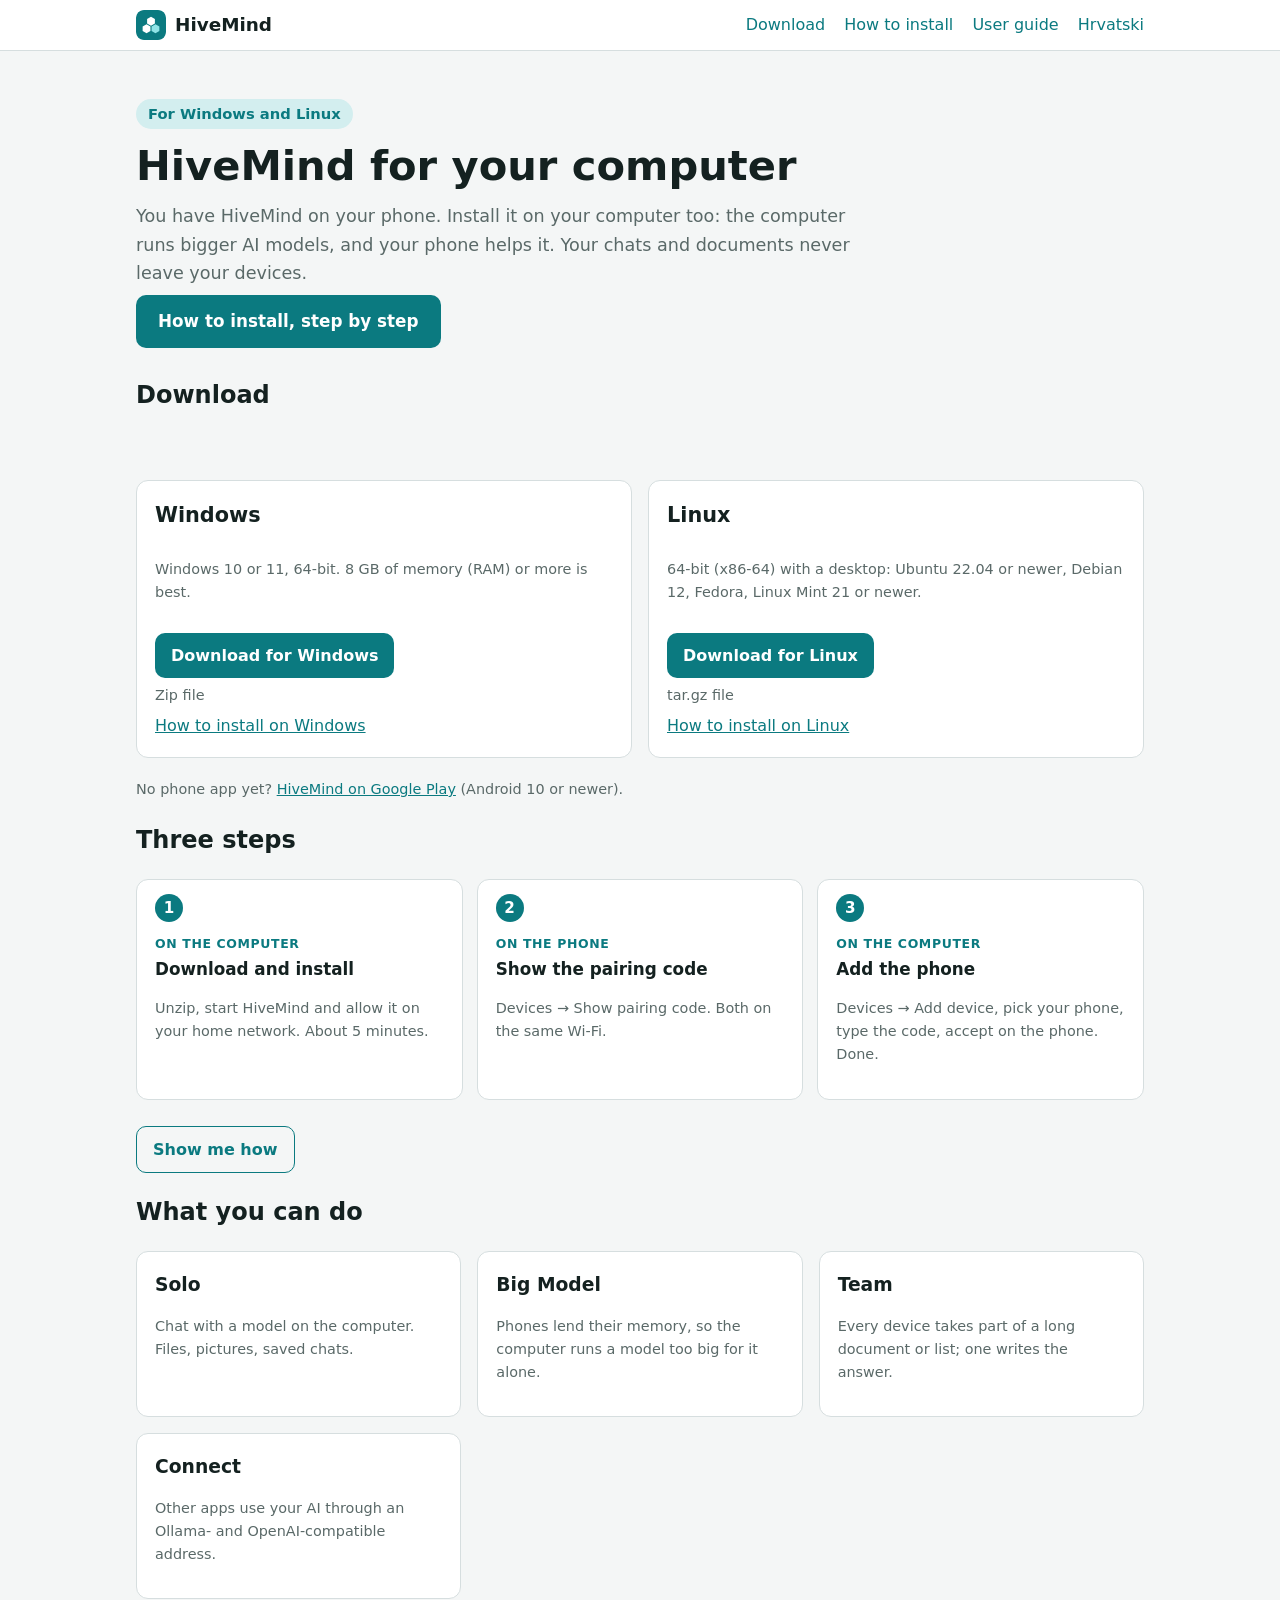
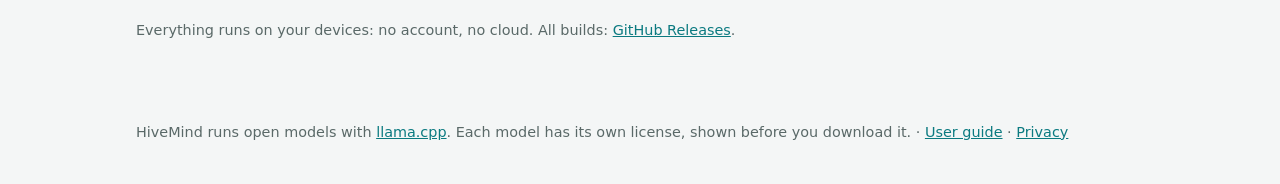
<file: index.html>
<!doctype html>
<html lang="en" data-repo="kreso19052026/hivemind-apps">
<head>
  <meta charset="utf-8">
  <meta name="viewport" content="width=device-width, initial-scale=1">
  <title>HiveMind for your computer</title>
  <meta name="description" content="Download HiveMind for Windows or Linux and use it together with your phone. Step-by-step install guide.">
  <link rel="icon" href="img/icon.svg" type="image/svg+xml">
  <link rel="icon" href="img/icon.png" type="image/png">
  <link rel="stylesheet" href="style.css">
</head>
<body>
<header class="top"><div class="in">
  <a class="brand" href="./"><img src="img/icon.svg" alt="">HiveMind</a>
  <nav>
    <a href="#download">Download</a>
    <a href="install.html">How to install</a>
    <a href="guide.html">User guide</a>
    <a href="hr/" lang="hr">Hrvatski</a>
  </nav>
</div></header>

<main>
  <div class="hero">
    <span class="tag">For Windows and Linux</span>
    <h1>HiveMind for your computer</h1>
    <p>You have HiveMind on your phone. Install it on your computer too: the computer runs bigger AI models, and your phone helps it. Your chats and documents never leave your devices.</p>
    <p><a class="btn big" href="install.html">How to install, step by step</a></p>
  </div>

  <h2 id="download">Download</h2>
  <p id="release" class="muted"></p>
  <div class="grid">
    <div class="card os-card">
      <h3>Windows</h3>
      <p class="muted small">Windows 10 or 11, 64-bit. 8 GB of memory (RAM) or more is best.</p>
      <a class="btn" href="https://github.com/kreso19052026/hivemind-apps/releases/latest/download/HiveMind-windows-x64.zip">Download for Windows</a>
      <span class="muted small">Zip file <span data-size="HiveMind-windows-x64.zip"></span></span>
      <a href="install.html#windows">How to install on Windows</a>
    </div>
    <div class="card os-card">
      <h3>Linux</h3>
      <p class="muted small">64-bit (x86-64) with a desktop: Ubuntu 22.04 or newer, Debian 12, Fedora, Linux Mint 21 or newer.</p>
      <a class="btn" href="https://github.com/kreso19052026/hivemind-apps/releases/latest/download/HiveMind-linux-x64.tar.gz">Download for Linux</a>
      <span class="muted small">tar.gz file <span data-size="HiveMind-linux-x64.tar.gz"></span></span>
      <a href="install.html#linux">How to install on Linux</a>
    </div>
  </div>
  <p class="small muted">No phone app yet? <a href="https://play.google.com/store/apps/details?id=com.kozotechnology.hivemind">HiveMind on Google Play</a> (Android 10 or newer).</p>

  <h2>Three steps</h2>
  <div class="flow">
    <div class="card"><span class="where">On the computer</span><h3>Download and install</h3><p class="muted small">Unzip, start HiveMind and allow it on your home network. About 5 minutes.</p></div>
    <div class="card"><span class="where">On the phone</span><h3>Show the pairing code</h3><p class="muted small">Devices → Show pairing code. Both on the same Wi‑Fi.</p></div>
    <div class="card"><span class="where">On the computer</span><h3>Add the phone</h3><p class="muted small">Devices → Add device, pick your phone, type the code, accept on the phone. Done.</p></div>
  </div>
  <p><a class="btn secondary" href="install.html">Show me how</a></p>

  <h2>What you can do</h2>
  <div class="grid">
    <div class="card"><h3>Solo</h3><p class="muted small">Chat with a model on the computer. Files, pictures, saved chats.</p></div>
    <div class="card"><h3>Big Model</h3><p class="muted small">Phones lend their memory, so the computer runs a model too big for it alone.</p></div>
    <div class="card"><h3>Team</h3><p class="muted small">Every device takes part of a long document or list; one writes the answer.</p></div>
    <div class="card"><h3>Connect</h3><p class="muted small">Other apps use your AI through an Ollama- and OpenAI-compatible address.</p></div>
  </div>
  <p class="small muted">Everything runs on your devices: no account, no cloud. All builds: <a href="https://github.com/kreso19052026/hivemind-apps/releases">GitHub Releases</a>.</p>
</main>
<footer>HiveMind runs open models with <a href="https://github.com/ggml-org/llama.cpp">llama.cpp</a>. Each model has its own license, shown before you download it. · <a href="guide.html">User guide</a> · <a href="privacy.html">Privacy</a></footer>
<script src="app.js"></script>
</body>
</html>
</file>
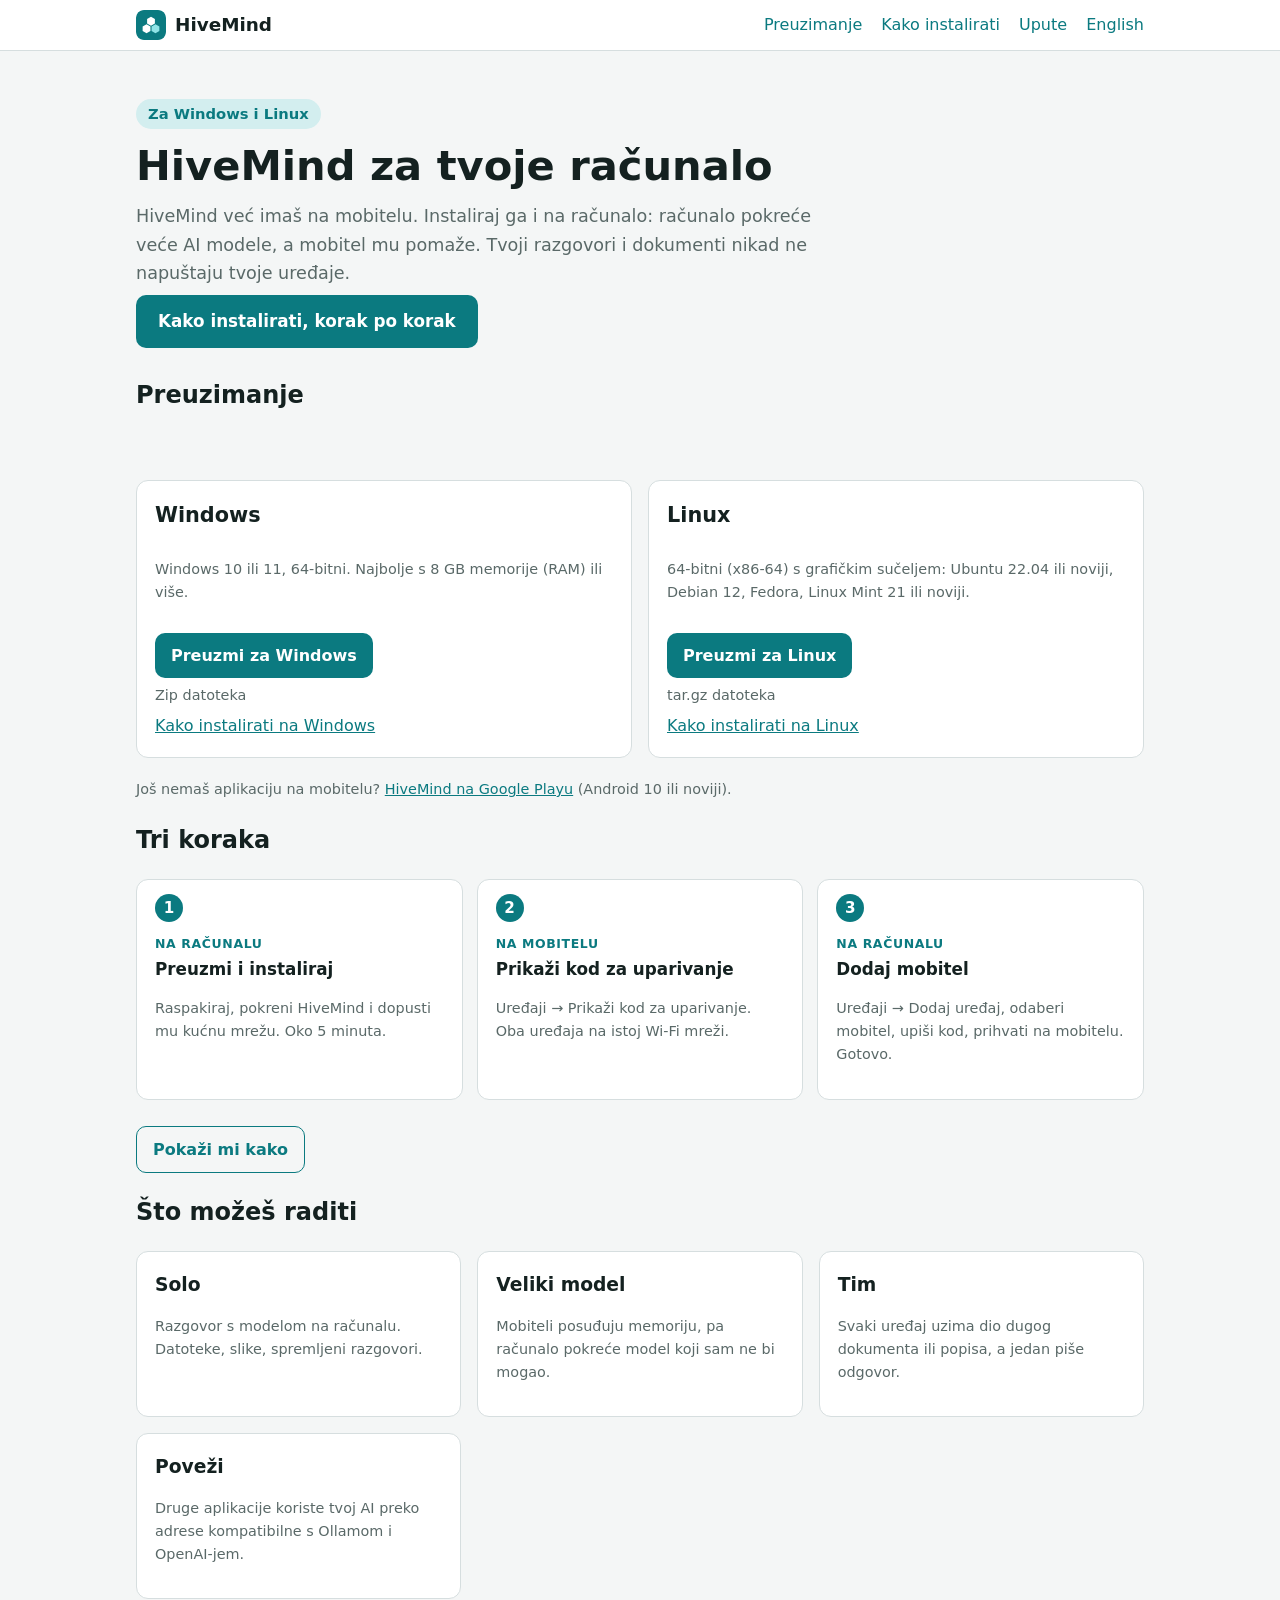
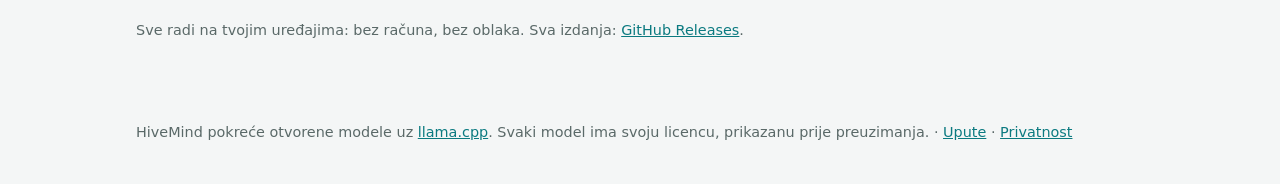
<file: hr/index.html>
<!doctype html>
<html lang="hr" data-repo="kreso19052026/hivemind-apps">
<head>
  <meta charset="utf-8">
  <meta name="viewport" content="width=device-width, initial-scale=1">
  <title>HiveMind za tvoje računalo</title>
  <meta name="description" content="Preuzmi HiveMind za Windows ili Linux i koristi ga zajedno s mobitelom. Upute za instalaciju korak po korak.">
  <link rel="icon" href="../img/icon.svg" type="image/svg+xml">
  <link rel="icon" href="../img/icon.png" type="image/png">
  <link rel="stylesheet" href="../style.css">
</head>
<body>
<header class="top"><div class="in">
  <a class="brand" href="./"><img src="../img/icon.svg" alt="">HiveMind</a>
  <nav>
    <a href="#download">Preuzimanje</a>
    <a href="install.html">Kako instalirati</a>
    <a href="guide.html">Upute</a>
    <a href="../" lang="en">English</a>
  </nav>
</div></header>

<main>
  <div class="hero">
    <span class="tag">Za Windows i Linux</span>
    <h1>HiveMind za tvoje računalo</h1>
    <p>HiveMind već imaš na mobitelu. Instaliraj ga i na računalo: računalo pokreće veće AI modele, a mobitel mu pomaže. Tvoji razgovori i dokumenti nikad ne napuštaju tvoje uređaje.</p>
    <p><a class="btn big" href="install.html">Kako instalirati, korak po korak</a></p>
  </div>

  <h2 id="download">Preuzimanje</h2>
  <p id="release" class="muted"></p>
  <div class="grid">
    <div class="card os-card">
      <h3>Windows</h3>
      <p class="muted small">Windows 10 ili 11, 64-bitni. Najbolje s 8 GB memorije (RAM) ili više.</p>
      <a class="btn" href="https://github.com/kreso19052026/hivemind-apps/releases/latest/download/HiveMind-windows-x64.zip">Preuzmi za Windows</a>
      <span class="muted small">Zip datoteka <span data-size="HiveMind-windows-x64.zip"></span></span>
      <a href="install.html#windows">Kako instalirati na Windows</a>
    </div>
    <div class="card os-card">
      <h3>Linux</h3>
      <p class="muted small">64-bitni (x86-64) s grafičkim sučeljem: Ubuntu 22.04 ili noviji, Debian 12, Fedora, Linux Mint 21 ili noviji.</p>
      <a class="btn" href="https://github.com/kreso19052026/hivemind-apps/releases/latest/download/HiveMind-linux-x64.tar.gz">Preuzmi za Linux</a>
      <span class="muted small">tar.gz datoteka <span data-size="HiveMind-linux-x64.tar.gz"></span></span>
      <a href="install.html#linux">Kako instalirati na Linux</a>
    </div>
  </div>
  <p class="small muted">Još nemaš aplikaciju na mobitelu? <a href="https://play.google.com/store/apps/details?id=com.kozotechnology.hivemind">HiveMind na Google Playu</a> (Android 10 ili noviji).</p>

  <h2>Tri koraka</h2>
  <div class="flow">
    <div class="card"><span class="where">Na računalu</span><h3>Preuzmi i instaliraj</h3><p class="muted small">Raspakiraj, pokreni HiveMind i dopusti mu kućnu mrežu. Oko 5 minuta.</p></div>
    <div class="card"><span class="where">Na mobitelu</span><h3>Prikaži kod za uparivanje</h3><p class="muted small">Uređaji → Prikaži kod za uparivanje. Oba uređaja na istoj Wi‑Fi mreži.</p></div>
    <div class="card"><span class="where">Na računalu</span><h3>Dodaj mobitel</h3><p class="muted small">Uređaji → Dodaj uređaj, odaberi mobitel, upiši kod, prihvati na mobitelu. Gotovo.</p></div>
  </div>
  <p><a class="btn secondary" href="install.html">Pokaži mi kako</a></p>

  <h2>Što možeš raditi</h2>
  <div class="grid">
    <div class="card"><h3>Solo</h3><p class="muted small">Razgovor s modelom na računalu. Datoteke, slike, spremljeni razgovori.</p></div>
    <div class="card"><h3>Veliki model</h3><p class="muted small">Mobiteli posuđuju memoriju, pa računalo pokreće model koji sam ne bi mogao.</p></div>
    <div class="card"><h3>Tim</h3><p class="muted small">Svaki uređaj uzima dio dugog dokumenta ili popisa, a jedan piše odgovor.</p></div>
    <div class="card"><h3>Poveži</h3><p class="muted small">Druge aplikacije koriste tvoj AI preko adrese kompatibilne s Ollamom i OpenAI-jem.</p></div>
  </div>
  <p class="small muted">Sve radi na tvojim uređajima: bez računa, bez oblaka. Sva izdanja: <a href="https://github.com/kreso19052026/hivemind-apps/releases">GitHub Releases</a>.</p>
</main>
<footer>HiveMind pokreće otvorene modele uz <a href="https://github.com/ggml-org/llama.cpp">llama.cpp</a>. Svaki model ima svoju licencu, prikazanu prije preuzimanja. · <a href="guide.html">Upute</a> · <a href="../privacy.html">Privatnost</a></footer>
<script src="../app.js"></script>
</body>
</html>
</file>
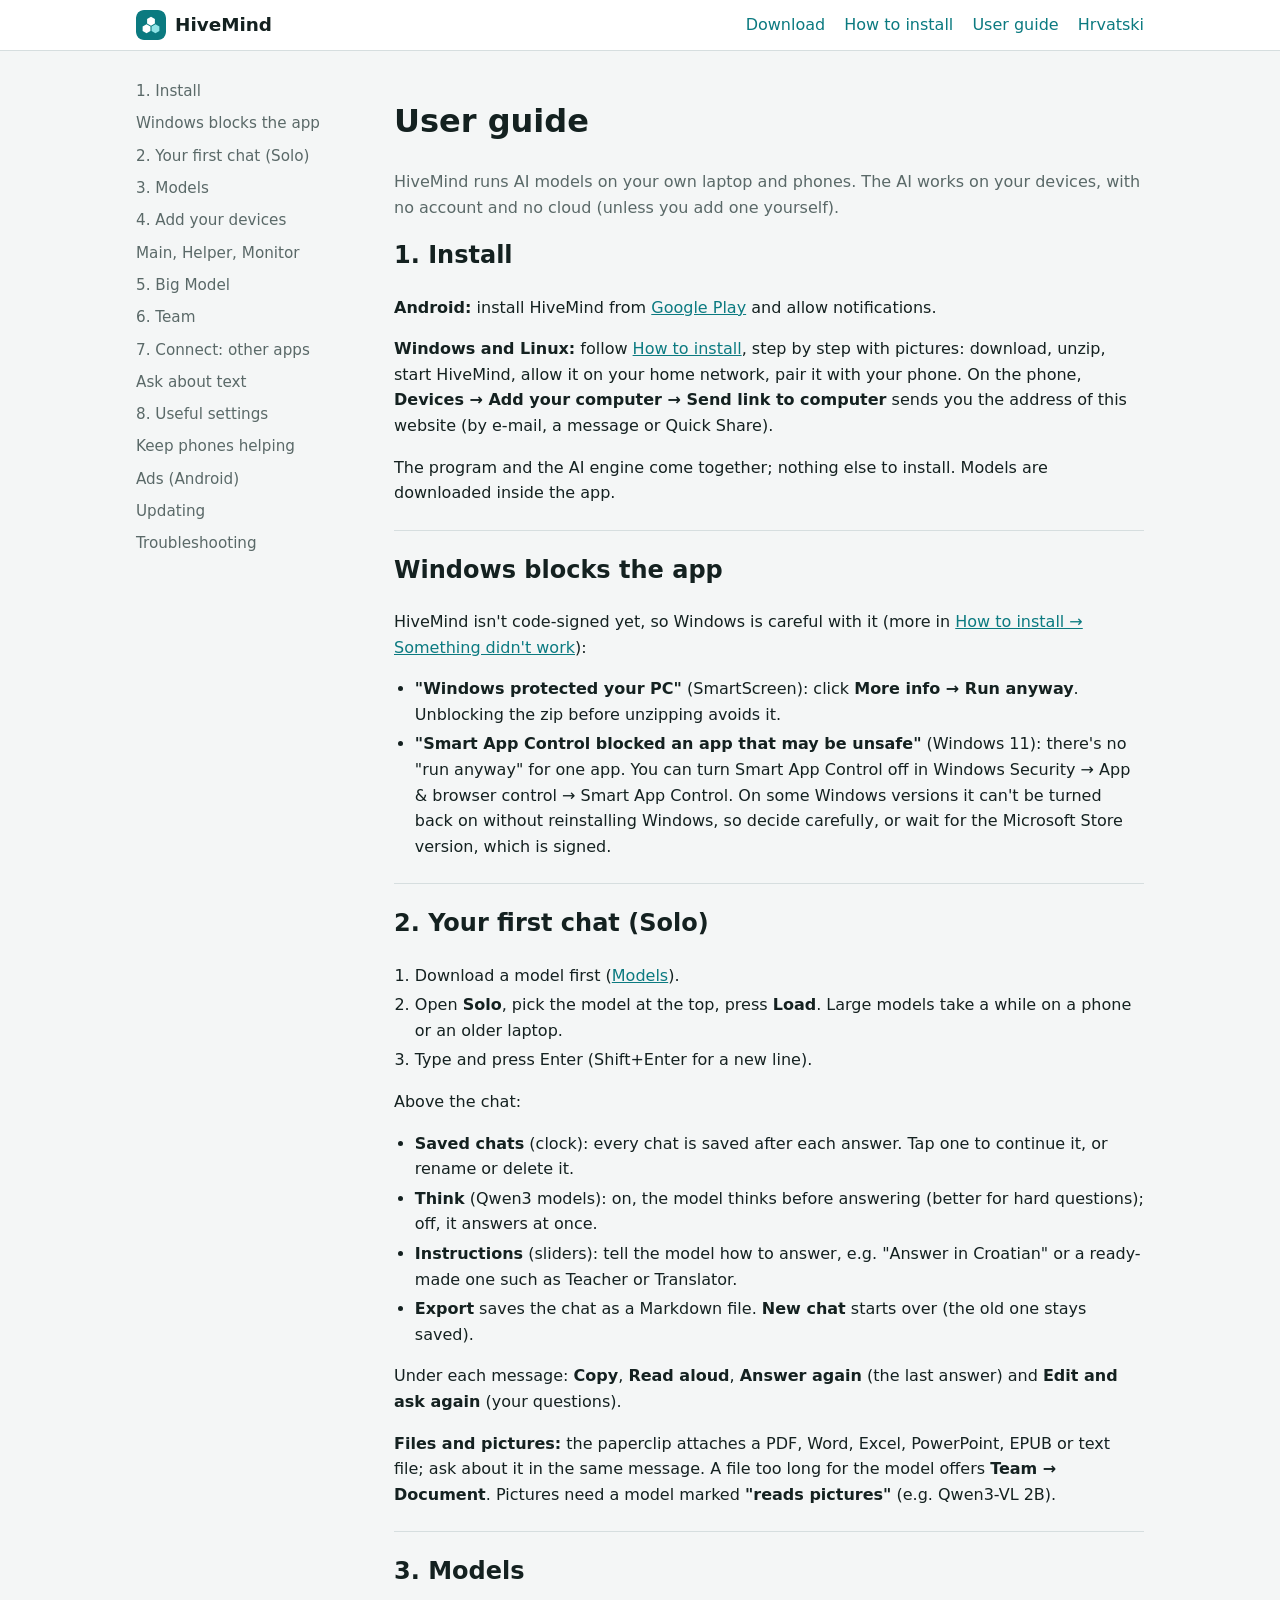
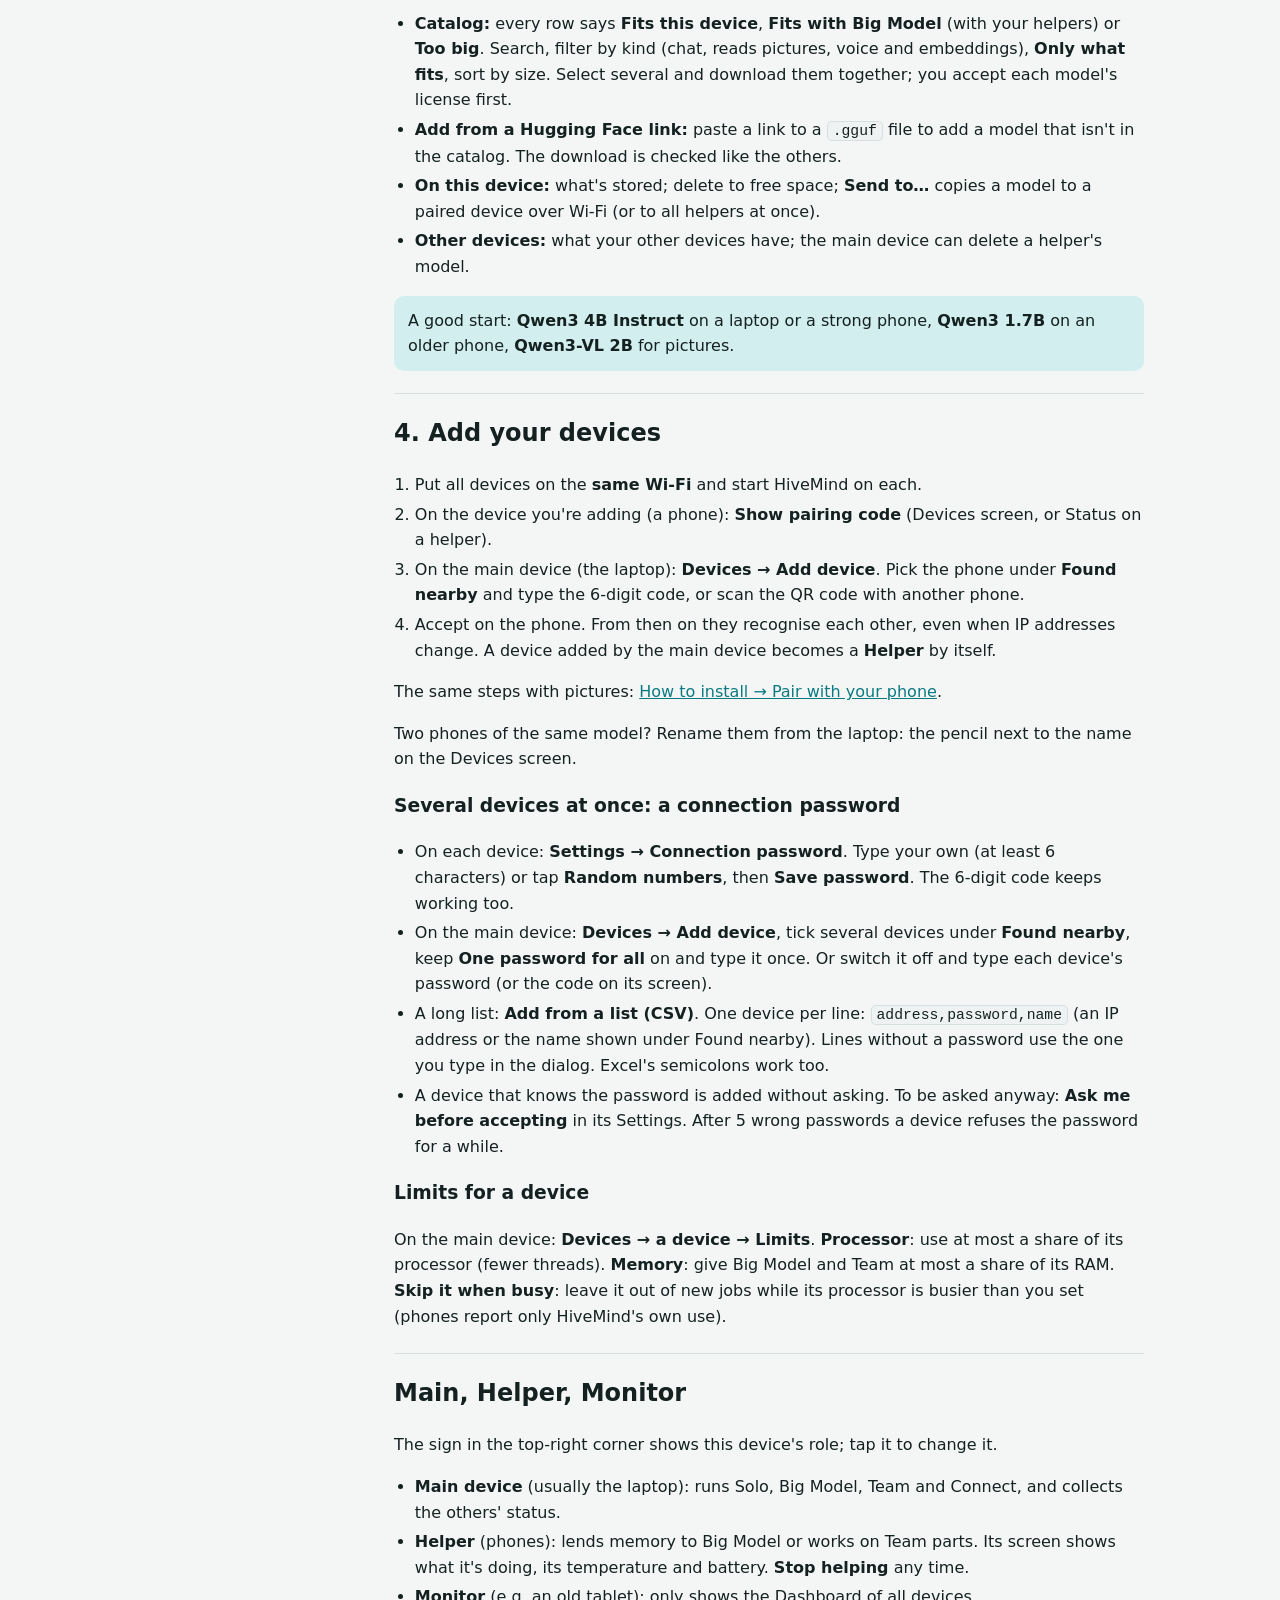
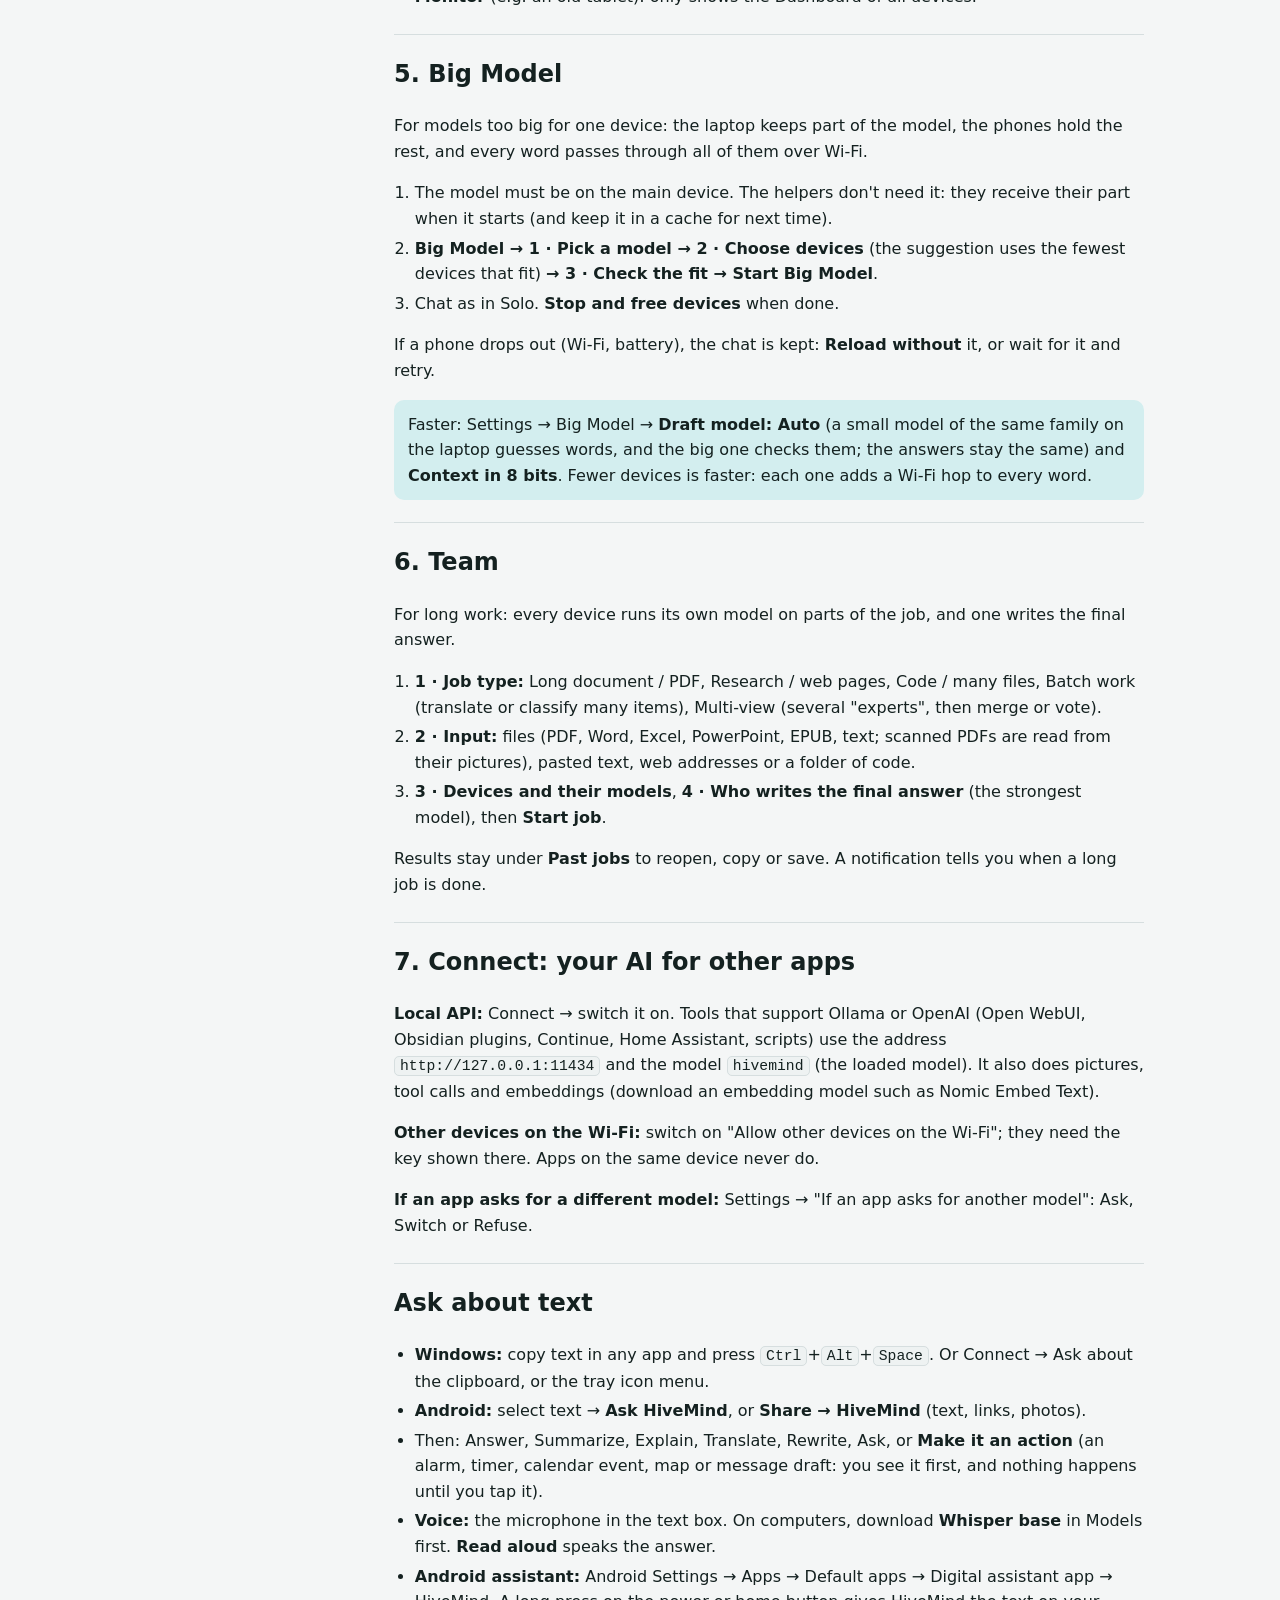
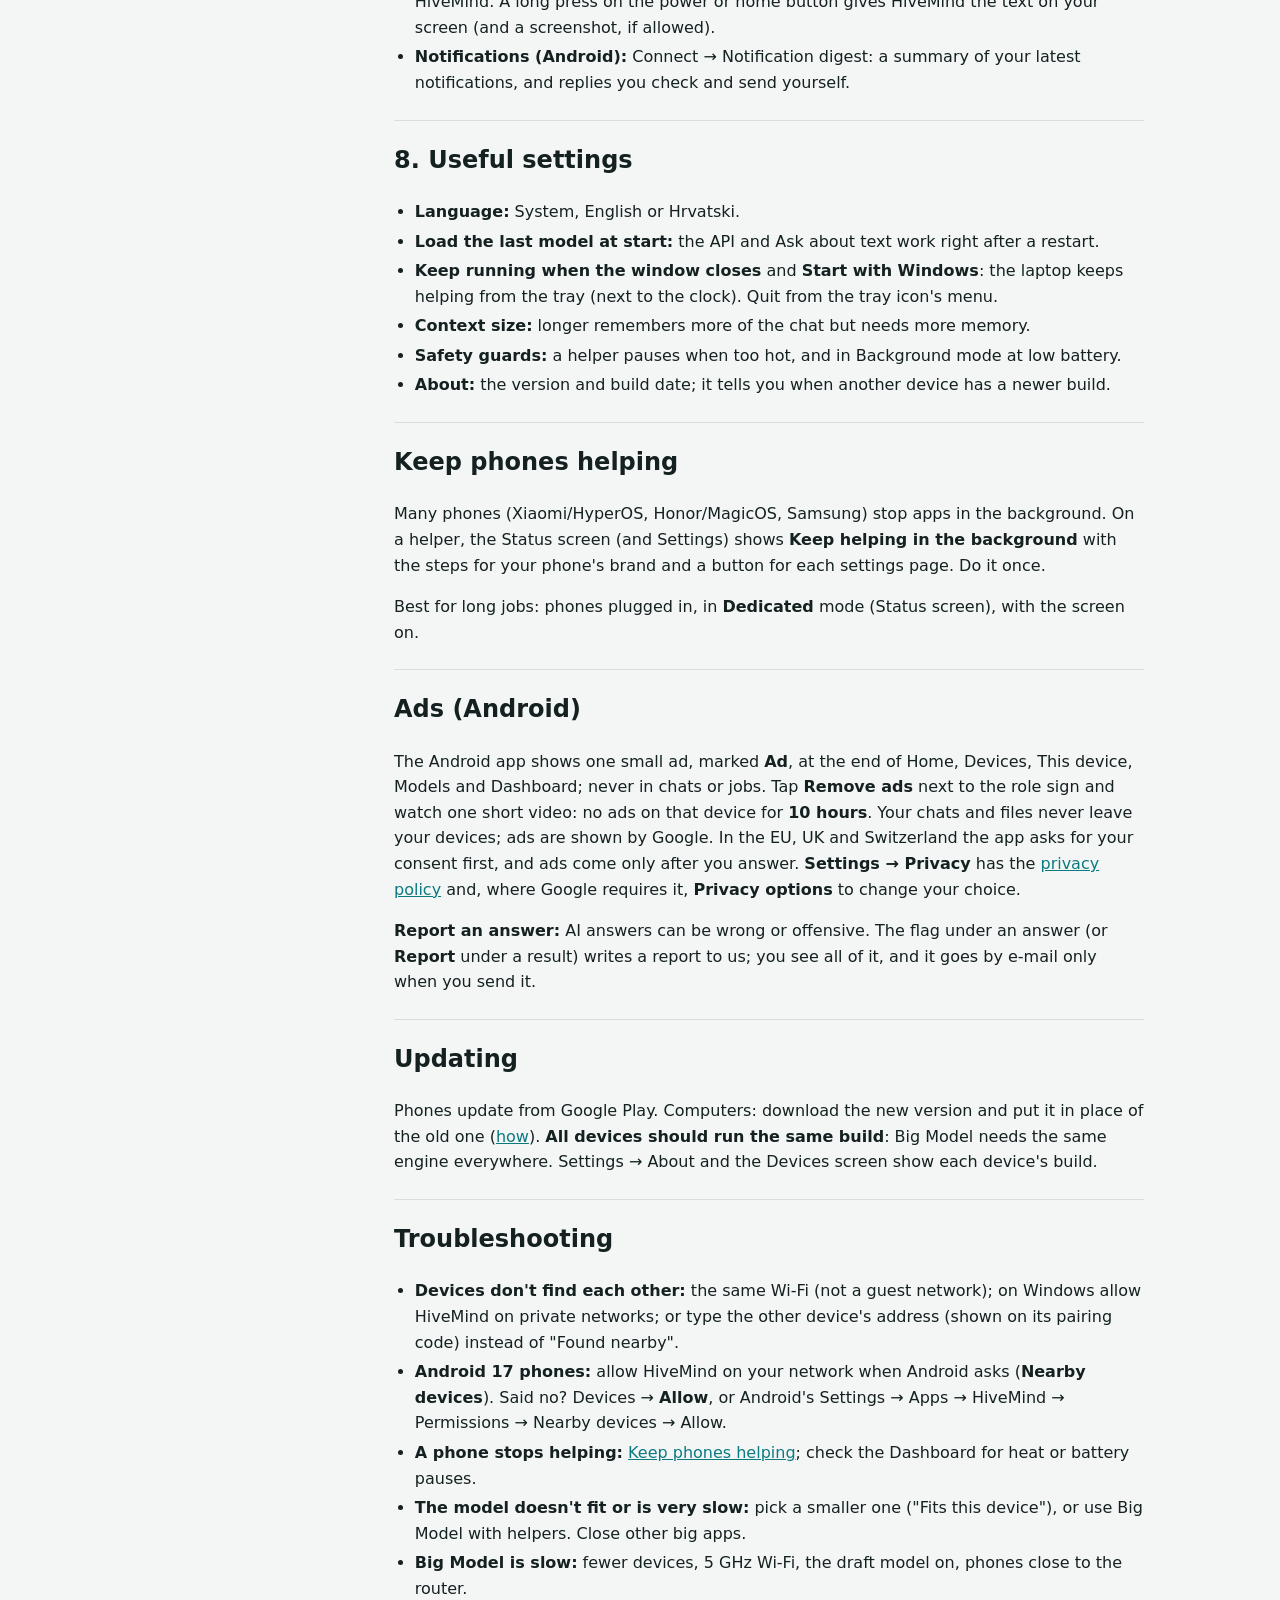
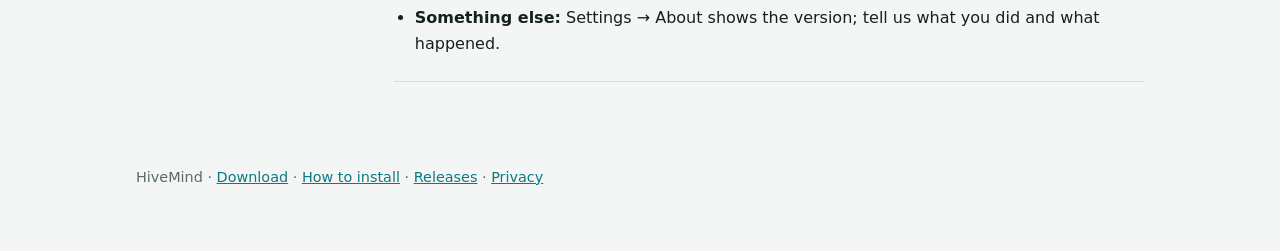
<file: guide.html>
<!doctype html>
<html lang="en" data-repo="kreso19052026/hivemind-apps">
<head>
  <meta charset="utf-8">
  <meta name="viewport" content="width=device-width, initial-scale=1">
  <title>HiveMind user guide</title>
  <meta name="description" content="How to install and use HiveMind: Solo, Big Model, Team, Connect, pairing devices and troubleshooting.">
  <link rel="icon" href="img/icon.svg" type="image/svg+xml">
  <link rel="icon" href="img/icon.png" type="image/png">
  <link rel="stylesheet" href="style.css">
</head>
<body>
<header class="top"><div class="in">
  <a class="brand" href="./"><img src="img/icon.svg" alt="">HiveMind</a>
  <nav>
    <a href="./#download">Download</a>
    <a href="install.html">How to install</a>
    <a href="guide.html">User guide</a>
    <a href="hr/guide.html" lang="hr">Hrvatski</a>
  </nav>
</div></header>

<main class="guide">
  <aside>
    <a href="#install">1. Install</a>
    <a href="#windows-blocked">Windows blocks the app</a>
    <a href="#solo">2. Your first chat (Solo)</a>
    <a href="#models">3. Models</a>
    <a href="#devices">4. Add your devices</a>
    <a href="#roles">Main, Helper, Monitor</a>
    <a href="#big-model">5. Big Model</a>
    <a href="#team">6. Team</a>
    <a href="#connect">7. Connect: other apps</a>
    <a href="#ask">Ask about text</a>
    <a href="#settings">8. Useful settings</a>
    <a href="#phones">Keep phones helping</a>
    <a href="#ads">Ads (Android)</a>
    <a href="#update">Updating</a>
    <a href="#trouble">Troubleshooting</a>
  </aside>

  <div>
    <h1>User guide</h1>
    <p class="muted">HiveMind runs AI models on your own laptop and phones. The AI works on your devices, with no account and no cloud (unless you add one yourself).</p>

    <section id="install">
      <h2>1. Install</h2>
      <p><b>Android:</b> install HiveMind from <a href="https://play.google.com/store/apps/details?id=com.kozotechnology.hivemind">Google Play</a> and allow notifications.</p>
      <p><b>Windows and Linux:</b> follow <a href="install.html">How to install</a>, step by step with pictures: download, unzip, start HiveMind, allow it on your home network, pair it with your phone. On the phone, <b>Devices → Add your computer → Send link to computer</b> sends you the address of this website (by e-mail, a message or Quick Share).</p>
      <p>The program and the AI engine come together; nothing else to install. Models are downloaded inside the app.</p>
    </section>

    <section id="windows-blocked">
      <h2>Windows blocks the app</h2>
      <p>HiveMind isn't code-signed yet, so Windows is careful with it (more in <a href="install.html#trouble">How to install → Something didn't work</a>):</p>
      <ul>
        <li><b>"Windows protected your PC"</b> (SmartScreen): click <b>More info → Run anyway</b>. Unblocking the zip before unzipping avoids it.</li>
        <li><b>"Smart App Control blocked an app that may be unsafe"</b> (Windows 11): there's no "run anyway" for one app. You can turn Smart App Control off in Windows Security → App &amp; browser control → Smart App Control. On some Windows versions it can't be turned back on without reinstalling Windows, so decide carefully, or wait for the Microsoft Store version, which is signed.</li>
      </ul>
    </section>

    <section id="solo">
      <h2>2. Your first chat (Solo)</h2>
      <ol>
        <li>Download a model first (<a href="#models">Models</a>).</li>
        <li>Open <b>Solo</b>, pick the model at the top, press <b>Load</b>. Large models take a while on a phone or an older laptop.</li>
        <li>Type and press Enter (Shift+Enter for a new line).</li>
      </ol>
      <p>Above the chat:</p>
      <ul>
        <li><b>Saved chats</b> (clock): every chat is saved after each answer. Tap one to continue it, or rename or delete it.</li>
        <li><b>Think</b> (Qwen3 models): on, the model thinks before answering (better for hard questions); off, it answers at once.</li>
        <li><b>Instructions</b> (sliders): tell the model how to answer, e.g. "Answer in Croatian" or a ready-made one such as Teacher or Translator.</li>
        <li><b>Export</b> saves the chat as a Markdown file. <b>New chat</b> starts over (the old one stays saved).</li>
      </ul>
      <p>Under each message: <b>Copy</b>, <b>Read aloud</b>, <b>Answer again</b> (the last answer) and <b>Edit and ask again</b> (your questions).</p>
      <p><b>Files and pictures:</b> the paperclip attaches a PDF, Word, Excel, PowerPoint, EPUB or text file; ask about it in the same message. A file too long for the model offers <b>Team → Document</b>. Pictures need a model marked <b>"reads pictures"</b> (e.g. Qwen3-VL 2B).</p>
    </section>

    <section id="models">
      <h2>3. Models</h2>
      <ul>
        <li><b>Catalog:</b> every row says <b>Fits this device</b>, <b>Fits with Big Model</b> (with your helpers) or <b>Too big</b>. Search, filter by kind (chat, reads pictures, voice and embeddings), <b>Only what fits</b>, sort by size. Select several and download them together; you accept each model's license first.</li>
        <li><b>Add from a Hugging Face link:</b> paste a link to a <code>.gguf</code> file to add a model that isn't in the catalog. The download is checked like the others.</li>
        <li><b>On this device:</b> what's stored; delete to free space; <b>Send to…</b> copies a model to a paired device over Wi‑Fi (or to all helpers at once).</li>
        <li><b>Other devices:</b> what your other devices have; the main device can delete a helper's model.</li>
      </ul>
      <p class="note">A good start: <b>Qwen3 4B Instruct</b> on a laptop or a strong phone, <b>Qwen3 1.7B</b> on an older phone, <b>Qwen3-VL 2B</b> for pictures.</p>
    </section>

    <section id="devices">
      <h2>4. Add your devices</h2>
      <ol>
        <li>Put all devices on the <b>same Wi‑Fi</b> and start HiveMind on each.</li>
        <li>On the device you're adding (a phone): <b>Show pairing code</b> (Devices screen, or Status on a helper).</li>
        <li>On the main device (the laptop): <b>Devices → Add device</b>. Pick the phone under <b>Found nearby</b> and type the 6-digit code, or scan the QR code with another phone.</li>
        <li>Accept on the phone. From then on they recognise each other, even when IP addresses change. A device added by the main device becomes a <b>Helper</b> by itself.</li>
      </ol>
      <p>The same steps with pictures: <a href="install.html#pair">How to install → Pair with your phone</a>.</p>
      <p>Two phones of the same model? Rename them from the laptop: the pencil next to the name on the Devices screen.</p>
      <h3>Several devices at once: a connection password</h3>
      <ul>
        <li>On each device: <b>Settings → Connection password</b>. Type your own (at least 6 characters) or tap <b>Random numbers</b>, then <b>Save password</b>. The 6-digit code keeps working too.</li>
        <li>On the main device: <b>Devices → Add device</b>, tick several devices under <b>Found nearby</b>, keep <b>One password for all</b> on and type it once. Or switch it off and type each device's password (or the code on its screen).</li>
        <li>A long list: <b>Add from a list (CSV)</b>. One device per line: <code>address,password,name</code> (an IP address or the name shown under Found nearby). Lines without a password use the one you type in the dialog. Excel's semicolons work too.</li>
        <li>A device that knows the password is added without asking. To be asked anyway: <b>Ask me before accepting</b> in its Settings. After 5 wrong passwords a device refuses the password for a while.</li>
      </ul>
      <h3>Limits for a device</h3>
      <p>On the main device: <b>Devices → a device → Limits</b>. <b>Processor</b>: use at most a share of its processor (fewer threads). <b>Memory</b>: give Big Model and Team at most a share of its RAM. <b>Skip it when busy</b>: leave it out of new jobs while its processor is busier than you set (phones report only HiveMind's own use).</p>
    </section>

    <section id="roles">
      <h2>Main, Helper, Monitor</h2>
      <p>The sign in the top-right corner shows this device's role; tap it to change it.</p>
      <ul>
        <li><b>Main device</b> (usually the laptop): runs Solo, Big Model, Team and Connect, and collects the others' status.</li>
        <li><b>Helper</b> (phones): lends memory to Big Model or works on Team parts. Its screen shows what it's doing, its temperature and battery. <b>Stop helping</b> any time.</li>
        <li><b>Monitor</b> (e.g. an old tablet): only shows the Dashboard of all devices.</li>
      </ul>
    </section>

    <section id="big-model">
      <h2>5. Big Model</h2>
      <p>For models too big for one device: the laptop keeps part of the model, the phones hold the rest, and every word passes through all of them over Wi‑Fi.</p>
      <ol>
        <li>The model must be on the main device. The helpers don't need it: they receive their part when it starts (and keep it in a cache for next time).</li>
        <li><b>Big Model → 1 · Pick a model → 2 · Choose devices</b> (the suggestion uses the fewest devices that fit) <b>→ 3 · Check the fit → Start Big Model</b>.</li>
        <li>Chat as in Solo. <b>Stop and free devices</b> when done.</li>
      </ol>
      <p>If a phone drops out (Wi‑Fi, battery), the chat is kept: <b>Reload without</b> it, or wait for it and retry.</p>
      <p class="note">Faster: Settings → Big Model → <b>Draft model: Auto</b> (a small model of the same family on the laptop guesses words, and the big one checks them; the answers stay the same) and <b>Context in 8 bits</b>. Fewer devices is faster: each one adds a Wi‑Fi hop to every word.</p>
    </section>

    <section id="team">
      <h2>6. Team</h2>
      <p>For long work: every device runs its own model on parts of the job, and one writes the final answer.</p>
      <ol>
        <li><b>1 · Job type:</b> Long document / PDF, Research / web pages, Code / many files, Batch work (translate or classify many items), Multi-view (several "experts", then merge or vote).</li>
        <li><b>2 · Input:</b> files (PDF, Word, Excel, PowerPoint, EPUB, text; scanned PDFs are read from their pictures), pasted text, web addresses or a folder of code.</li>
        <li><b>3 · Devices and their models</b>, <b>4 · Who writes the final answer</b> (the strongest model), then <b>Start job</b>.</li>
      </ol>
      <p>Results stay under <b>Past jobs</b> to reopen, copy or save. A notification tells you when a long job is done.</p>
    </section>

    <section id="connect">
      <h2>7. Connect: your AI for other apps</h2>
      <p><b>Local API:</b> Connect → switch it on. Tools that support Ollama or OpenAI (Open WebUI, Obsidian plugins, Continue, Home Assistant, scripts) use the address <code>http://127.0.0.1:11434</code> and the model <code>hivemind</code> (the loaded model). It also does pictures, tool calls and embeddings (download an embedding model such as Nomic Embed Text).</p>
      <p><b>Other devices on the Wi‑Fi:</b> switch on "Allow other devices on the Wi‑Fi"; they need the key shown there. Apps on the same device never do.</p>
      <p><b>If an app asks for a different model:</b> Settings → "If an app asks for another model": Ask, Switch or Refuse.</p>
    </section>

    <section id="ask">
      <h2>Ask about text</h2>
      <ul>
        <li><b>Windows:</b> copy text in any app and press <kbd>Ctrl</kbd>+<kbd>Alt</kbd>+<kbd>Space</kbd>. Or Connect → Ask about the clipboard, or the tray icon menu.</li>
        <li><b>Android:</b> select text → <b>Ask HiveMind</b>, or <b>Share → HiveMind</b> (text, links, photos).</li>
        <li>Then: Answer, Summarize, Explain, Translate, Rewrite, Ask, or <b>Make it an action</b> (an alarm, timer, calendar event, map or message draft: you see it first, and nothing happens until you tap it).</li>
        <li><b>Voice:</b> the microphone in the text box. On computers, download <b>Whisper base</b> in Models first. <b>Read aloud</b> speaks the answer.</li>
        <li><b>Android assistant:</b> Android Settings → Apps → Default apps → Digital assistant app → HiveMind. A long press on the power or home button gives HiveMind the text on your screen (and a screenshot, if allowed).</li>
        <li><b>Notifications (Android):</b> Connect → Notification digest: a summary of your latest notifications, and replies you check and send yourself.</li>
      </ul>
    </section>

    <section id="settings">
      <h2>8. Useful settings</h2>
      <ul>
        <li><b>Language:</b> System, English or Hrvatski.</li>
        <li><b>Load the last model at start:</b> the API and Ask about text work right after a restart.</li>
        <li><b>Keep running when the window closes</b> and <b>Start with Windows</b>: the laptop keeps helping from the tray (next to the clock). Quit from the tray icon's menu.</li>
        <li><b>Context size:</b> longer remembers more of the chat but needs more memory.</li>
        <li><b>Safety guards:</b> a helper pauses when too hot, and in Background mode at low battery.</li>
        <li><b>About:</b> the version and build date; it tells you when another device has a newer build.</li>
      </ul>
    </section>

    <section id="phones">
      <h2>Keep phones helping</h2>
      <p>Many phones (Xiaomi/HyperOS, Honor/MagicOS, Samsung) stop apps in the background. On a helper, the Status screen (and Settings) shows <b>Keep helping in the background</b> with the steps for your phone's brand and a button for each settings page. Do it once.</p>
      <p>Best for long jobs: phones plugged in, in <b>Dedicated</b> mode (Status screen), with the screen on.</p>
    </section>

    <section id="ads">
      <h2>Ads (Android)</h2>
      <p>The Android app shows one small ad, marked <b>Ad</b>, at the end of Home, Devices, This device, Models and Dashboard; never in chats or jobs. Tap <b>Remove ads</b> next to the role sign and watch one short video: no ads on that device for <b>10 hours</b>. Your chats and files never leave your devices; ads are shown by Google. In the EU, UK and Switzerland the app asks for your consent first, and ads come only after you answer. <b>Settings → Privacy</b> has the <a href="privacy.html">privacy policy</a> and, where Google requires it, <b>Privacy options</b> to change your choice.</p>
      <p><b>Report an answer:</b> AI answers can be wrong or offensive. The flag under an answer (or <b>Report</b> under a result) writes a report to us; you see all of it, and it goes by e-mail only when you send it.</p>
    </section>

    <section id="update">
      <h2>Updating</h2>
      <p>Phones update from Google Play. Computers: download the new version and put it in place of the old one (<a href="install.html#update">how</a>). <b>All devices should run the same build</b>: Big Model needs the same engine everywhere. Settings → About and the Devices screen show each device's build.</p>
    </section>

    <section id="trouble">
      <h2>Troubleshooting</h2>
      <ul>
        <li><b>Devices don't find each other:</b> the same Wi‑Fi (not a guest network); on Windows allow HiveMind on private networks; or type the other device's address (shown on its pairing code) instead of "Found nearby".</li>
        <li><b>Android 17 phones:</b> allow HiveMind on your network when Android asks (<b>Nearby devices</b>). Said no? Devices → <b>Allow</b>, or Android's Settings → Apps → HiveMind → Permissions → Nearby devices → Allow.</li>
        <li><b>A phone stops helping:</b> <a href="#phones">Keep phones helping</a>; check the Dashboard for heat or battery pauses.</li>
        <li><b>The model doesn't fit or is very slow:</b> pick a smaller one ("Fits this device"), or use Big Model with helpers. Close other big apps.</li>
        <li><b>Big Model is slow:</b> fewer devices, 5 GHz Wi‑Fi, the draft model on, phones close to the router.</li>
        <li><b>Something else:</b> Settings → About shows the version; tell us what you did and what happened.</li>
      </ul>
    </section>
  </div>
</main>
<footer>HiveMind · <a href="./">Download</a> · <a href="install.html">How to install</a> · <a href="https://github.com/kreso19052026/hivemind-apps/releases">Releases</a> · <a href="privacy.html">Privacy</a></footer>
</body>
</html>
</file>
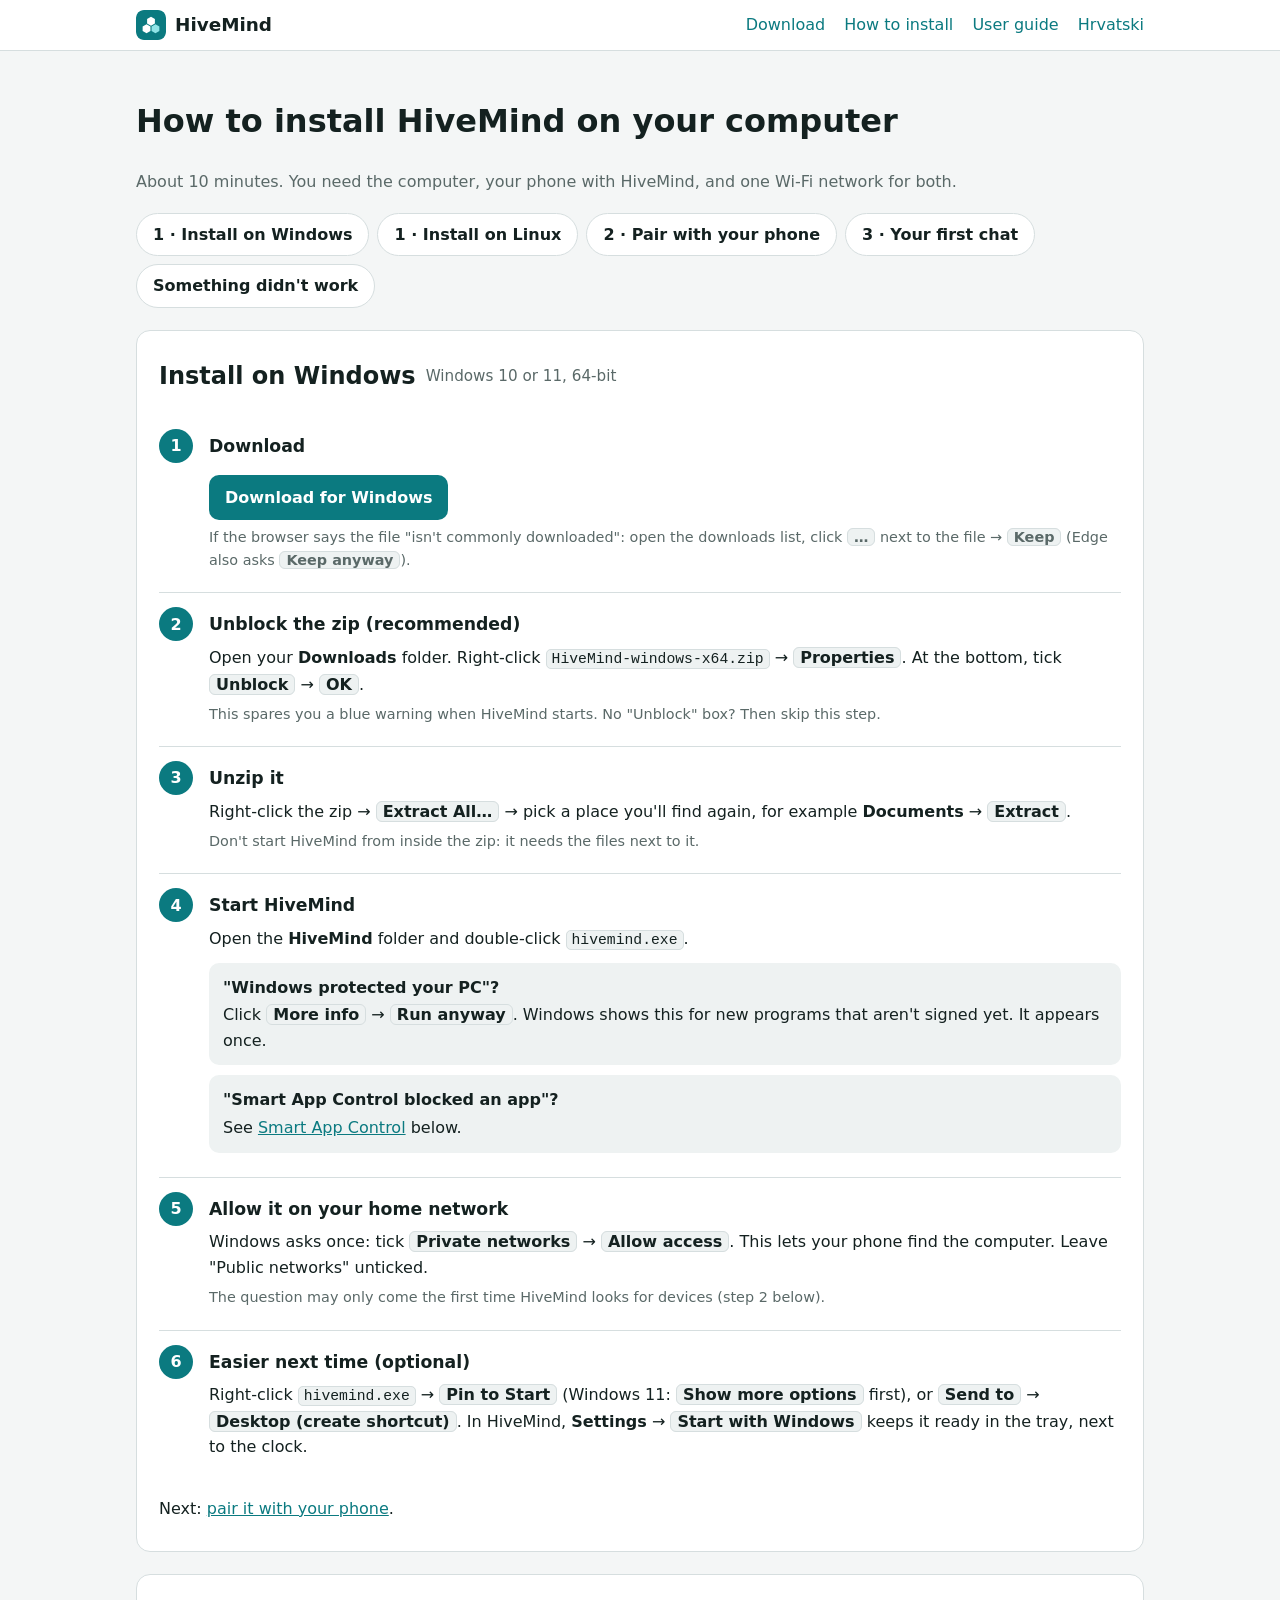
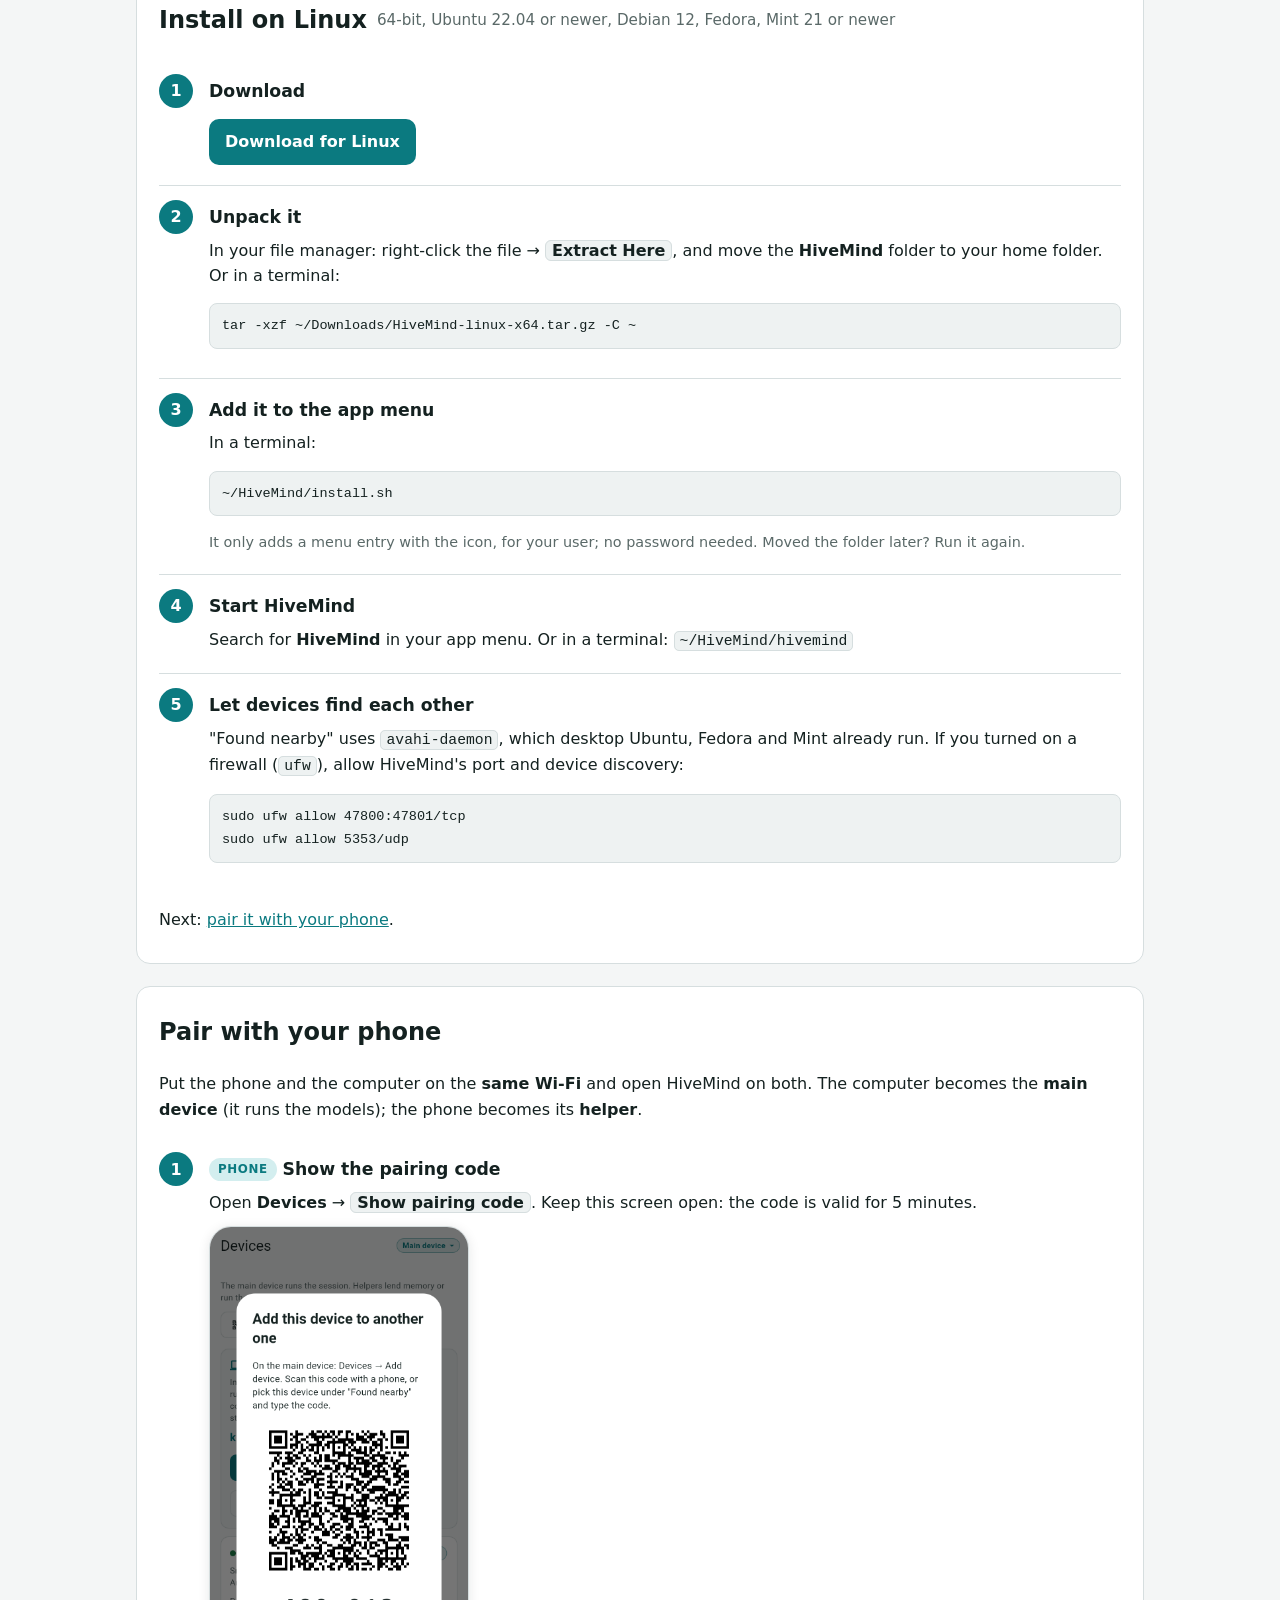
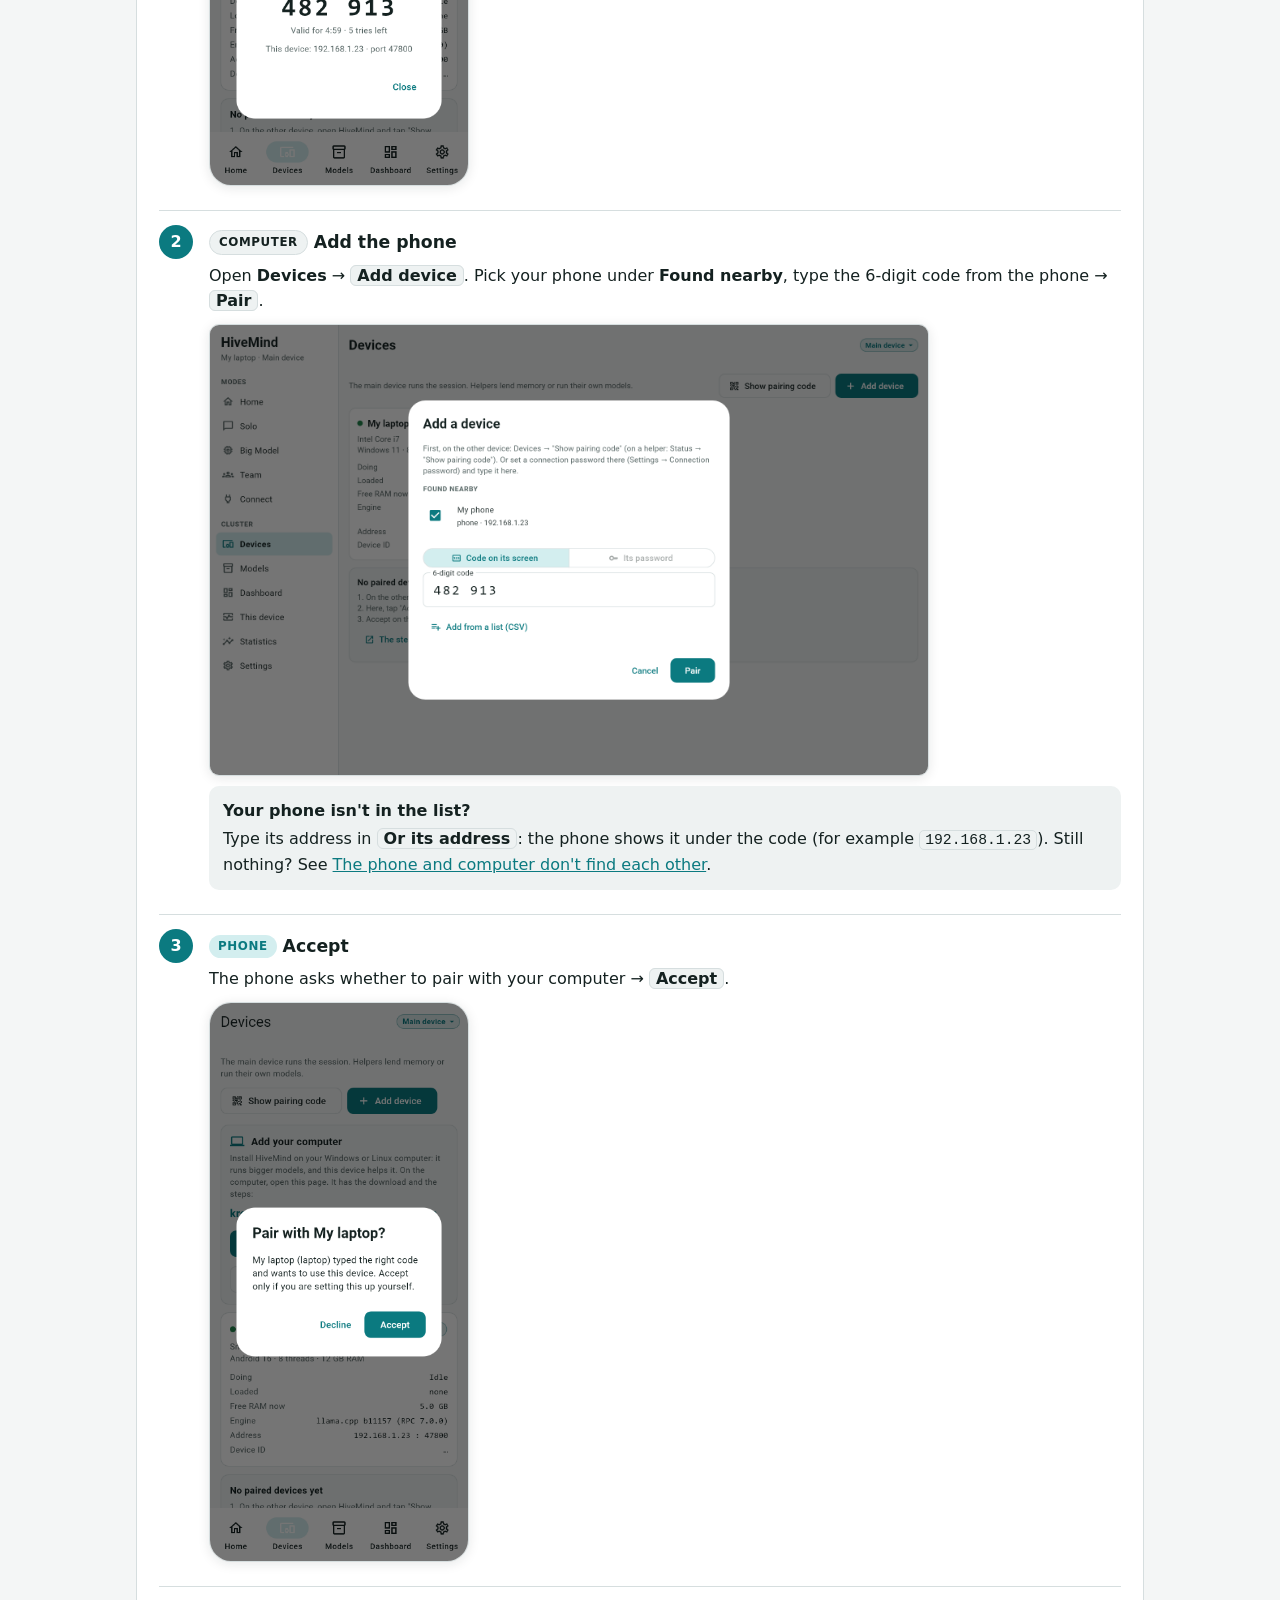
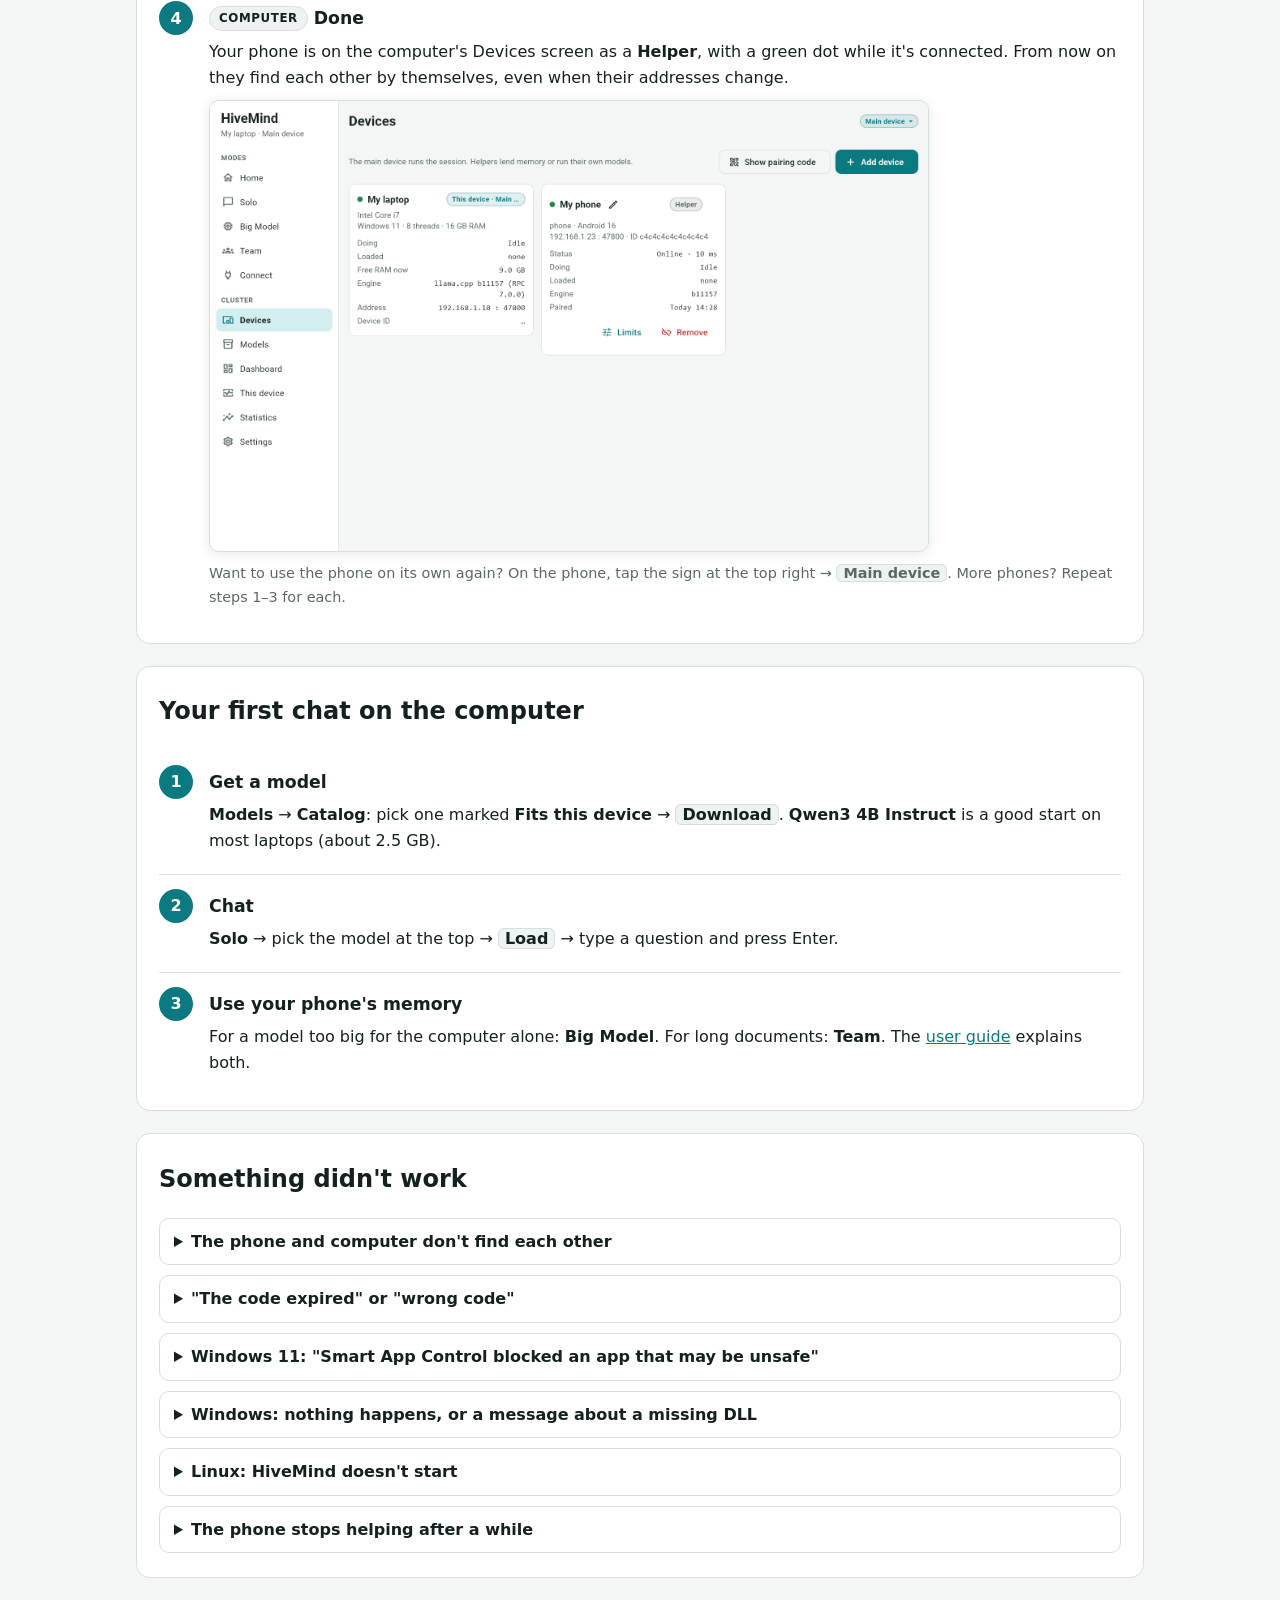
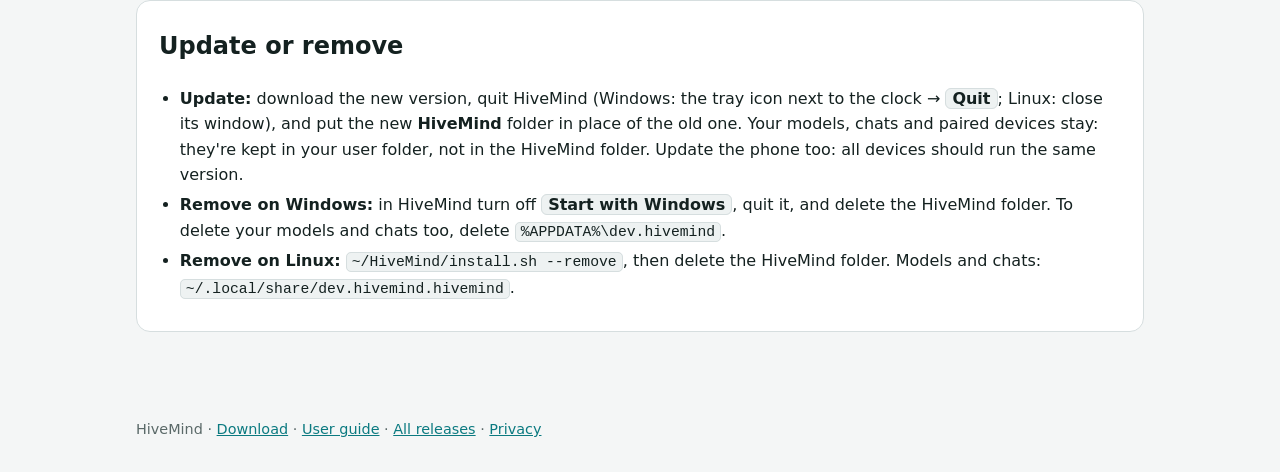
<file: install.html>
<!doctype html>
<html lang="en" data-repo="kreso19052026/hivemind-apps">
<head>
  <meta charset="utf-8">
  <meta name="viewport" content="width=device-width, initial-scale=1">
  <title>How to install HiveMind</title>
  <meta name="description" content="Install HiveMind on Windows or Linux and pair it with your phone, step by step with pictures.">
  <link rel="icon" href="img/icon.svg" type="image/svg+xml">
  <link rel="icon" href="img/icon.png" type="image/png">
  <link rel="stylesheet" href="style.css">
</head>
<body>
<header class="top"><div class="in">
  <a class="brand" href="./"><img src="img/icon.svg" alt="">HiveMind</a>
  <nav>
    <a href="./#download">Download</a>
    <a href="install.html">How to install</a>
    <a href="guide.html">User guide</a>
    <a href="hr/install.html" lang="hr">Hrvatski</a>
  </nav>
</div></header>

<main>
  <h1>How to install HiveMind on your computer</h1>
  <p class="muted">About 10 minutes. You need the computer, your phone with HiveMind, and one Wi‑Fi network for both.</p>
  <div class="tabs">
    <a href="#windows">1 · Install on Windows</a>
    <a href="#linux">1 · Install on Linux</a>
    <a href="#pair">2 · Pair with your phone</a>
    <a href="#first-chat">3 · Your first chat</a>
    <a href="#trouble">Something didn't work</a>
  </div>

  <!-- ============================================================ Windows -->
  <section class="part" id="windows">
    <h2>Install on Windows <span class="muted">Windows 10 or 11, 64-bit</span></h2>
    <ol class="steps">
      <li>
        <h3>Download</h3>
        <p><a class="btn" href="https://github.com/kreso19052026/hivemind-apps/releases/latest/download/HiveMind-windows-x64.zip">Download for Windows</a> <span class="muted small" data-size="HiveMind-windows-x64.zip"></span></p>
        <p class="small muted">If the browser says the file "isn't commonly downloaded": open the downloads list, click <span class="ui">…</span> next to the file → <span class="ui">Keep</span> (Edge also asks <span class="ui">Keep anyway</span>).</p>
      </li>
      <li>
        <h3>Unblock the zip (recommended)</h3>
        <p>Open your <b>Downloads</b> folder. Right-click <code>HiveMind-windows-x64.zip</code> → <span class="ui">Properties</span>. At the bottom, tick <span class="ui">Unblock</span> → <span class="ui">OK</span>.</p>
        <p class="small muted">This spares you a blue warning when HiveMind starts. No "Unblock" box? Then skip this step.</p>
      </li>
      <li>
        <h3>Unzip it</h3>
        <p>Right-click the zip → <span class="ui">Extract All…</span> → pick a place you'll find again, for example <b>Documents</b> → <span class="ui">Extract</span>.</p>
        <p class="small muted">Don't start HiveMind from inside the zip: it needs the files next to it.</p>
      </li>
      <li>
        <h3>Start HiveMind</h3>
        <p>Open the <b>HiveMind</b> folder and double-click <code>hivemind.exe</code>.</p>
        <div class="box"><b>"Windows protected your PC"?</b>Click <span class="ui">More info</span> → <span class="ui">Run anyway</span>. Windows shows this for new programs that aren't signed yet. It appears once.</div>
        <div class="box"><b>"Smart App Control blocked an app"?</b>See <a href="#smart-app-control">Smart App Control</a> below.</div>
      </li>
      <li>
        <h3>Allow it on your home network</h3>
        <p>Windows asks once: tick <span class="ui">Private networks</span> → <span class="ui">Allow access</span>. This lets your phone find the computer. Leave "Public networks" unticked.</p>
        <p class="small muted">The question may only come the first time HiveMind looks for devices (step 2 below).</p>
      </li>
      <li>
        <h3>Easier next time (optional)</h3>
        <p>Right-click <code>hivemind.exe</code> → <span class="ui">Pin to Start</span> (Windows 11: <span class="ui">Show more options</span> first), or <span class="ui">Send to</span> → <span class="ui">Desktop (create shortcut)</span>. In HiveMind, <b>Settings</b> → <span class="ui">Start with Windows</span> keeps it ready in the tray, next to the clock.</p>
      </li>
    </ol>
    <p>Next: <a href="#pair">pair it with your phone</a>.</p>
  </section>

  <!-- ============================================================ Linux -->
  <section class="part" id="linux">
    <h2>Install on Linux <span class="muted">64-bit, Ubuntu 22.04 or newer, Debian 12, Fedora, Mint 21 or newer</span></h2>
    <ol class="steps">
      <li>
        <h3>Download</h3>
        <p><a class="btn" href="https://github.com/kreso19052026/hivemind-apps/releases/latest/download/HiveMind-linux-x64.tar.gz">Download for Linux</a> <span class="muted small" data-size="HiveMind-linux-x64.tar.gz"></span></p>
      </li>
      <li>
        <h3>Unpack it</h3>
        <p>In your file manager: right-click the file → <span class="ui">Extract Here</span>, and move the <b>HiveMind</b> folder to your home folder. Or in a terminal:</p>
        <pre><code>tar -xzf ~/Downloads/HiveMind-linux-x64.tar.gz -C ~</code></pre>
      </li>
      <li>
        <h3>Add it to the app menu</h3>
        <p>In a terminal:</p>
        <pre><code>~/HiveMind/install.sh</code></pre>
        <p class="small muted">It only adds a menu entry with the icon, for your user; no password needed. Moved the folder later? Run it again.</p>
      </li>
      <li>
        <h3>Start HiveMind</h3>
        <p>Search for <b>HiveMind</b> in your app menu. Or in a terminal: <code>~/HiveMind/hivemind</code></p>
      </li>
      <li>
        <h3>Let devices find each other</h3>
        <p>"Found nearby" uses <code>avahi-daemon</code>, which desktop Ubuntu, Fedora and Mint already run. If you turned on a firewall (<code>ufw</code>), allow HiveMind's port and device discovery:</p>
        <pre><code>sudo ufw allow 47800:47801/tcp
sudo ufw allow 5353/udp</code></pre>
      </li>
    </ol>
    <p>Next: <a href="#pair">pair it with your phone</a>.</p>
  </section>

  <!-- ============================================================ Pairing -->
  <section class="part" id="pair">
    <h2>Pair with your phone</h2>
    <p>Put the phone and the computer on the <b>same Wi‑Fi</b> and open HiveMind on both. The computer becomes the <b>main device</b> (it runs the models); the phone becomes its <b>helper</b>.</p>
    <ol class="steps">
      <li>
        <h3><span class="who phone">Phone</span>Show the pairing code</h3>
        <p>Open <b>Devices</b> → <span class="ui">Show pairing code</span>. Keep this screen open: the code is valid for 5 minutes.</p>
        <figure><a href="img/en/phone-pairing-code.png" title="Open full size"><img class="shot phone" src="img/en/phone-pairing-code.png" alt="The phone shows a QR code and the six-digit code 482 913." loading="lazy" width="780" height="1688"></a></figure>
      </li>
      <li>
        <h3><span class="who pc">Computer</span>Add the phone</h3>
        <p>Open <b>Devices</b> → <span class="ui">Add device</span>. Pick your phone under <b>Found nearby</b>, type the 6-digit code from the phone → <span class="ui">Pair</span>.</p>
        <figure><a href="img/en/computer-add-device.png" title="Open full size"><img class="shot pc" src="img/en/computer-add-device.png" alt="On the computer: Add a device, the phone selected under Found nearby, the code typed in." loading="lazy" width="1770" height="1110"></a></figure>
        <div class="box"><b>Your phone isn't in the list?</b>Type its address in <span class="ui">Or its address</span>: the phone shows it under the code (for example <code>192.168.1.23</code>). Still nothing? See <a href="#not-found">The phone and computer don't find each other</a>.</div>
      </li>
      <li>
        <h3><span class="who phone">Phone</span>Accept</h3>
        <p>The phone asks whether to pair with your computer → <span class="ui">Accept</span>.</p>
        <figure><a href="img/en/phone-accept.png" title="Open full size"><img class="shot phone" src="img/en/phone-accept.png" alt="The phone asks: Pair with My laptop? Accept or Decline." loading="lazy" width="780" height="1688"></a></figure>
      </li>
      <li>
        <h3><span class="who pc">Computer</span>Done</h3>
        <p>Your phone is on the computer's Devices screen as a <b>Helper</b>, with a green dot while it's connected. From now on they find each other by themselves, even when their addresses change.</p>
        <figure><a href="img/en/computer-paired.png" title="Open full size"><img class="shot pc" src="img/en/computer-paired.png" alt="The computer's Devices screen: My laptop (this device, main) and My phone (helper, online)." loading="lazy" width="1770" height="1110"></a></figure>
        <p class="small muted">Want to use the phone on its own again? On the phone, tap the sign at the top right → <span class="ui">Main device</span>. More phones? Repeat steps 1–3 for each.</p>
      </li>
    </ol>
  </section>

  <!-- ============================================================ First chat -->
  <section class="part" id="first-chat">
    <h2>Your first chat on the computer</h2>
    <ol class="steps">
      <li><h3>Get a model</h3><p><b>Models</b> → <b>Catalog</b>: pick one marked <b>Fits this device</b> → <span class="ui">Download</span>. <b>Qwen3 4B Instruct</b> is a good start on most laptops (about 2.5 GB).</p></li>
      <li><h3>Chat</h3><p><b>Solo</b> → pick the model at the top → <span class="ui">Load</span> → type a question and press Enter.</p></li>
      <li><h3>Use your phone's memory</h3><p>For a model too big for the computer alone: <b>Big Model</b>. For long documents: <b>Team</b>. The <a href="guide.html">user guide</a> explains both.</p></li>
    </ol>
  </section>

  <!-- ============================================================ Troubleshooting -->
  <section class="part" id="trouble">
    <h2>Something didn't work</h2>

    <details id="not-found">
      <summary>The phone and computer don't find each other</summary>
      <ul>
        <li>Both on the <b>same Wi‑Fi</b>, not a guest network, and HiveMind open on both.</li>
        <li><b>Windows:</b> your Wi‑Fi must be a <b>private</b> network: Settings → Network &amp; internet → Wi‑Fi → your network → <span class="ui">Private network</span>.</li>
        <li><b>Windows:</b> if you clicked "Cancel" when Windows asked about the network: Windows Security → Firewall &amp; network protection → <span class="ui">Allow an app through firewall</span> → <span class="ui">Change settings</span> → tick <b>Private</b> next to every <b>hivemind</b> entry → OK.</li>
        <li><b>Linux:</b> the <code>ufw</code> lines in <a href="#linux">step 5</a>.</li>
        <li>Instead of "Found nearby", type the phone's address (shown under its pairing code).</li>
        <li>Some routers keep devices apart ("AP isolation" or "client isolation"); turn that off in the router, or use another network.</li>
      </ul>
    </details>

    <details>
      <summary>"The code expired" or "wrong code"</summary>
      <p>A code works for 5 minutes and 5 tries. On the phone tap <span class="ui">Show a new code</span> and type the new one.</p>
    </details>

    <details id="smart-app-control">
      <summary>Windows 11: "Smart App Control blocked an app that may be unsafe"</summary>
      <p>Smart App Control blocks every program that isn't signed, and has no "run anyway" for a single program. HiveMind isn't signed yet. You can:</p>
      <ul>
        <li>wait for the signed version of HiveMind (Microsoft Store), or</li>
        <li>turn Smart App Control off: Windows Security → App &amp; browser control → Smart App Control settings → <span class="ui">Off</span>. On some versions of Windows it can't be turned back on without reinstalling Windows, so decide carefully.</li>
      </ul>
    </details>

    <details>
      <summary>Windows: nothing happens, or a message about a missing DLL</summary>
      <p>Make sure you unzipped the whole zip (step 3) and start <code>hivemind.exe</code> from the unzipped <b>HiveMind</b> folder. If your antivirus moved a file to quarantine (for example <code>llama-server.exe</code>, the AI engine), restore it and allow it.</p>
    </details>

    <details>
      <summary>Linux: HiveMind doesn't start</summary>
      <p>Start it in a terminal to see why: <code>~/HiveMind/hivemind</code></p>
      <ul>
        <li><code>libgtk-3.so.0</code> missing: <code>sudo apt install libgtk-3-0</code> (Fedora: <code>sudo dnf install gtk3</code>).</li>
        <li><code>libgomp.so.1</code> missing (the model doesn't load): <code>sudo apt install libgomp1</code> (Fedora: <code>sudo dnf install libgomp</code>).</li>
        <li><code>GLIBC_2.34 not found</code>: your Linux is too old (for example Ubuntu 20.04). Ubuntu 22.04 or newer is needed.</li>
      </ul>
    </details>

    <details>
      <summary>The phone stops helping after a while</summary>
      <p>Many phones stop apps in the background. On the phone, HiveMind shows <b>Keep helping in the background</b> with the steps for your phone's brand; do them once. See <a href="guide.html#phones">Keep phones helping</a>.</p>
    </details>
  </section>

  <!-- ============================================================ Update / remove -->
  <section class="part" id="update">
    <h2>Update or remove</h2>
    <ul>
      <li><b>Update:</b> download the new version, quit HiveMind (Windows: the tray icon next to the clock → <span class="ui">Quit</span>; Linux: close its window), and put the new <b>HiveMind</b> folder in place of the old one. Your models, chats and paired devices stay: they're kept in your user folder, not in the HiveMind folder. Update the phone too: all devices should run the same version.</li>
      <li><b>Remove on Windows:</b> in HiveMind turn off <span class="ui">Start with Windows</span>, quit it, and delete the HiveMind folder. To delete your models and chats too, delete <code>%APPDATA%\dev.hivemind</code>.</li>
      <li><b>Remove on Linux:</b> <code>~/HiveMind/install.sh --remove</code>, then delete the HiveMind folder. Models and chats: <code>~/.local/share/dev.hivemind.hivemind</code>.</li>
    </ul>
  </section>
</main>
<footer>HiveMind · <a href="./">Download</a> · <a href="guide.html">User guide</a> · <a href="https://github.com/kreso19052026/hivemind-apps/releases">All releases</a> · <a href="privacy.html">Privacy</a></footer>
<script src="app.js"></script>
</body>
</html>
</file>
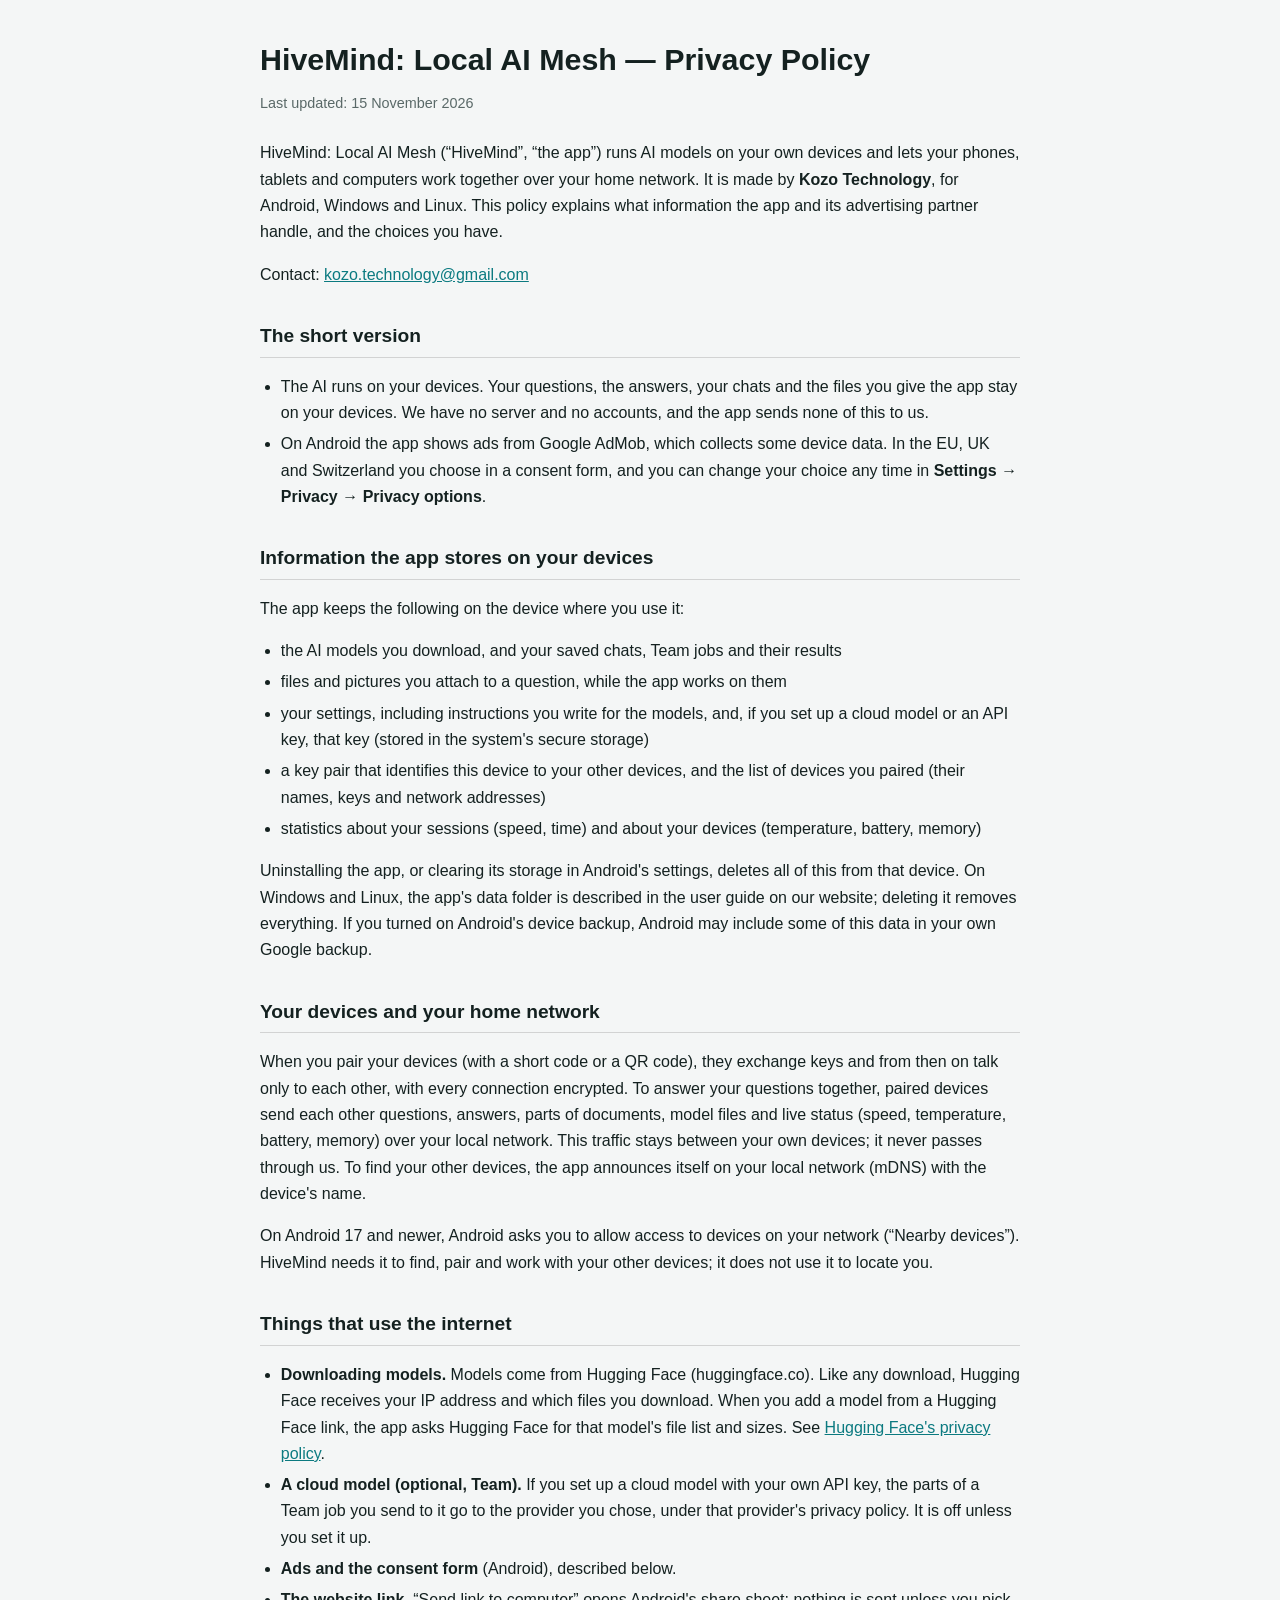
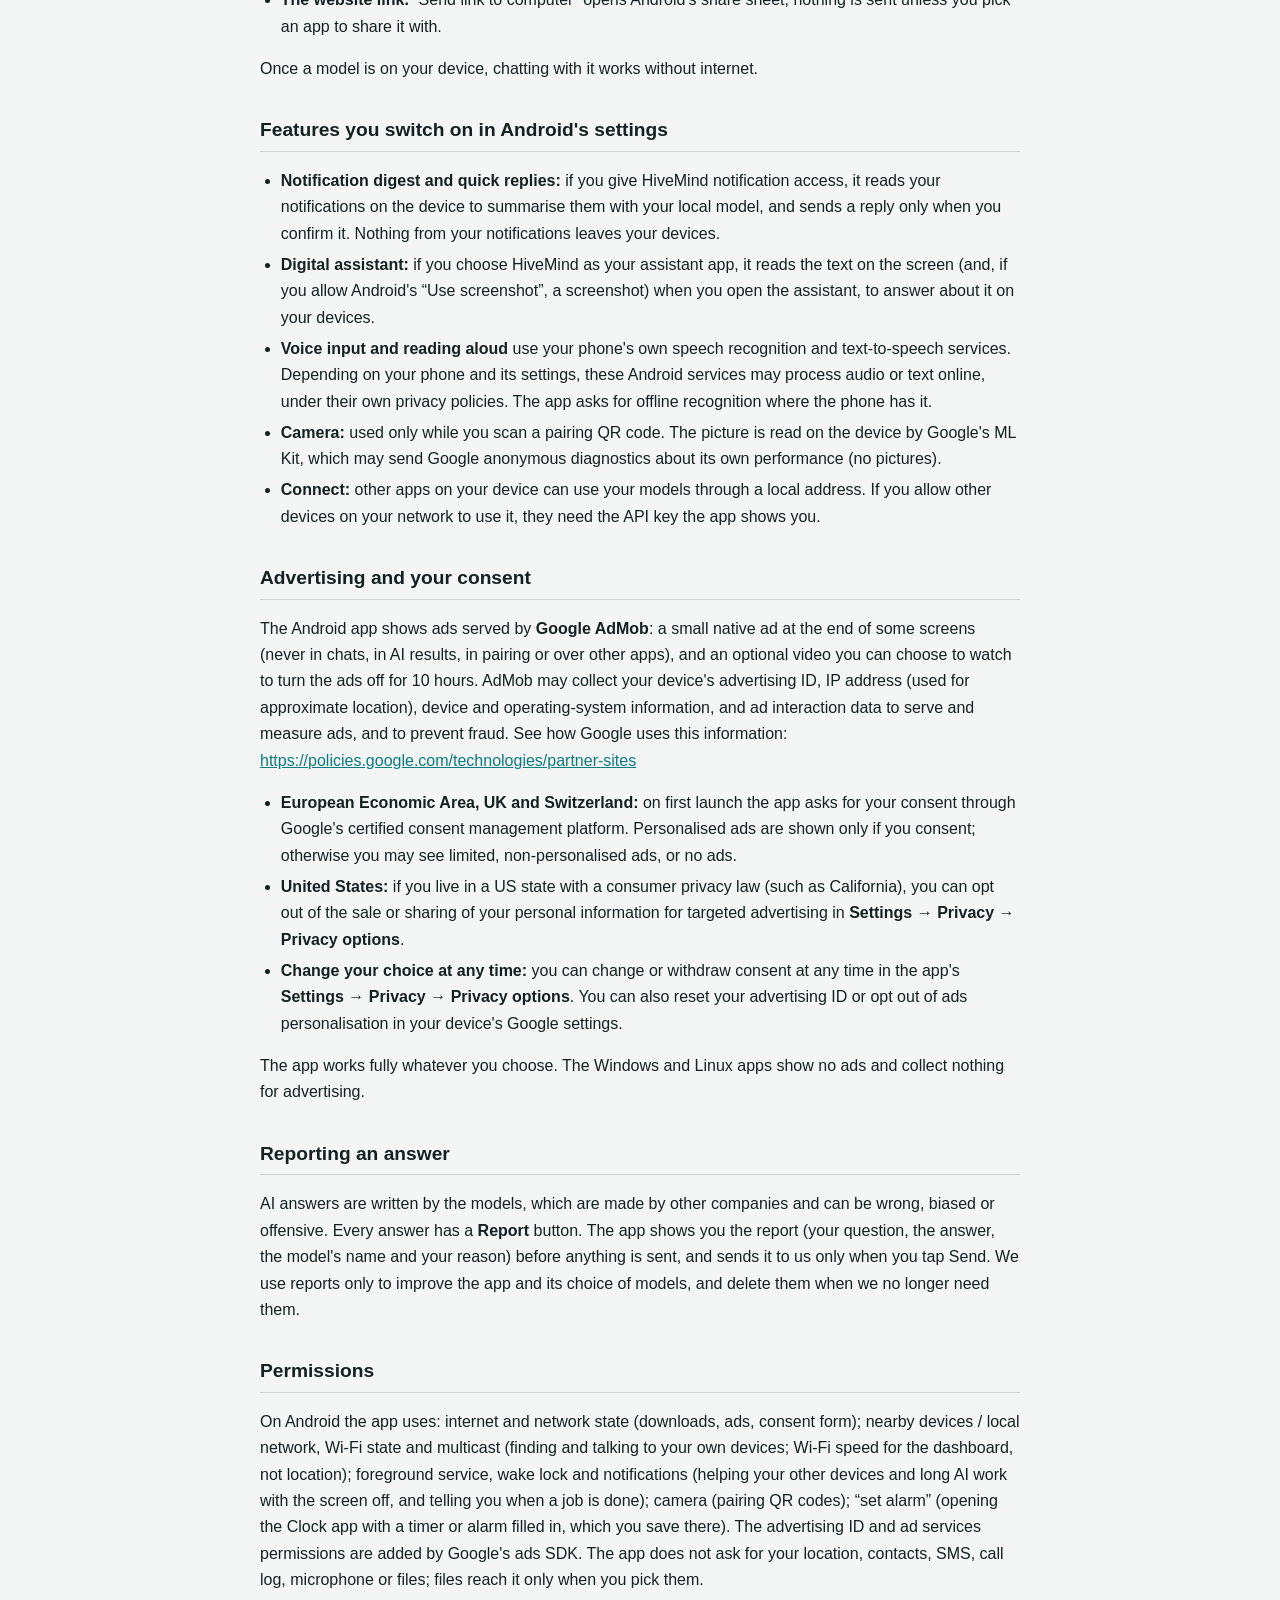
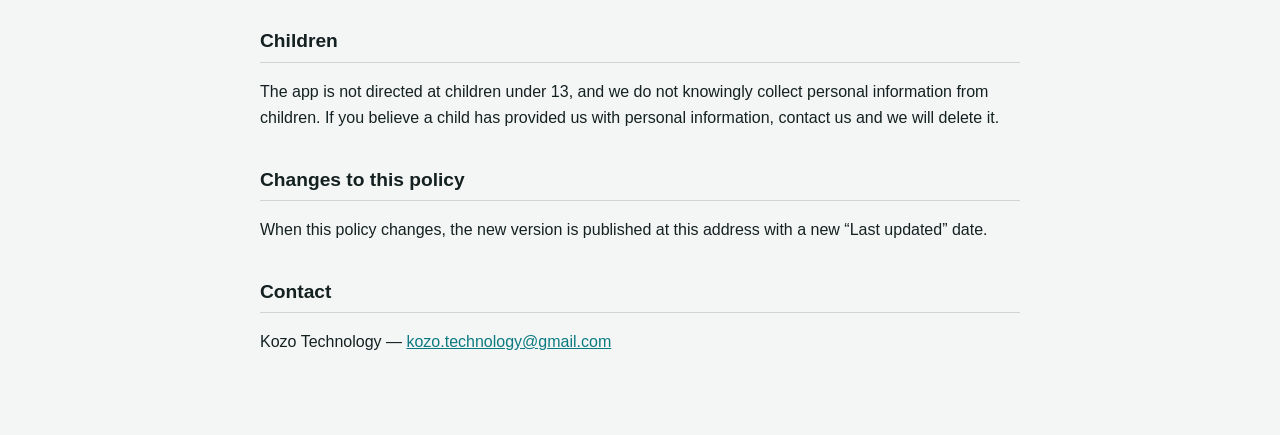
<file: privacy.html>
<!DOCTYPE html>
<html lang="en">
<head>
<meta charset="utf-8">
<meta name="viewport" content="width=device-width, initial-scale=1">
<title>HiveMind: Local AI Mesh — Privacy Policy</title>
<style>
  :root { color-scheme: light dark; }
  body {
    font: 16px/1.65 -apple-system, BlinkMacSystemFont, "Segoe UI", Roboto, Helvetica, Arial, sans-serif;
    max-width: 760px; margin: 0 auto; padding: 2.5rem 1.25rem 4rem; color: #142120; background: #f4f6f6;
  }
  @media (prefers-color-scheme: dark) { body { color: #e3eceb; background: #111919; } a { color: #3cc3c8; } .updated { color: #91a3a1; } }
  h1 { font-size: 1.9rem; line-height: 1.25; margin: 0 0 .25rem; }
  h2 { font-size: 1.2rem; margin: 2rem 0 .5rem; border-bottom: 1px solid rgba(128,128,128,.3); padding-bottom: .3rem; }
  .updated { color: #5a6968; font-size: .9rem; margin-bottom: 1.5rem; }
  ul { padding-left: 1.3rem; }
  li { margin: .3rem 0; }
  a { color: #0b7a80; overflow-wrap: anywhere; }
</style>
</head>
<body>

<h1>HiveMind: Local AI Mesh — Privacy Policy</h1>
<p class="updated">Last updated: 15 November 2026</p>

<p>
  HiveMind: Local AI Mesh (“HiveMind”, “the app”) runs AI models on your own devices and lets your phones, tablets and
  computers work together over your home network. It is made by <strong>Kozo Technology</strong>, for Android, Windows
  and Linux. This policy explains what information the app and its advertising partner handle, and the choices you have.
</p>
<p>Contact: <a href="mailto:kozo.technology@gmail.com">kozo.technology@gmail.com</a></p>

<h2>The short version</h2>
<ul>
  <li>The AI runs on your devices. Your questions, the answers, your chats and the files you give the app stay on your
    devices. We have no server and no accounts, and the app sends none of this to us.</li>
  <li>On Android the app shows ads from Google AdMob, which collects some device data. In the EU, UK and Switzerland you
    choose in a consent form, and you can change your choice any time in <strong>Settings → Privacy → Privacy
    options</strong>.</li>
</ul>

<h2>Information the app stores on your devices</h2>
<p>The app keeps the following on the device where you use it:</p>
<ul>
  <li>the AI models you download, and your saved chats, Team jobs and their results</li>
  <li>files and pictures you attach to a question, while the app works on them</li>
  <li>your settings, including instructions you write for the models, and, if you set up a cloud model or an API key,
    that key (stored in the system's secure storage)</li>
  <li>a key pair that identifies this device to your other devices, and the list of devices you paired (their names,
    keys and network addresses)</li>
  <li>statistics about your sessions (speed, time) and about your devices (temperature, battery, memory)</li>
</ul>
<p>
  Uninstalling the app, or clearing its storage in Android's settings, deletes all of this from that device. On Windows
  and Linux, the app's data folder is described in the user guide on our website; deleting it removes everything. If you
  turned on Android's device backup, Android may include some of this data in your own Google backup.
</p>

<h2>Your devices and your home network</h2>
<p>
  When you pair your devices (with a short code or a QR code), they exchange keys and from then on talk only to each
  other, with every connection encrypted. To answer your questions together, paired devices send each other questions,
  answers, parts of documents, model files and live status (speed, temperature, battery, memory) over your local network.
  This traffic stays between your own devices; it never passes through us. To find your other devices, the app announces
  itself on your local network (mDNS) with the device's name.
</p>
<p>
  On Android 17 and newer, Android asks you to allow access to devices on your network (“Nearby devices”). HiveMind needs
  it to find, pair and work with your other devices; it does not use it to locate you.
</p>

<h2>Things that use the internet</h2>
<ul>
  <li><strong>Downloading models.</strong> Models come from Hugging Face (huggingface.co). Like any download, Hugging Face
    receives your IP address and which files you download. When you add a model from a Hugging Face link, the app asks
    Hugging Face for that model's file list and sizes. See <a href="https://huggingface.co/privacy">Hugging Face's privacy
    policy</a>.</li>
  <li><strong>A cloud model (optional, Team).</strong> If you set up a cloud model with your own API key, the parts of a
    Team job you send to it go to the provider you chose, under that provider's privacy policy. It is off unless you set
    it up.</li>
  <li><strong>Ads and the consent form</strong> (Android), described below.</li>
  <li><strong>The website link.</strong> “Send link to computer” opens Android's share sheet; nothing is sent unless you
    pick an app to share it with.</li>
</ul>
<p>Once a model is on your device, chatting with it works without internet.</p>

<h2>Features you switch on in Android's settings</h2>
<ul>
  <li><strong>Notification digest and quick replies:</strong> if you give HiveMind notification access, it reads your
    notifications on the device to summarise them with your local model, and sends a reply only when you confirm it.
    Nothing from your notifications leaves your devices.</li>
  <li><strong>Digital assistant:</strong> if you choose HiveMind as your assistant app, it reads the text on the screen
    (and, if you allow Android's “Use screenshot”, a screenshot) when you open the assistant, to answer about it on your
    devices.</li>
  <li><strong>Voice input and reading aloud</strong> use your phone's own speech recognition and text-to-speech services.
    Depending on your phone and its settings, these Android services may process audio or text online, under their own
    privacy policies. The app asks for offline recognition where the phone has it.</li>
  <li><strong>Camera:</strong> used only while you scan a pairing QR code. The picture is read on the device by Google's
    ML Kit, which may send Google anonymous diagnostics about its own performance (no pictures).</li>
  <li><strong>Connect:</strong> other apps on your device can use your models through a local address. If you allow
    other devices on your network to use it, they need the API key the app shows you.</li>
</ul>

<h2>Advertising and your consent</h2>
<p>
  The Android app shows ads served by <strong>Google AdMob</strong>: a small native ad at the end of some screens (never
  in chats, in AI results, in pairing or over other apps), and an optional video you can choose to watch to turn the ads
  off for 10 hours. AdMob may collect your device's advertising ID, IP address (used for approximate location), device and
  operating-system information, and ad interaction data to serve and measure ads, and to prevent fraud. See how Google
  uses this information:
  <a href="https://policies.google.com/technologies/partner-sites">https://policies.google.com/technologies/partner-sites</a>
</p>
<ul>
  <li>
    <strong>European Economic Area, UK and Switzerland:</strong> on first launch the app asks for your consent through
    Google's certified consent management platform. Personalised ads are shown only if you consent; otherwise you may see
    limited, non-personalised ads, or no ads.
  </li>
  <li>
    <strong>United States:</strong> if you live in a US state with a consumer privacy law (such as California), you can
    opt out of the sale or sharing of your personal information for targeted advertising in
    <strong>Settings → Privacy → Privacy options</strong>.
  </li>
  <li>
    <strong>Change your choice at any time:</strong> you can change or withdraw consent at any time in the app's
    <strong>Settings → Privacy → Privacy options</strong>. You can also reset your advertising ID or opt out of ads
    personalisation in your device's Google settings.
  </li>
</ul>
<p>
  The app works fully whatever you choose. The Windows and Linux apps show no ads and collect nothing for advertising.
</p>

<h2>Reporting an answer</h2>
<p>
  AI answers are written by the models, which are made by other companies and can be wrong, biased or offensive. Every
  answer has a <strong>Report</strong> button. The app shows you the report (your question, the answer, the model's name
  and your reason) before anything is sent, and sends it to us only when you tap Send. We use reports only to improve the
  app and its choice of models, and delete them when we no longer need them.
</p>

<h2>Permissions</h2>
<p>
  On Android the app uses: internet and network state (downloads, ads, consent form); nearby devices / local network,
  Wi-Fi state and multicast (finding and talking to your own devices; Wi-Fi speed for the dashboard, not location);
  foreground service, wake lock and notifications (helping your other devices and long AI work with the screen off, and
  telling you when a job is done); camera (pairing QR codes); “set alarm” (opening the Clock app with a timer or alarm
  filled in, which you save there). The advertising ID and ad services permissions are added by Google's ads SDK. The app
  does not ask for your location, contacts, SMS, call log, microphone or files; files reach it only when you pick them.
</p>

<h2>Children</h2>
<p>
  The app is not directed at children under 13, and we do not knowingly collect personal information from children. If
  you believe a child has provided us with personal information, contact us and we will delete it.
</p>

<h2>Changes to this policy</h2>
<p>When this policy changes, the new version is published at this address with a new “Last updated” date.</p>

<h2>Contact</h2>
<p>Kozo Technology — <a href="mailto:kozo.technology@gmail.com">kozo.technology@gmail.com</a></p>

</body>
</html>
</file>
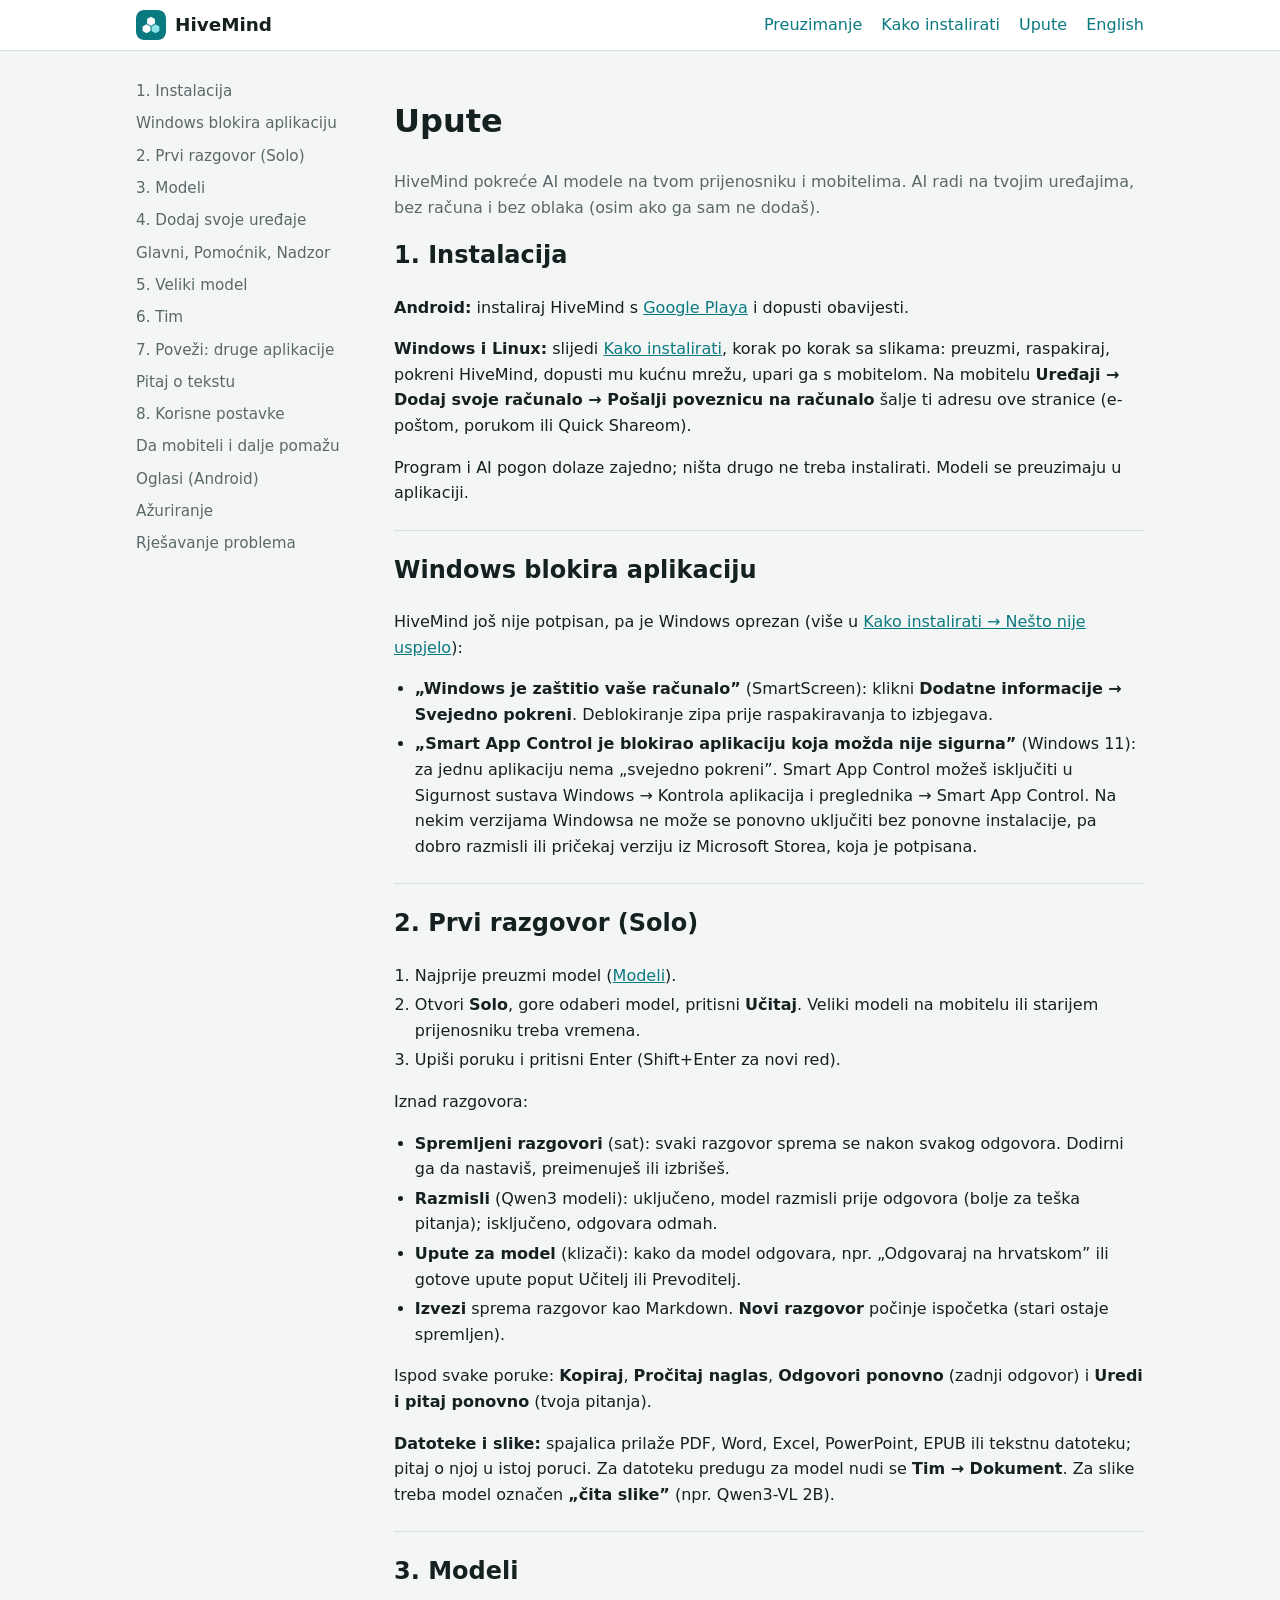
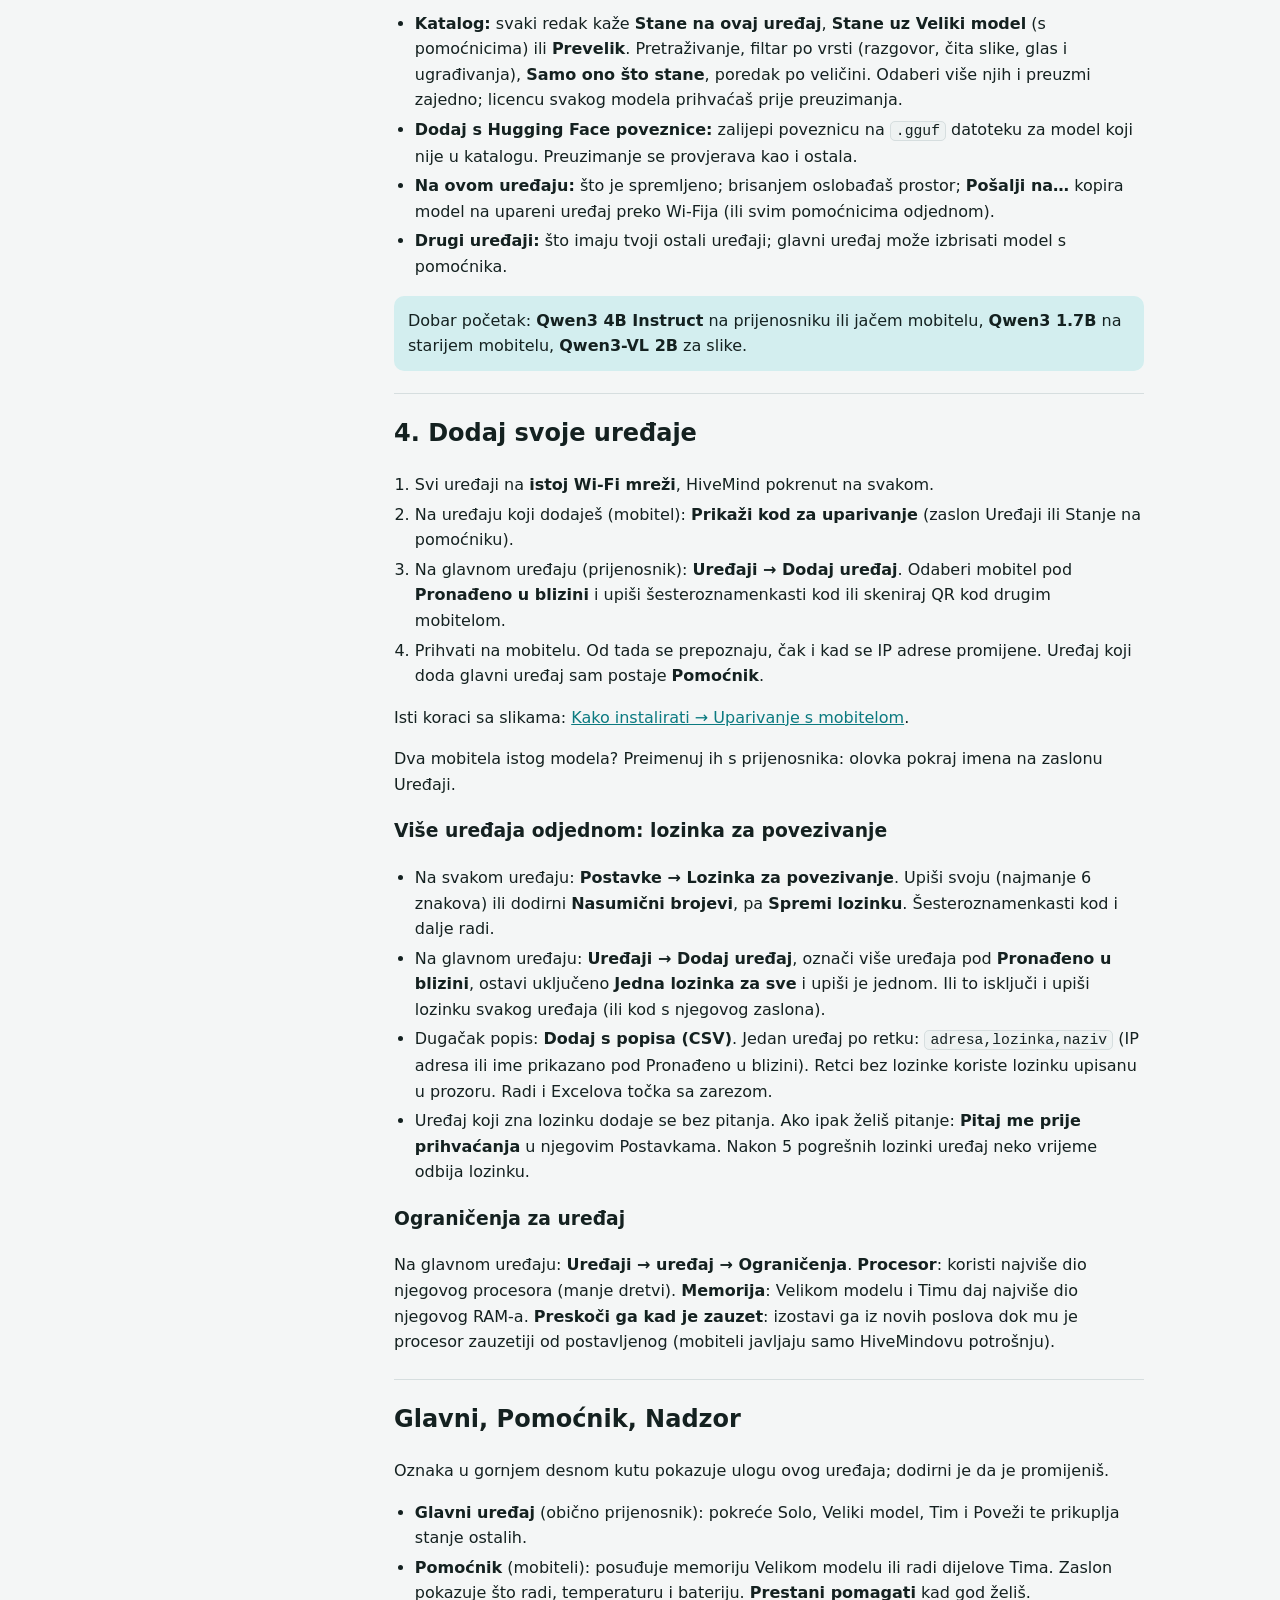
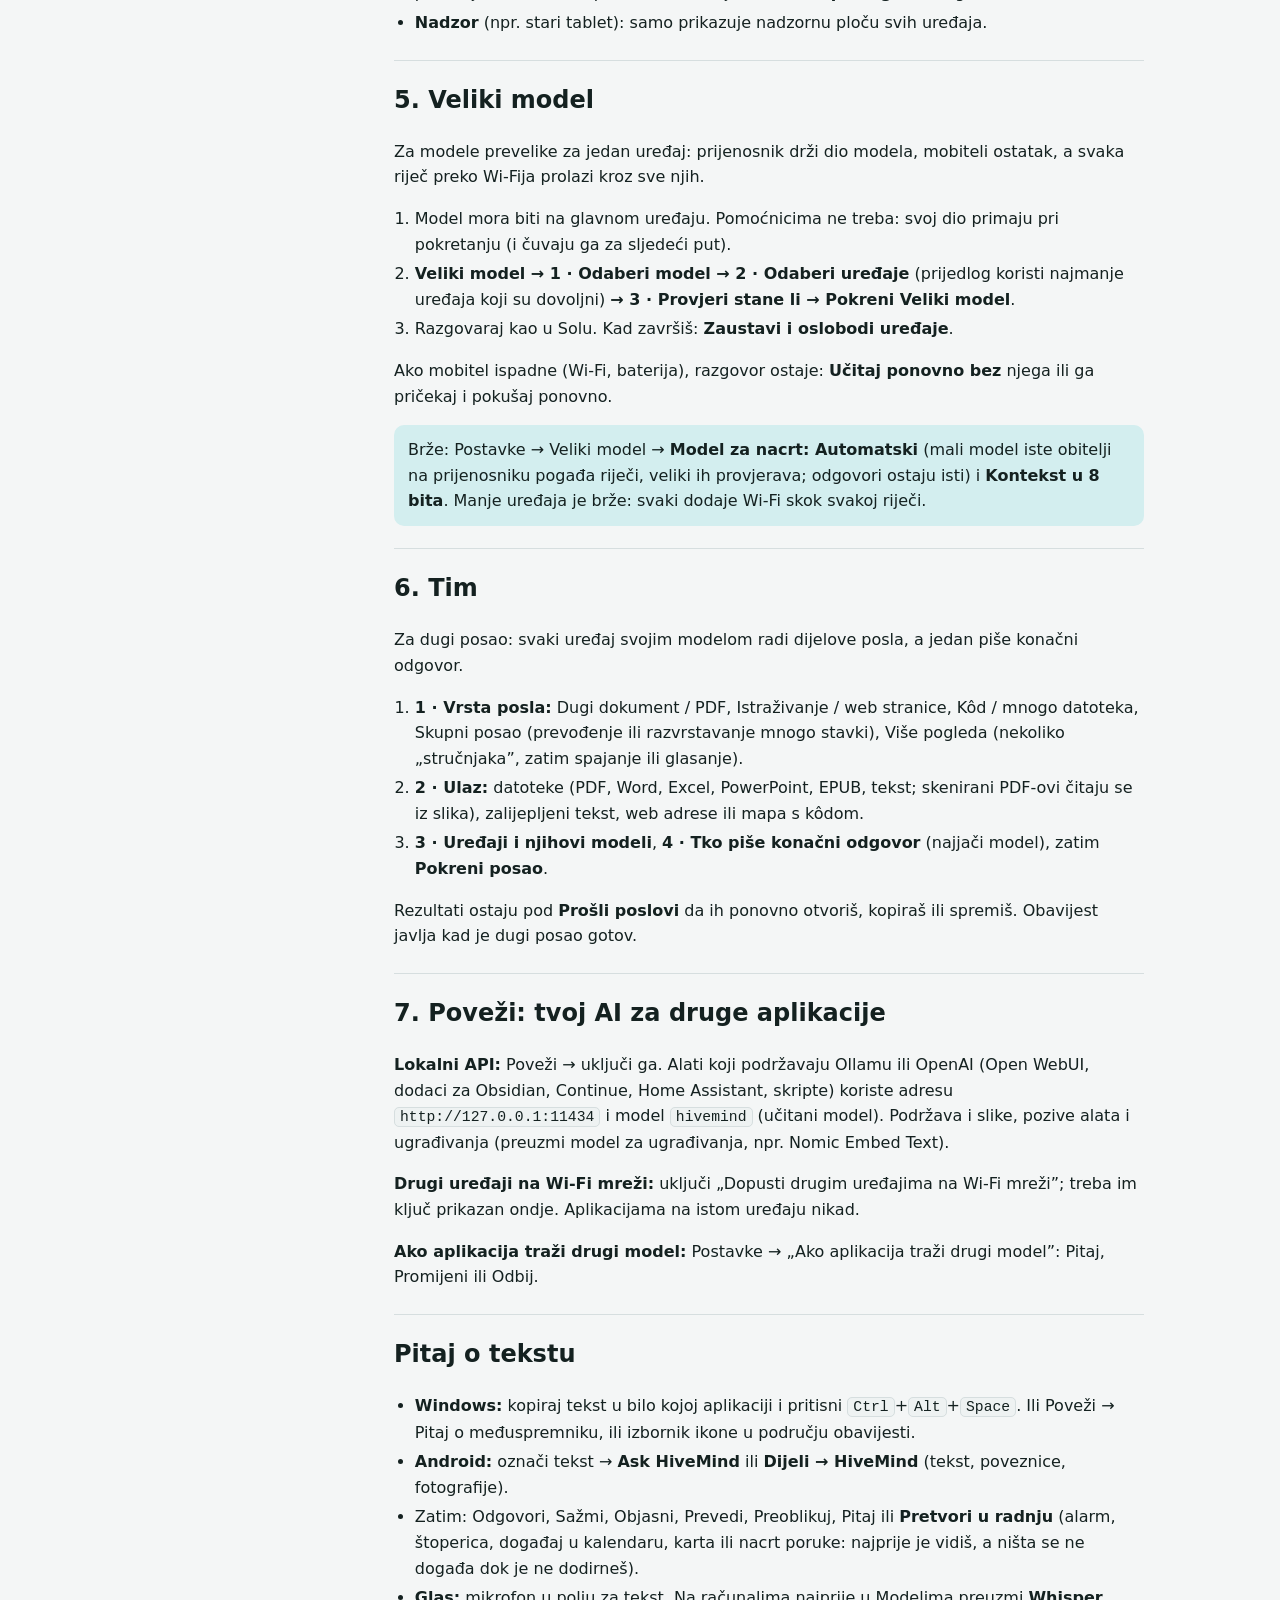
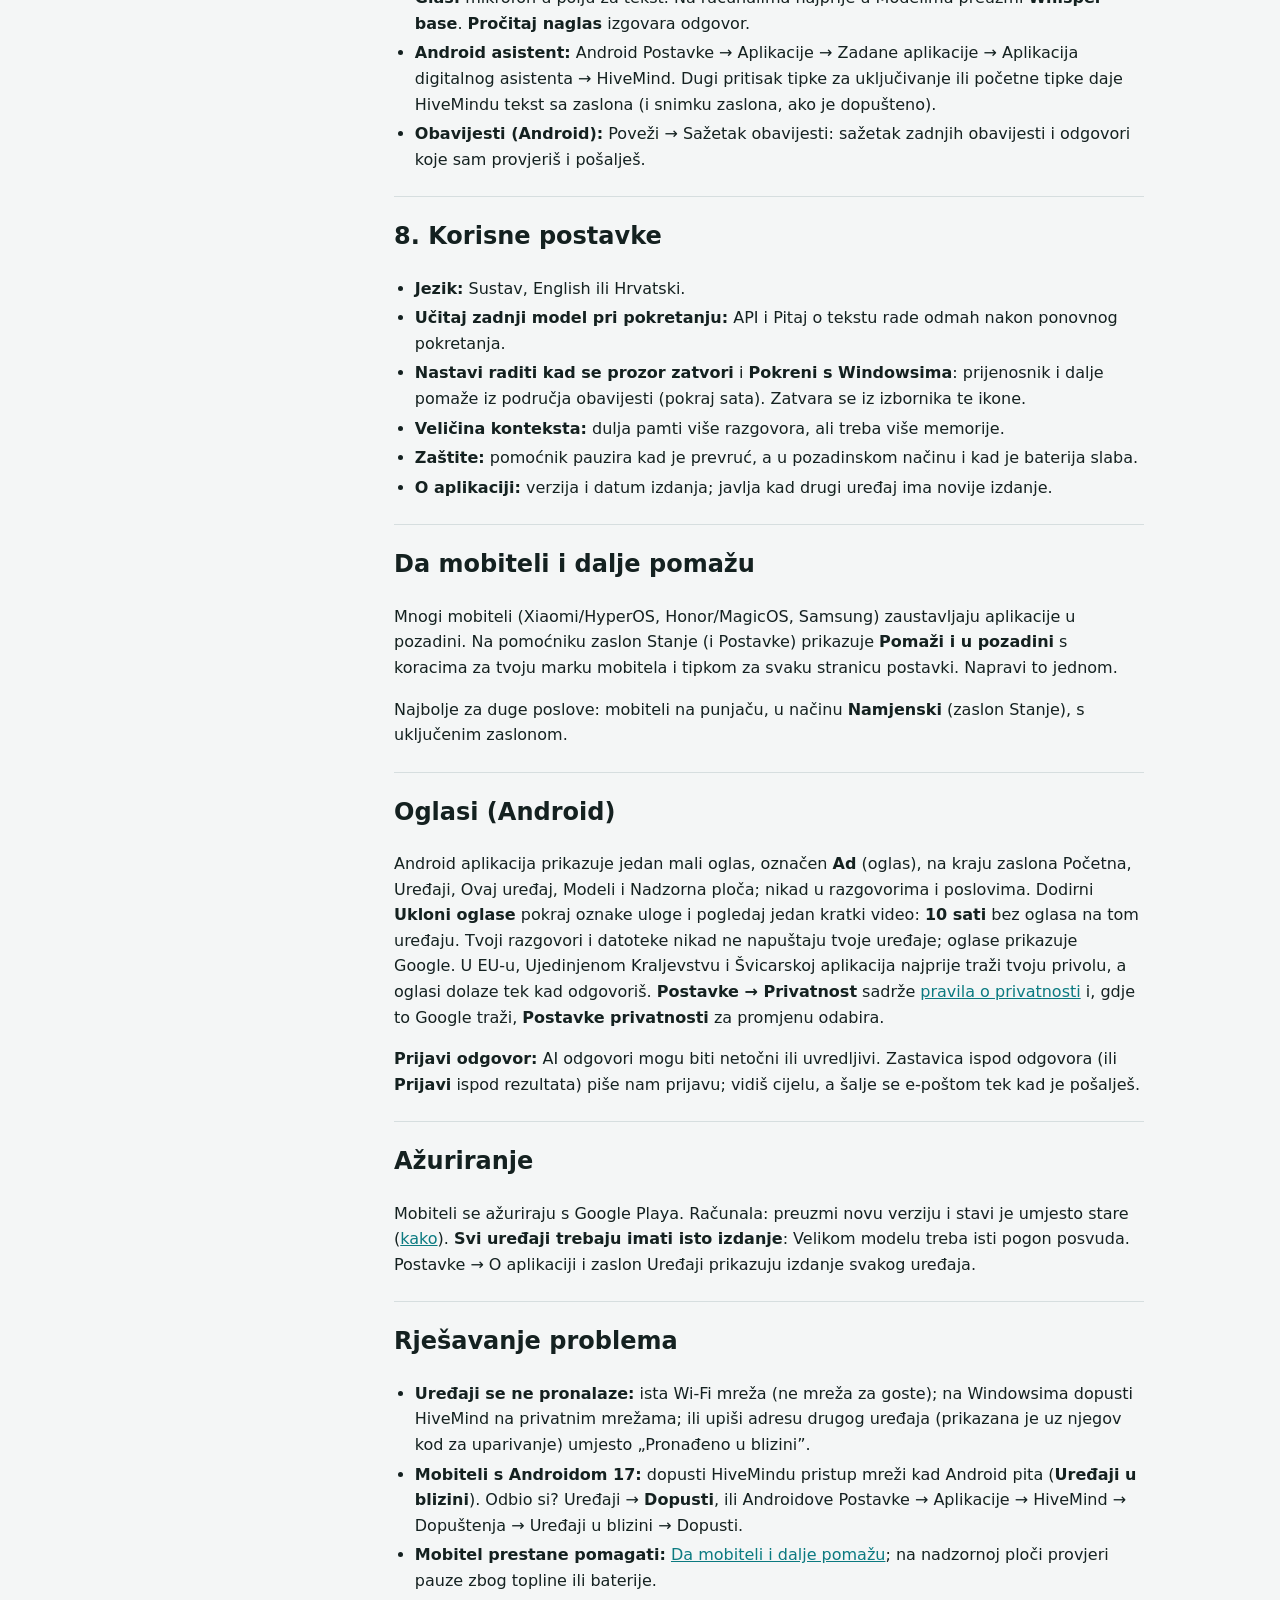
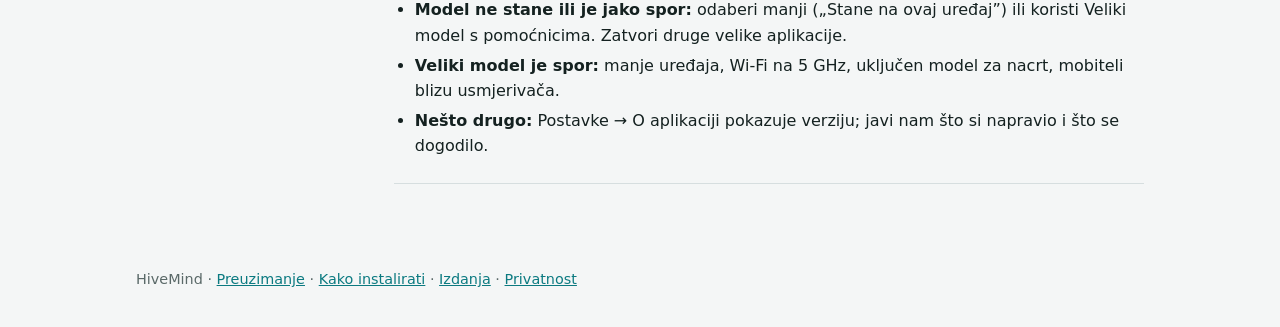
<file: hr/guide.html>
<!doctype html>
<html lang="hr" data-repo="kreso19052026/hivemind-apps">
<head>
  <meta charset="utf-8">
  <meta name="viewport" content="width=device-width, initial-scale=1">
  <title>HiveMind upute</title>
  <meta name="description" content="Kako instalirati i koristiti HiveMind: Solo, Veliki model, Tim, Poveži, uparivanje uređaja i rješavanje problema.">
  <link rel="icon" href="../img/icon.svg" type="image/svg+xml">
  <link rel="icon" href="../img/icon.png" type="image/png">
  <link rel="stylesheet" href="../style.css">
</head>
<body>
<header class="top"><div class="in">
  <a class="brand" href="./"><img src="../img/icon.svg" alt="">HiveMind</a>
  <nav>
    <a href="./#download">Preuzimanje</a>
    <a href="install.html">Kako instalirati</a>
    <a href="guide.html">Upute</a>
    <a href="../guide.html" lang="en">English</a>
  </nav>
</div></header>

<main class="guide">
  <aside>
    <a href="#install">1. Instalacija</a>
    <a href="#windows-blocked">Windows blokira aplikaciju</a>
    <a href="#solo">2. Prvi razgovor (Solo)</a>
    <a href="#models">3. Modeli</a>
    <a href="#devices">4. Dodaj svoje uređaje</a>
    <a href="#roles">Glavni, Pomoćnik, Nadzor</a>
    <a href="#big-model">5. Veliki model</a>
    <a href="#team">6. Tim</a>
    <a href="#connect">7. Poveži: druge aplikacije</a>
    <a href="#ask">Pitaj o tekstu</a>
    <a href="#settings">8. Korisne postavke</a>
    <a href="#phones">Da mobiteli i dalje pomažu</a>
    <a href="#ads">Oglasi (Android)</a>
    <a href="#update">Ažuriranje</a>
    <a href="#trouble">Rješavanje problema</a>
  </aside>

  <div>
    <h1>Upute</h1>
    <p class="muted">HiveMind pokreće AI modele na tvom prijenosniku i mobitelima. AI radi na tvojim uređajima, bez računa i bez oblaka (osim ako ga sam ne dodaš).</p>

    <section id="install">
      <h2>1. Instalacija</h2>
      <p><b>Android:</b> instaliraj HiveMind s <a href="https://play.google.com/store/apps/details?id=com.kozotechnology.hivemind">Google Playa</a> i dopusti obavijesti.</p>
      <p><b>Windows i Linux:</b> slijedi <a href="install.html">Kako instalirati</a>, korak po korak sa slikama: preuzmi, raspakiraj, pokreni HiveMind, dopusti mu kućnu mrežu, upari ga s mobitelom. Na mobitelu <b>Uređaji → Dodaj svoje računalo → Pošalji poveznicu na računalo</b> šalje ti adresu ove stranice (e-poštom, porukom ili Quick Shareom).</p>
      <p>Program i AI pogon dolaze zajedno; ništa drugo ne treba instalirati. Modeli se preuzimaju u aplikaciji.</p>
    </section>

    <section id="windows-blocked">
      <h2>Windows blokira aplikaciju</h2>
      <p>HiveMind još nije potpisan, pa je Windows oprezan (više u <a href="install.html#trouble">Kako instalirati → Nešto nije uspjelo</a>):</p>
      <ul>
        <li><b>„Windows je zaštitio vaše računalo”</b> (SmartScreen): klikni <b>Dodatne informacije → Svejedno pokreni</b>. Deblokiranje zipa prije raspakiravanja to izbjegava.</li>
        <li><b>„Smart App Control je blokirao aplikaciju koja možda nije sigurna”</b> (Windows 11): za jednu aplikaciju nema „svejedno pokreni”. Smart App Control možeš isključiti u Sigurnost sustava Windows → Kontrola aplikacija i preglednika → Smart App Control. Na nekim verzijama Windowsa ne može se ponovno uključiti bez ponovne instalacije, pa dobro razmisli ili pričekaj verziju iz Microsoft Storea, koja je potpisana.</li>
      </ul>
    </section>

    <section id="solo">
      <h2>2. Prvi razgovor (Solo)</h2>
      <ol>
        <li>Najprije preuzmi model (<a href="#models">Modeli</a>).</li>
        <li>Otvori <b>Solo</b>, gore odaberi model, pritisni <b>Učitaj</b>. Veliki modeli na mobitelu ili starijem prijenosniku treba vremena.</li>
        <li>Upiši poruku i pritisni Enter (Shift+Enter za novi red).</li>
      </ol>
      <p>Iznad razgovora:</p>
      <ul>
        <li><b>Spremljeni razgovori</b> (sat): svaki razgovor sprema se nakon svakog odgovora. Dodirni ga da nastaviš, preimenuješ ili izbrišeš.</li>
        <li><b>Razmisli</b> (Qwen3 modeli): uključeno, model razmisli prije odgovora (bolje za teška pitanja); isključeno, odgovara odmah.</li>
        <li><b>Upute za model</b> (klizači): kako da model odgovara, npr. „Odgovaraj na hrvatskom” ili gotove upute poput Učitelj ili Prevoditelj.</li>
        <li><b>Izvezi</b> sprema razgovor kao Markdown. <b>Novi razgovor</b> počinje ispočetka (stari ostaje spremljen).</li>
      </ul>
      <p>Ispod svake poruke: <b>Kopiraj</b>, <b>Pročitaj naglas</b>, <b>Odgovori ponovno</b> (zadnji odgovor) i <b>Uredi i pitaj ponovno</b> (tvoja pitanja).</p>
      <p><b>Datoteke i slike:</b> spajalica prilaže PDF, Word, Excel, PowerPoint, EPUB ili tekstnu datoteku; pitaj o njoj u istoj poruci. Za datoteku predugu za model nudi se <b>Tim → Dokument</b>. Za slike treba model označen <b>„čita slike”</b> (npr. Qwen3-VL 2B).</p>
    </section>

    <section id="models">
      <h2>3. Modeli</h2>
      <ul>
        <li><b>Katalog:</b> svaki redak kaže <b>Stane na ovaj uređaj</b>, <b>Stane uz Veliki model</b> (s pomoćnicima) ili <b>Prevelik</b>. Pretraživanje, filtar po vrsti (razgovor, čita slike, glas i ugrađivanja), <b>Samo ono što stane</b>, poredak po veličini. Odaberi više njih i preuzmi zajedno; licencu svakog modela prihvaćaš prije preuzimanja.</li>
        <li><b>Dodaj s Hugging Face poveznice:</b> zalijepi poveznicu na <code>.gguf</code> datoteku za model koji nije u katalogu. Preuzimanje se provjerava kao i ostala.</li>
        <li><b>Na ovom uređaju:</b> što je spremljeno; brisanjem oslobađaš prostor; <b>Pošalji na…</b> kopira model na upareni uređaj preko Wi‑Fija (ili svim pomoćnicima odjednom).</li>
        <li><b>Drugi uređaji:</b> što imaju tvoji ostali uređaji; glavni uređaj može izbrisati model s pomoćnika.</li>
      </ul>
      <p class="note">Dobar početak: <b>Qwen3 4B Instruct</b> na prijenosniku ili jačem mobitelu, <b>Qwen3 1.7B</b> na starijem mobitelu, <b>Qwen3-VL 2B</b> za slike.</p>
    </section>

    <section id="devices">
      <h2>4. Dodaj svoje uređaje</h2>
      <ol>
        <li>Svi uređaji na <b>istoj Wi‑Fi mreži</b>, HiveMind pokrenut na svakom.</li>
        <li>Na uređaju koji dodaješ (mobitel): <b>Prikaži kod za uparivanje</b> (zaslon Uređaji ili Stanje na pomoćniku).</li>
        <li>Na glavnom uređaju (prijenosnik): <b>Uređaji → Dodaj uređaj</b>. Odaberi mobitel pod <b>Pronađeno u blizini</b> i upiši šesteroznamenkasti kod ili skeniraj QR kod drugim mobitelom.</li>
        <li>Prihvati na mobitelu. Od tada se prepoznaju, čak i kad se IP adrese promijene. Uređaj koji doda glavni uređaj sam postaje <b>Pomoćnik</b>.</li>
      </ol>
      <p>Isti koraci sa slikama: <a href="install.html#pair">Kako instalirati → Uparivanje s mobitelom</a>.</p>
      <p>Dva mobitela istog modela? Preimenuj ih s prijenosnika: olovka pokraj imena na zaslonu Uređaji.</p>
      <h3>Više uređaja odjednom: lozinka za povezivanje</h3>
      <ul>
        <li>Na svakom uređaju: <b>Postavke → Lozinka za povezivanje</b>. Upiši svoju (najmanje 6 znakova) ili dodirni <b>Nasumični brojevi</b>, pa <b>Spremi lozinku</b>. Šesteroznamenkasti kod i dalje radi.</li>
        <li>Na glavnom uređaju: <b>Uređaji → Dodaj uređaj</b>, označi više uređaja pod <b>Pronađeno u blizini</b>, ostavi uključeno <b>Jedna lozinka za sve</b> i upiši je jednom. Ili to isključi i upiši lozinku svakog uređaja (ili kod s njegovog zaslona).</li>
        <li>Dugačak popis: <b>Dodaj s popisa (CSV)</b>. Jedan uređaj po retku: <code>adresa,lozinka,naziv</code> (IP adresa ili ime prikazano pod Pronađeno u blizini). Retci bez lozinke koriste lozinku upisanu u prozoru. Radi i Excelova točka sa zarezom.</li>
        <li>Uređaj koji zna lozinku dodaje se bez pitanja. Ako ipak želiš pitanje: <b>Pitaj me prije prihvaćanja</b> u njegovim Postavkama. Nakon 5 pogrešnih lozinki uređaj neko vrijeme odbija lozinku.</li>
      </ul>
      <h3>Ograničenja za uređaj</h3>
      <p>Na glavnom uređaju: <b>Uređaji → uređaj → Ograničenja</b>. <b>Procesor</b>: koristi najviše dio njegovog procesora (manje dretvi). <b>Memorija</b>: Velikom modelu i Timu daj najviše dio njegovog RAM-a. <b>Preskoči ga kad je zauzet</b>: izostavi ga iz novih poslova dok mu je procesor zauzetiji od postavljenog (mobiteli javljaju samo HiveMindovu potrošnju).</p>
    </section>

    <section id="roles">
      <h2>Glavni, Pomoćnik, Nadzor</h2>
      <p>Oznaka u gornjem desnom kutu pokazuje ulogu ovog uređaja; dodirni je da je promijeniš.</p>
      <ul>
        <li><b>Glavni uređaj</b> (obično prijenosnik): pokreće Solo, Veliki model, Tim i Poveži te prikuplja stanje ostalih.</li>
        <li><b>Pomoćnik</b> (mobiteli): posuđuje memoriju Velikom modelu ili radi dijelove Tima. Zaslon pokazuje što radi, temperaturu i bateriju. <b>Prestani pomagati</b> kad god želiš.</li>
        <li><b>Nadzor</b> (npr. stari tablet): samo prikazuje nadzornu ploču svih uređaja.</li>
      </ul>
    </section>

    <section id="big-model">
      <h2>5. Veliki model</h2>
      <p>Za modele prevelike za jedan uređaj: prijenosnik drži dio modela, mobiteli ostatak, a svaka riječ preko Wi‑Fija prolazi kroz sve njih.</p>
      <ol>
        <li>Model mora biti na glavnom uređaju. Pomoćnicima ne treba: svoj dio primaju pri pokretanju (i čuvaju ga za sljedeći put).</li>
        <li><b>Veliki model → 1 · Odaberi model → 2 · Odaberi uređaje</b> (prijedlog koristi najmanje uređaja koji su dovoljni) <b>→ 3 · Provjeri stane li → Pokreni Veliki model</b>.</li>
        <li>Razgovaraj kao u Solu. Kad završiš: <b>Zaustavi i oslobodi uređaje</b>.</li>
      </ol>
      <p>Ako mobitel ispadne (Wi‑Fi, baterija), razgovor ostaje: <b>Učitaj ponovno bez</b> njega ili ga pričekaj i pokušaj ponovno.</p>
      <p class="note">Brže: Postavke → Veliki model → <b>Model za nacrt: Automatski</b> (mali model iste obitelji na prijenosniku pogađa riječi, veliki ih provjerava; odgovori ostaju isti) i <b>Kontekst u 8 bita</b>. Manje uređaja je brže: svaki dodaje Wi‑Fi skok svakoj riječi.</p>
    </section>

    <section id="team">
      <h2>6. Tim</h2>
      <p>Za dugi posao: svaki uređaj svojim modelom radi dijelove posla, a jedan piše konačni odgovor.</p>
      <ol>
        <li><b>1 · Vrsta posla:</b> Dugi dokument / PDF, Istraživanje / web stranice, Kôd / mnogo datoteka, Skupni posao (prevođenje ili razvrstavanje mnogo stavki), Više pogleda (nekoliko „stručnjaka”, zatim spajanje ili glasanje).</li>
        <li><b>2 · Ulaz:</b> datoteke (PDF, Word, Excel, PowerPoint, EPUB, tekst; skenirani PDF-ovi čitaju se iz slika), zalijepljeni tekst, web adrese ili mapa s kôdom.</li>
        <li><b>3 · Uređaji i njihovi modeli</b>, <b>4 · Tko piše konačni odgovor</b> (najjači model), zatim <b>Pokreni posao</b>.</li>
      </ol>
      <p>Rezultati ostaju pod <b>Prošli poslovi</b> da ih ponovno otvoriš, kopiraš ili spremiš. Obavijest javlja kad je dugi posao gotov.</p>
    </section>

    <section id="connect">
      <h2>7. Poveži: tvoj AI za druge aplikacije</h2>
      <p><b>Lokalni API:</b> Poveži → uključi ga. Alati koji podržavaju Ollamu ili OpenAI (Open WebUI, dodaci za Obsidian, Continue, Home Assistant, skripte) koriste adresu <code>http://127.0.0.1:11434</code> i model <code>hivemind</code> (učitani model). Podržava i slike, pozive alata i ugrađivanja (preuzmi model za ugrađivanja, npr. Nomic Embed Text).</p>
      <p><b>Drugi uređaji na Wi‑Fi mreži:</b> uključi „Dopusti drugim uređajima na Wi‑Fi mreži”; treba im ključ prikazan ondje. Aplikacijama na istom uređaju nikad.</p>
      <p><b>Ako aplikacija traži drugi model:</b> Postavke → „Ako aplikacija traži drugi model”: Pitaj, Promijeni ili Odbij.</p>
    </section>

    <section id="ask">
      <h2>Pitaj o tekstu</h2>
      <ul>
        <li><b>Windows:</b> kopiraj tekst u bilo kojoj aplikaciji i pritisni <kbd>Ctrl</kbd>+<kbd>Alt</kbd>+<kbd>Space</kbd>. Ili Poveži → Pitaj o međuspremniku, ili izbornik ikone u području obavijesti.</li>
        <li><b>Android:</b> označi tekst → <b>Ask HiveMind</b> ili <b>Dijeli → HiveMind</b> (tekst, poveznice, fotografije).</li>
        <li>Zatim: Odgovori, Sažmi, Objasni, Prevedi, Preoblikuj, Pitaj ili <b>Pretvori u radnju</b> (alarm, štoperica, događaj u kalendaru, karta ili nacrt poruke: najprije je vidiš, a ništa se ne događa dok je ne dodirneš).</li>
        <li><b>Glas:</b> mikrofon u polju za tekst. Na računalima najprije u Modelima preuzmi <b>Whisper base</b>. <b>Pročitaj naglas</b> izgovara odgovor.</li>
        <li><b>Android asistent:</b> Android Postavke → Aplikacije → Zadane aplikacije → Aplikacija digitalnog asistenta → HiveMind. Dugi pritisak tipke za uključivanje ili početne tipke daje HiveMindu tekst sa zaslona (i snimku zaslona, ako je dopušteno).</li>
        <li><b>Obavijesti (Android):</b> Poveži → Sažetak obavijesti: sažetak zadnjih obavijesti i odgovori koje sam provjeriš i pošalješ.</li>
      </ul>
    </section>

    <section id="settings">
      <h2>8. Korisne postavke</h2>
      <ul>
        <li><b>Jezik:</b> Sustav, English ili Hrvatski.</li>
        <li><b>Učitaj zadnji model pri pokretanju:</b> API i Pitaj o tekstu rade odmah nakon ponovnog pokretanja.</li>
        <li><b>Nastavi raditi kad se prozor zatvori</b> i <b>Pokreni s Windowsima</b>: prijenosnik i dalje pomaže iz područja obavijesti (pokraj sata). Zatvara se iz izbornika te ikone.</li>
        <li><b>Veličina konteksta:</b> dulja pamti više razgovora, ali treba više memorije.</li>
        <li><b>Zaštite:</b> pomoćnik pauzira kad je prevruć, a u pozadinskom načinu i kad je baterija slaba.</li>
        <li><b>O aplikaciji:</b> verzija i datum izdanja; javlja kad drugi uređaj ima novije izdanje.</li>
      </ul>
    </section>

    <section id="phones">
      <h2>Da mobiteli i dalje pomažu</h2>
      <p>Mnogi mobiteli (Xiaomi/HyperOS, Honor/MagicOS, Samsung) zaustavljaju aplikacije u pozadini. Na pomoćniku zaslon Stanje (i Postavke) prikazuje <b>Pomaži i u pozadini</b> s koracima za tvoju marku mobitela i tipkom za svaku stranicu postavki. Napravi to jednom.</p>
      <p>Najbolje za duge poslove: mobiteli na punjaču, u načinu <b>Namjenski</b> (zaslon Stanje), s uključenim zaslonom.</p>
    </section>

    <section id="ads">
      <h2>Oglasi (Android)</h2>
      <p>Android aplikacija prikazuje jedan mali oglas, označen <b>Ad</b> (oglas), na kraju zaslona Početna, Uređaji, Ovaj uređaj, Modeli i Nadzorna ploča; nikad u razgovorima i poslovima. Dodirni <b>Ukloni oglase</b> pokraj oznake uloge i pogledaj jedan kratki video: <b>10 sati</b> bez oglasa na tom uređaju. Tvoji razgovori i datoteke nikad ne napuštaju tvoje uređaje; oglase prikazuje Google. U EU-u, Ujedinjenom Kraljevstvu i Švicarskoj aplikacija najprije traži tvoju privolu, a oglasi dolaze tek kad odgovoriš. <b>Postavke → Privatnost</b> sadrže <a href="../privacy.html">pravila o privatnosti</a> i, gdje to Google traži, <b>Postavke privatnosti</b> za promjenu odabira.</p>
      <p><b>Prijavi odgovor:</b> AI odgovori mogu biti netočni ili uvredljivi. Zastavica ispod odgovora (ili <b>Prijavi</b> ispod rezultata) piše nam prijavu; vidiš cijelu, a šalje se e-poštom tek kad je pošalješ.</p>
    </section>

    <section id="update">
      <h2>Ažuriranje</h2>
      <p>Mobiteli se ažuriraju s Google Playa. Računala: preuzmi novu verziju i stavi je umjesto stare (<a href="install.html#update">kako</a>). <b>Svi uređaji trebaju imati isto izdanje</b>: Velikom modelu treba isti pogon posvuda. Postavke → O aplikaciji i zaslon Uređaji prikazuju izdanje svakog uređaja.</p>
    </section>

    <section id="trouble">
      <h2>Rješavanje problema</h2>
      <ul>
        <li><b>Uređaji se ne pronalaze:</b> ista Wi‑Fi mreža (ne mreža za goste); na Windowsima dopusti HiveMind na privatnim mrežama; ili upiši adresu drugog uređaja (prikazana je uz njegov kod za uparivanje) umjesto „Pronađeno u blizini”.</li>
        <li><b>Mobiteli s Androidom 17:</b> dopusti HiveMindu pristup mreži kad Android pita (<b>Uređaji u blizini</b>). Odbio si? Uređaji → <b>Dopusti</b>, ili Androidove Postavke → Aplikacije → HiveMind → Dopuštenja → Uređaji u blizini → Dopusti.</li>
        <li><b>Mobitel prestane pomagati:</b> <a href="#phones">Da mobiteli i dalje pomažu</a>; na nadzornoj ploči provjeri pauze zbog topline ili baterije.</li>
        <li><b>Model ne stane ili je jako spor:</b> odaberi manji („Stane na ovaj uređaj”) ili koristi Veliki model s pomoćnicima. Zatvori druge velike aplikacije.</li>
        <li><b>Veliki model je spor:</b> manje uređaja, Wi‑Fi na 5 GHz, uključen model za nacrt, mobiteli blizu usmjerivača.</li>
        <li><b>Nešto drugo:</b> Postavke → O aplikaciji pokazuje verziju; javi nam što si napravio i što se dogodilo.</li>
      </ul>
    </section>
  </div>
</main>
<footer>HiveMind · <a href="./">Preuzimanje</a> · <a href="install.html">Kako instalirati</a> · <a href="https://github.com/kreso19052026/hivemind-apps/releases">Izdanja</a> · <a href="../privacy.html">Privatnost</a></footer>
</body>
</html>
</file>
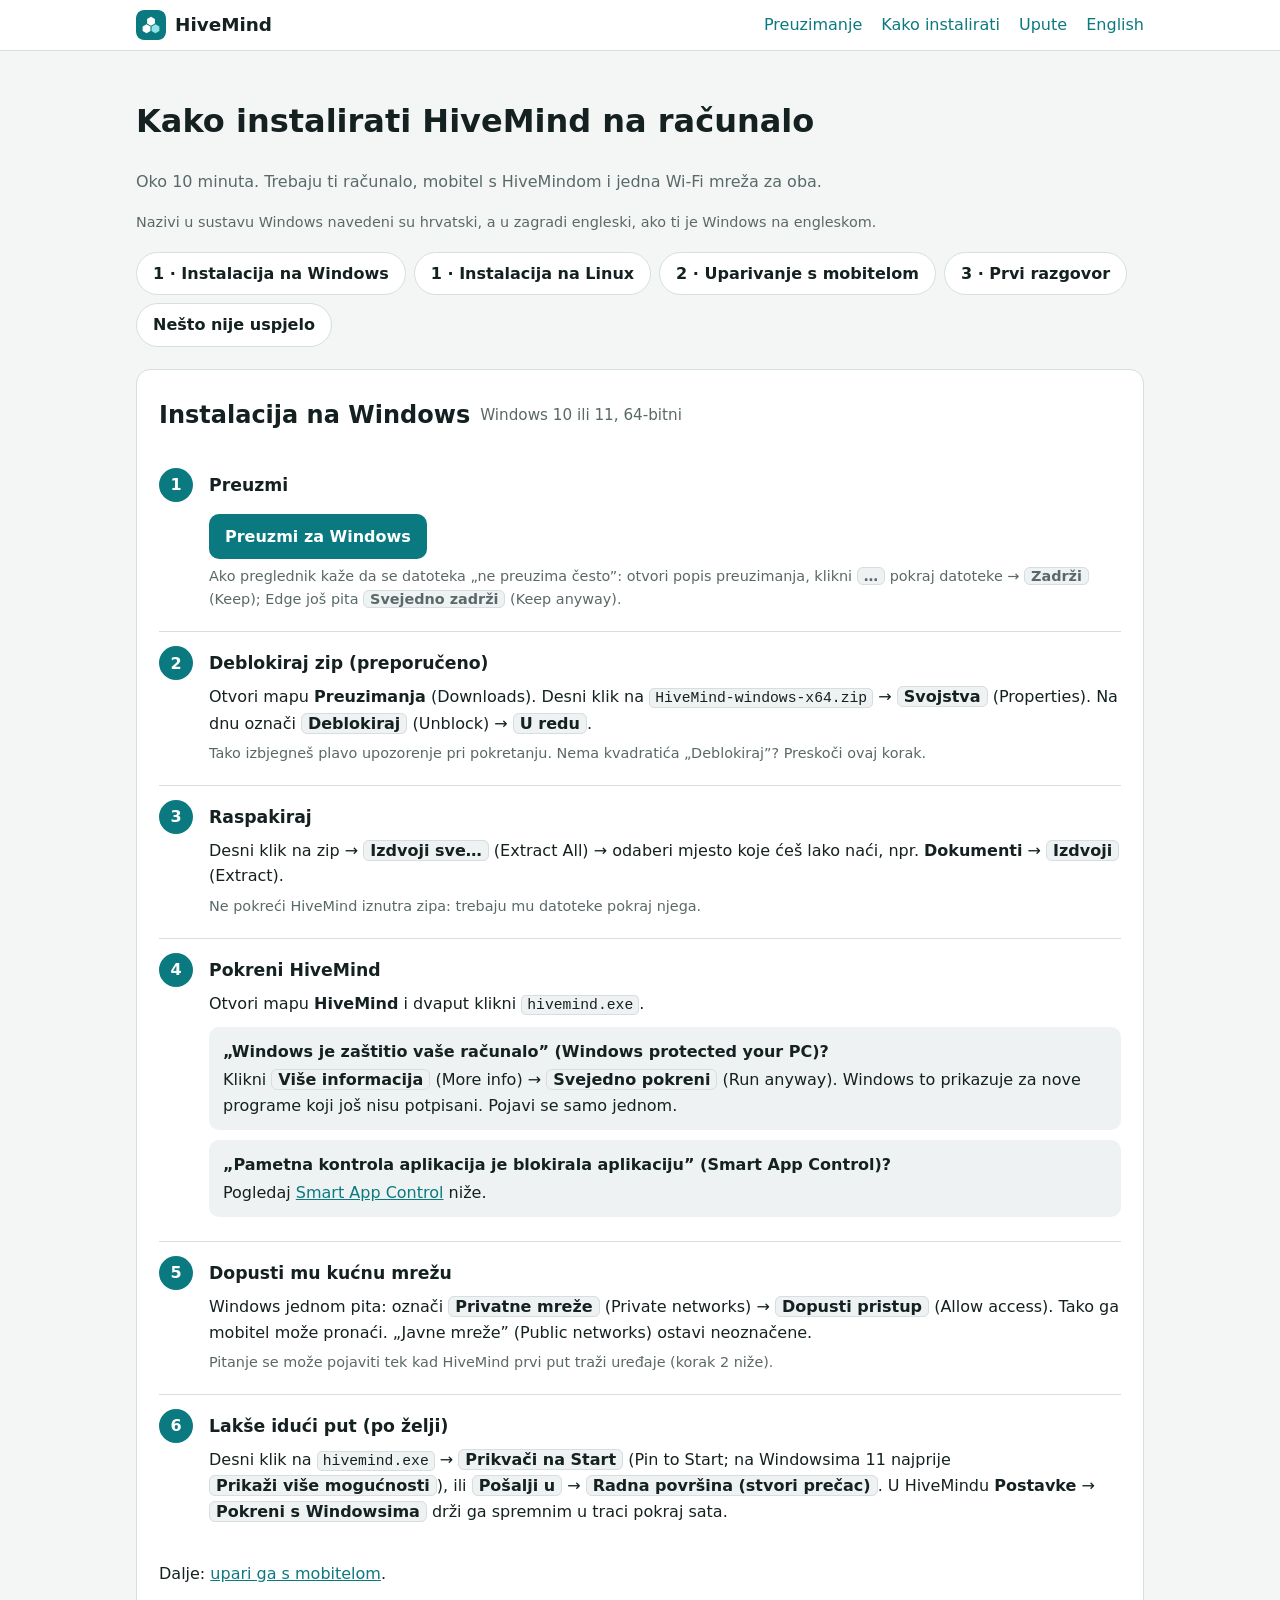
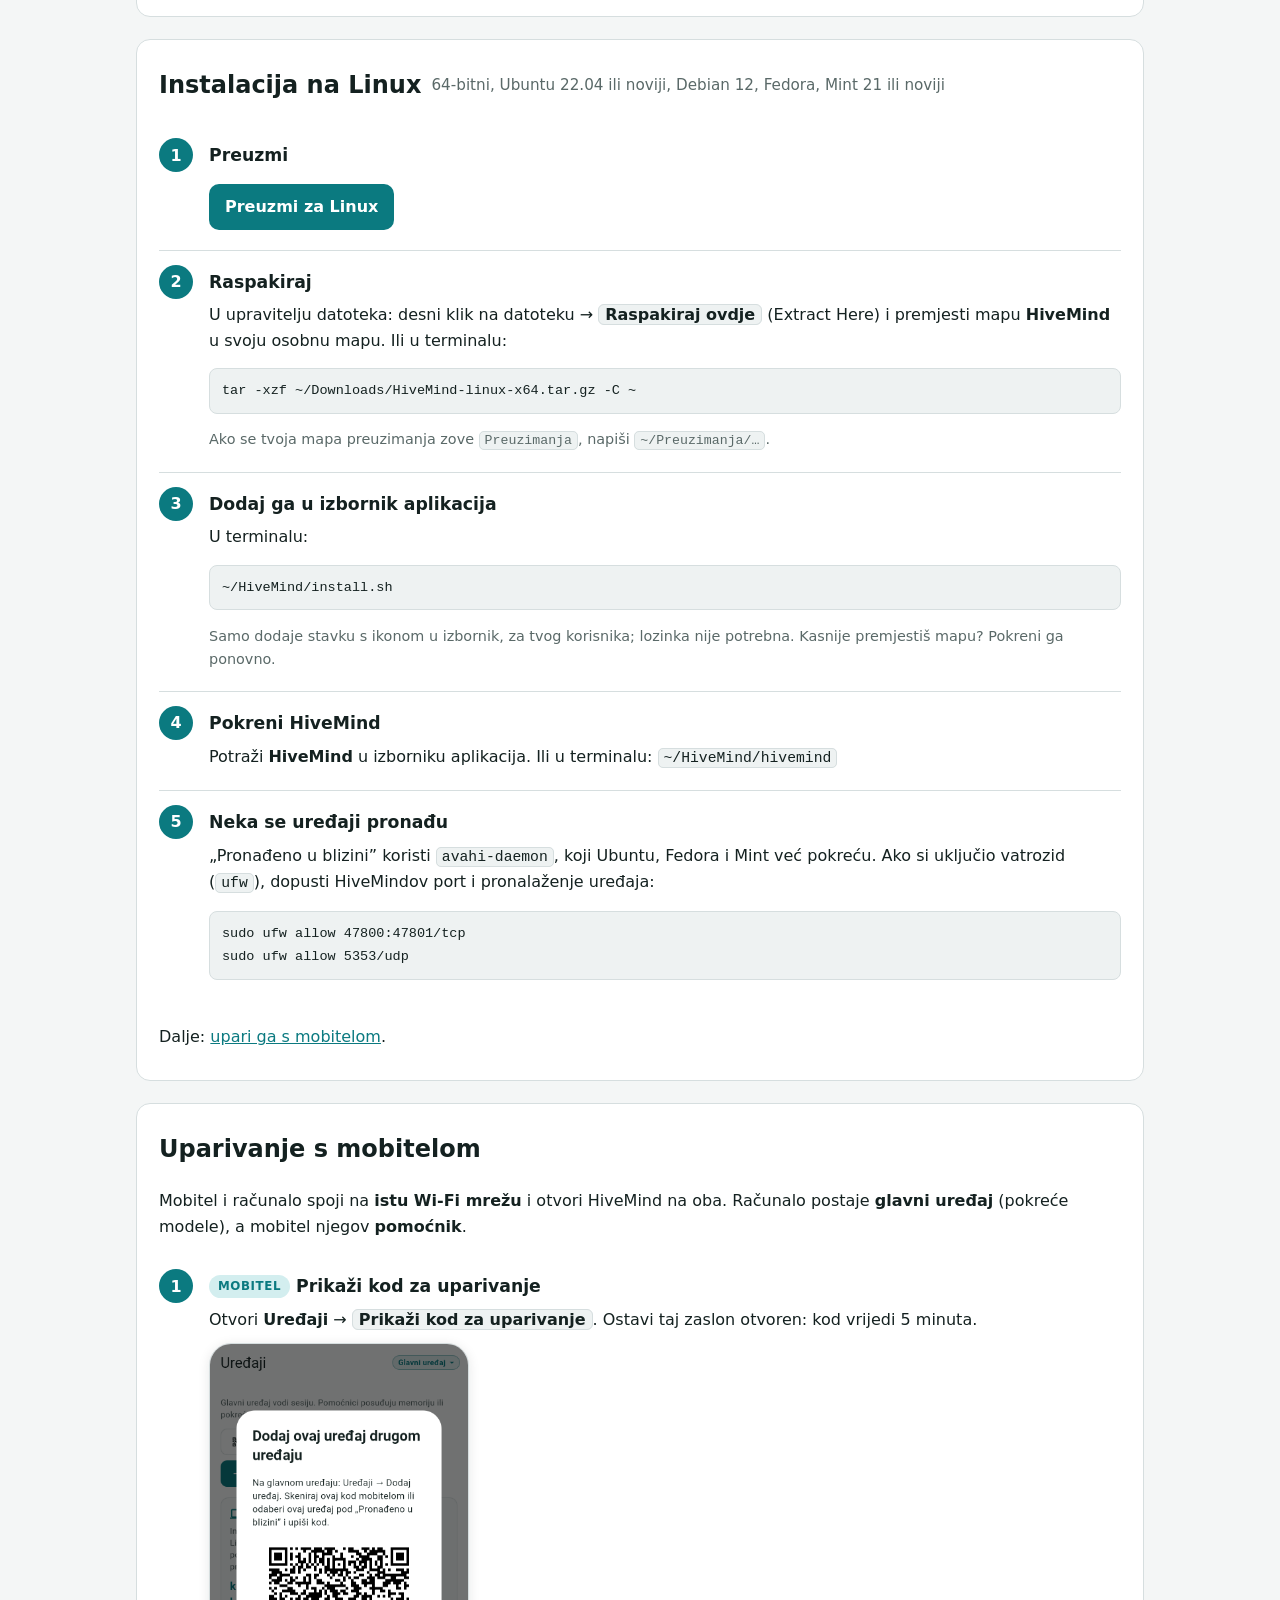
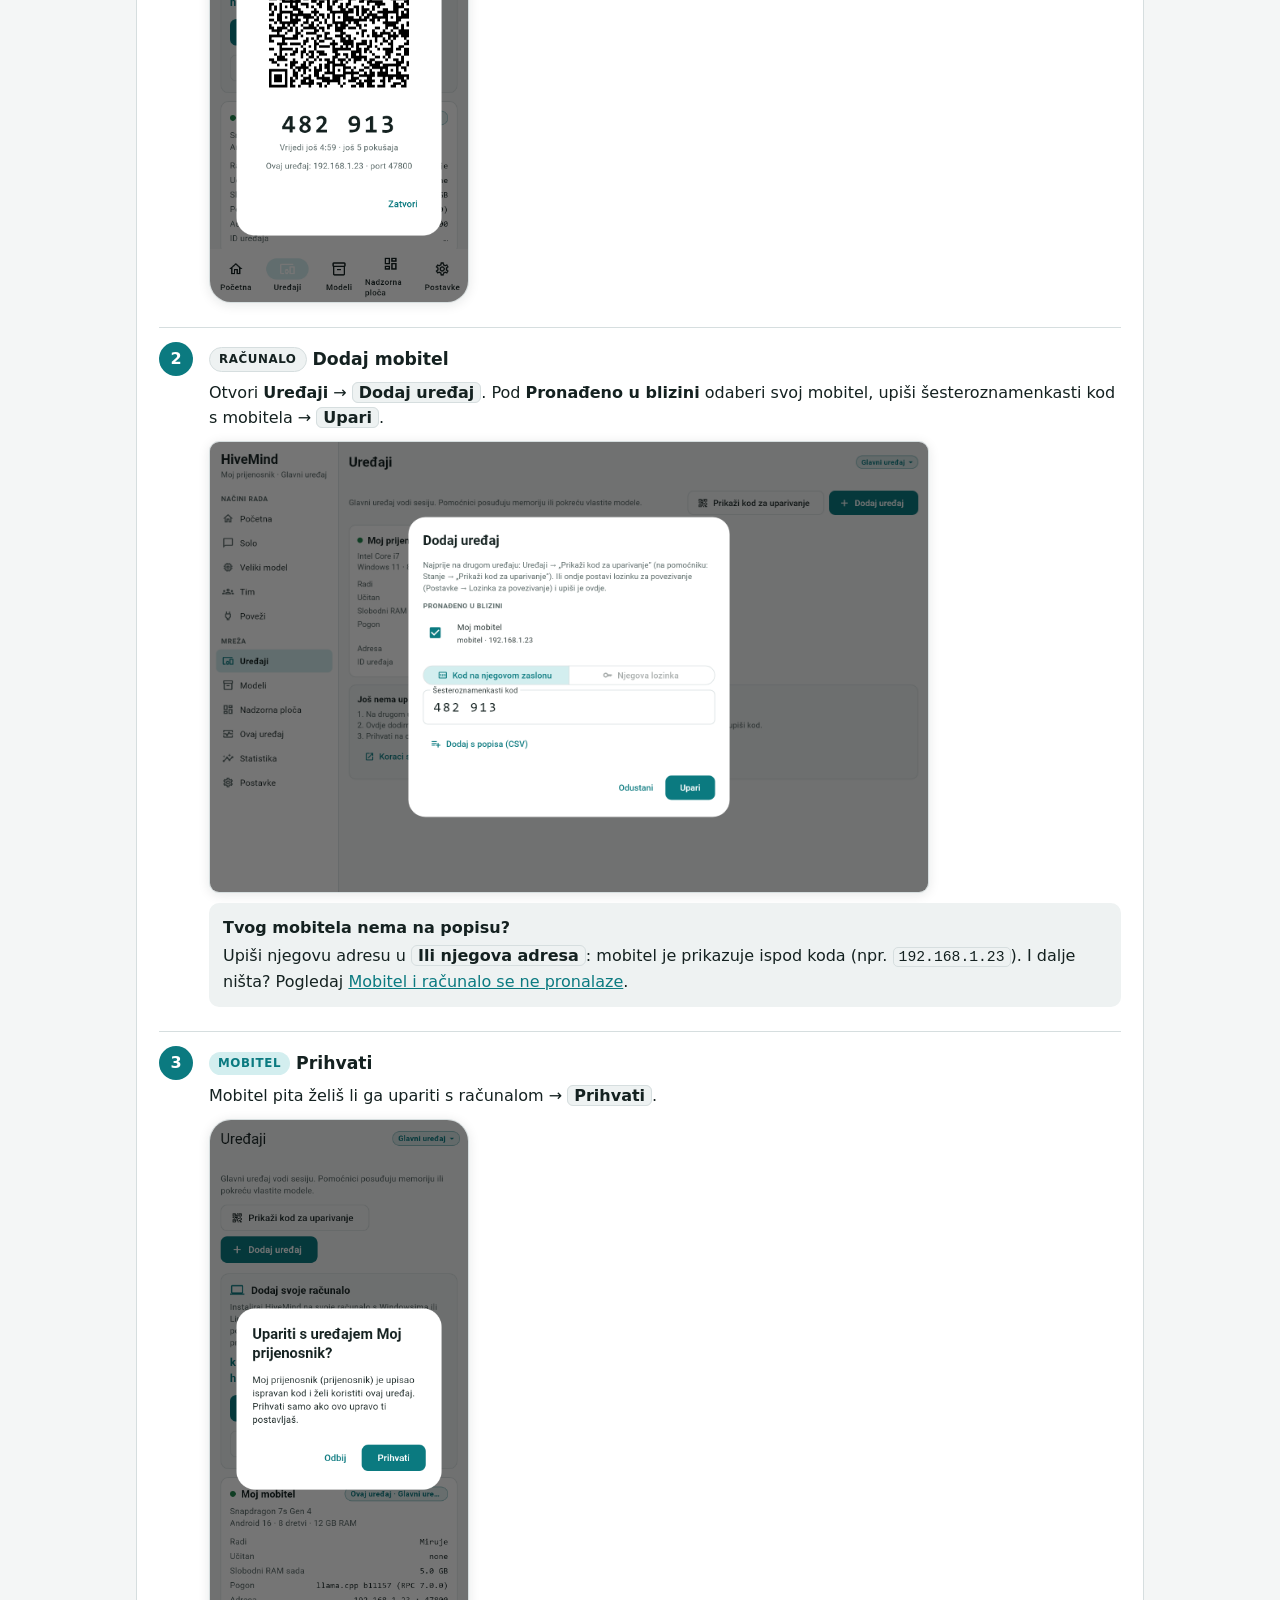
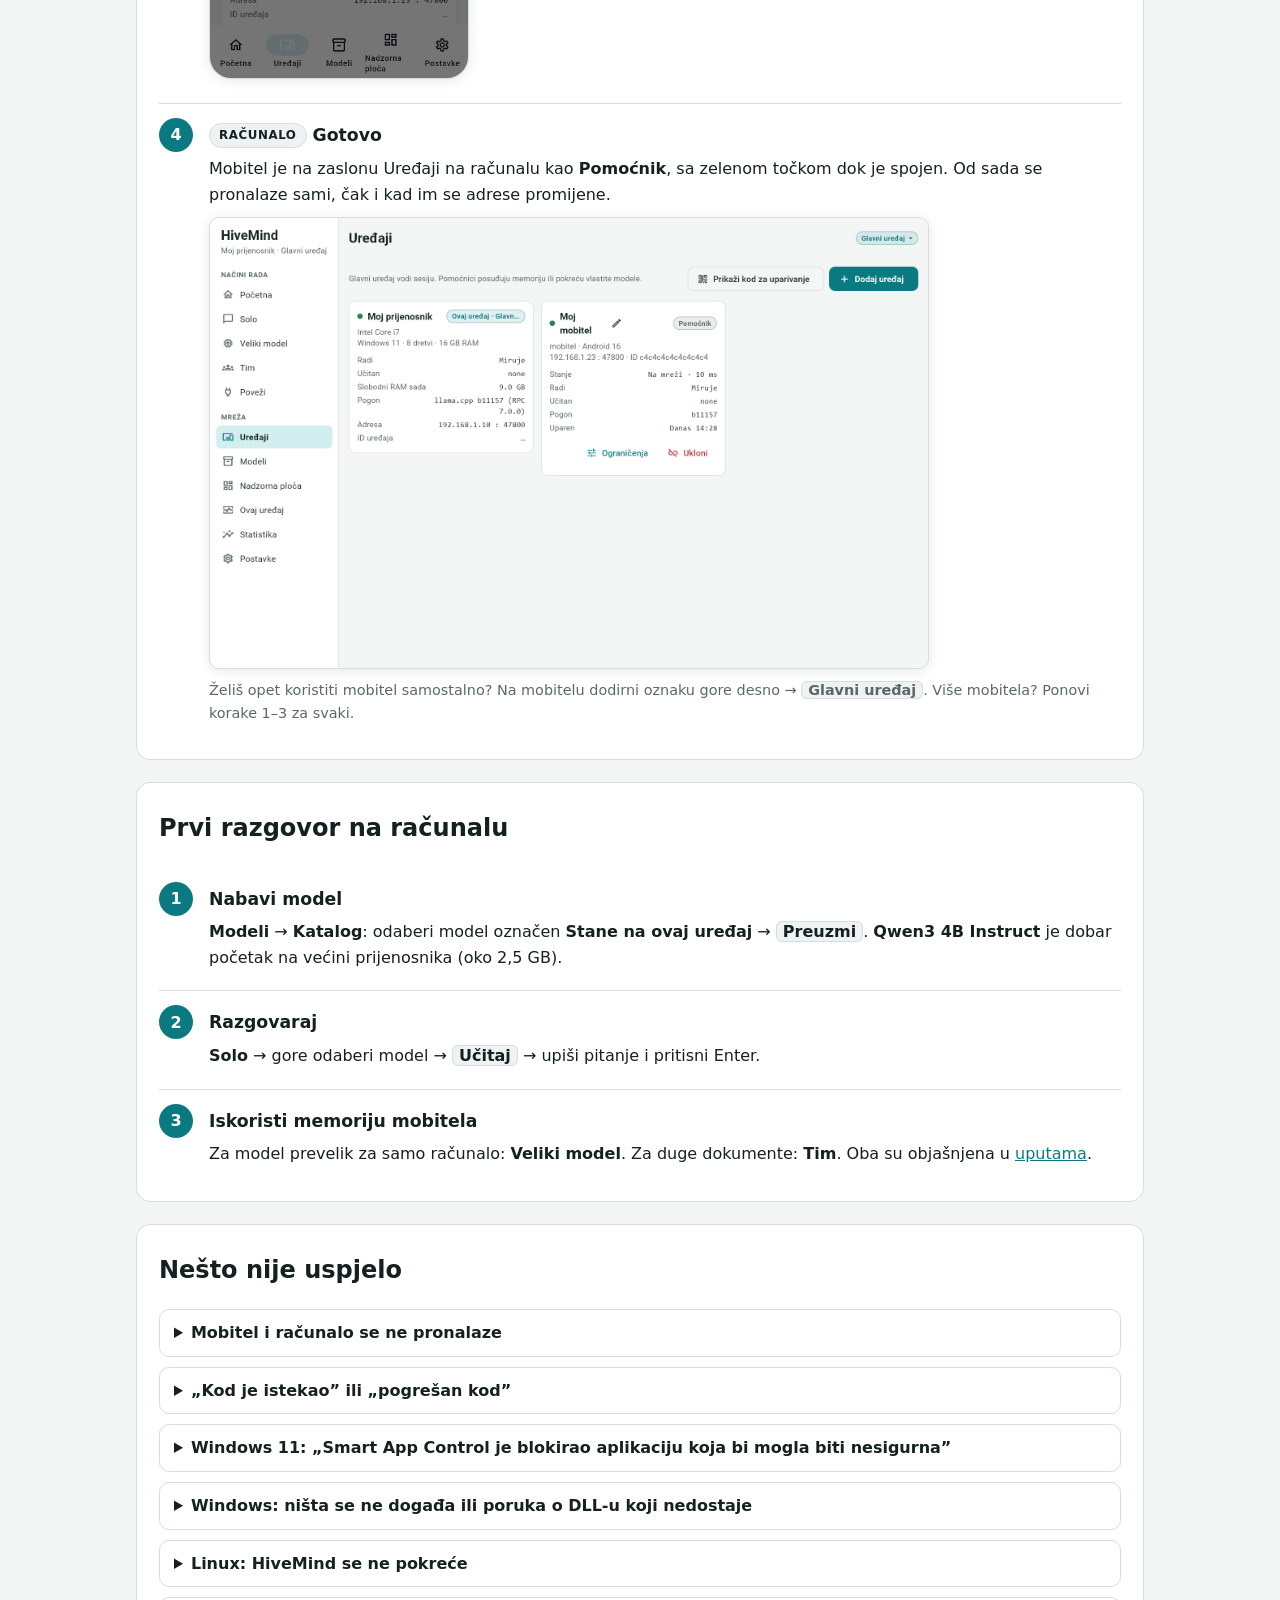
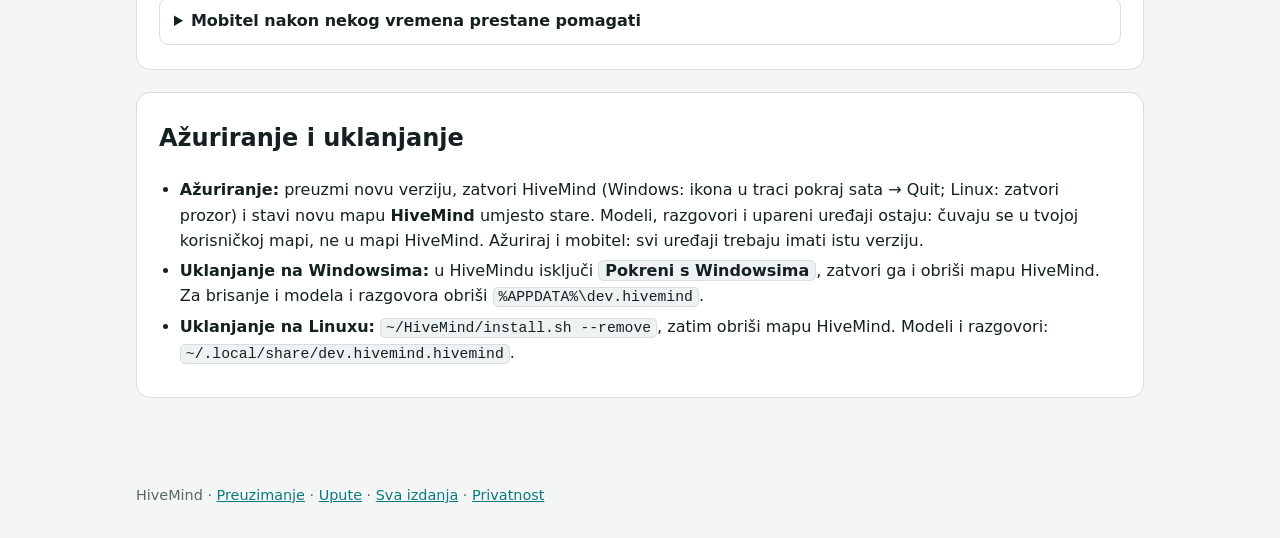
<file: hr/install.html>
<!doctype html>
<html lang="hr" data-repo="kreso19052026/hivemind-apps">
<head>
  <meta charset="utf-8">
  <meta name="viewport" content="width=device-width, initial-scale=1">
  <title>Kako instalirati HiveMind</title>
  <meta name="description" content="Instaliraj HiveMind na Windows ili Linux i upari ga s mobitelom, korak po korak sa slikama.">
  <link rel="icon" href="../img/icon.svg" type="image/svg+xml">
  <link rel="icon" href="../img/icon.png" type="image/png">
  <link rel="stylesheet" href="../style.css">
</head>
<body>
<header class="top"><div class="in">
  <a class="brand" href="./"><img src="../img/icon.svg" alt="">HiveMind</a>
  <nav>
    <a href="./#download">Preuzimanje</a>
    <a href="install.html">Kako instalirati</a>
    <a href="guide.html">Upute</a>
    <a href="../install.html" lang="en">English</a>
  </nav>
</div></header>

<main>
  <h1>Kako instalirati HiveMind na računalo</h1>
  <p class="muted">Oko 10 minuta. Trebaju ti računalo, mobitel s HiveMindom i jedna Wi‑Fi mreža za oba.</p>
  <p class="small muted">Nazivi u sustavu Windows navedeni su hrvatski, a u zagradi engleski, ako ti je Windows na engleskom.</p>
  <div class="tabs">
    <a href="#windows">1 · Instalacija na Windows</a>
    <a href="#linux">1 · Instalacija na Linux</a>
    <a href="#pair">2 · Uparivanje s mobitelom</a>
    <a href="#first-chat">3 · Prvi razgovor</a>
    <a href="#trouble">Nešto nije uspjelo</a>
  </div>

  <!-- ============================================================ Windows -->
  <section class="part" id="windows">
    <h2>Instalacija na Windows <span class="muted">Windows 10 ili 11, 64-bitni</span></h2>
    <ol class="steps">
      <li>
        <h3>Preuzmi</h3>
        <p><a class="btn" href="https://github.com/kreso19052026/hivemind-apps/releases/latest/download/HiveMind-windows-x64.zip">Preuzmi za Windows</a> <span class="muted small" data-size="HiveMind-windows-x64.zip"></span></p>
        <p class="small muted">Ako preglednik kaže da se datoteka „ne preuzima često”: otvori popis preuzimanja, klikni <span class="ui">…</span> pokraj datoteke → <span class="ui">Zadrži</span> (Keep); Edge još pita <span class="ui">Svejedno zadrži</span> (Keep anyway).</p>
      </li>
      <li>
        <h3>Deblokiraj zip (preporučeno)</h3>
        <p>Otvori mapu <b>Preuzimanja</b> (Downloads). Desni klik na <code>HiveMind-windows-x64.zip</code> → <span class="ui">Svojstva</span> (Properties). Na dnu označi <span class="ui">Deblokiraj</span> (Unblock) → <span class="ui">U redu</span>.</p>
        <p class="small muted">Tako izbjegneš plavo upozorenje pri pokretanju. Nema kvadratića „Deblokiraj”? Preskoči ovaj korak.</p>
      </li>
      <li>
        <h3>Raspakiraj</h3>
        <p>Desni klik na zip → <span class="ui">Izdvoji sve…</span> (Extract All) → odaberi mjesto koje ćeš lako naći, npr. <b>Dokumenti</b> → <span class="ui">Izdvoji</span> (Extract).</p>
        <p class="small muted">Ne pokreći HiveMind iznutra zipa: trebaju mu datoteke pokraj njega.</p>
      </li>
      <li>
        <h3>Pokreni HiveMind</h3>
        <p>Otvori mapu <b>HiveMind</b> i dvaput klikni <code>hivemind.exe</code>.</p>
        <div class="box"><b>„Windows je zaštitio vaše računalo” (Windows protected your PC)?</b>Klikni <span class="ui">Više informacija</span> (More info) → <span class="ui">Svejedno pokreni</span> (Run anyway). Windows to prikazuje za nove programe koji još nisu potpisani. Pojavi se samo jednom.</div>
        <div class="box"><b>„Pametna kontrola aplikacija je blokirala aplikaciju” (Smart App Control)?</b>Pogledaj <a href="#smart-app-control">Smart App Control</a> niže.</div>
      </li>
      <li>
        <h3>Dopusti mu kućnu mrežu</h3>
        <p>Windows jednom pita: označi <span class="ui">Privatne mreže</span> (Private networks) → <span class="ui">Dopusti pristup</span> (Allow access). Tako ga mobitel može pronaći. „Javne mreže” (Public networks) ostavi neoznačene.</p>
        <p class="small muted">Pitanje se može pojaviti tek kad HiveMind prvi put traži uređaje (korak 2 niže).</p>
      </li>
      <li>
        <h3>Lakše idući put (po želji)</h3>
        <p>Desni klik na <code>hivemind.exe</code> → <span class="ui">Prikvači na Start</span> (Pin to Start; na Windowsima 11 najprije <span class="ui">Prikaži više mogućnosti</span>), ili <span class="ui">Pošalji u</span> → <span class="ui">Radna površina (stvori prečac)</span>. U HiveMindu <b>Postavke</b> → <span class="ui">Pokreni s Windowsima</span> drži ga spremnim u traci pokraj sata.</p>
      </li>
    </ol>
    <p>Dalje: <a href="#pair">upari ga s mobitelom</a>.</p>
  </section>

  <!-- ============================================================ Linux -->
  <section class="part" id="linux">
    <h2>Instalacija na Linux <span class="muted">64-bitni, Ubuntu 22.04 ili noviji, Debian 12, Fedora, Mint 21 ili noviji</span></h2>
    <ol class="steps">
      <li>
        <h3>Preuzmi</h3>
        <p><a class="btn" href="https://github.com/kreso19052026/hivemind-apps/releases/latest/download/HiveMind-linux-x64.tar.gz">Preuzmi za Linux</a> <span class="muted small" data-size="HiveMind-linux-x64.tar.gz"></span></p>
      </li>
      <li>
        <h3>Raspakiraj</h3>
        <p>U upravitelju datoteka: desni klik na datoteku → <span class="ui">Raspakiraj ovdje</span> (Extract Here) i premjesti mapu <b>HiveMind</b> u svoju osobnu mapu. Ili u terminalu:</p>
        <pre><code>tar -xzf ~/Downloads/HiveMind-linux-x64.tar.gz -C ~</code></pre>
        <p class="small muted">Ako se tvoja mapa preuzimanja zove <code>Preuzimanja</code>, napiši <code>~/Preuzimanja/…</code>.</p>
      </li>
      <li>
        <h3>Dodaj ga u izbornik aplikacija</h3>
        <p>U terminalu:</p>
        <pre><code>~/HiveMind/install.sh</code></pre>
        <p class="small muted">Samo dodaje stavku s ikonom u izbornik, za tvog korisnika; lozinka nije potrebna. Kasnije premjestiš mapu? Pokreni ga ponovno.</p>
      </li>
      <li>
        <h3>Pokreni HiveMind</h3>
        <p>Potraži <b>HiveMind</b> u izborniku aplikacija. Ili u terminalu: <code>~/HiveMind/hivemind</code></p>
      </li>
      <li>
        <h3>Neka se uređaji pronađu</h3>
        <p>„Pronađeno u blizini” koristi <code>avahi-daemon</code>, koji Ubuntu, Fedora i Mint već pokreću. Ako si uključio vatrozid (<code>ufw</code>), dopusti HiveMindov port i pronalaženje uređaja:</p>
        <pre><code>sudo ufw allow 47800:47801/tcp
sudo ufw allow 5353/udp</code></pre>
      </li>
    </ol>
    <p>Dalje: <a href="#pair">upari ga s mobitelom</a>.</p>
  </section>

  <!-- ============================================================ Pairing -->
  <section class="part" id="pair">
    <h2>Uparivanje s mobitelom</h2>
    <p>Mobitel i računalo spoji na <b>istu Wi‑Fi mrežu</b> i otvori HiveMind na oba. Računalo postaje <b>glavni uređaj</b> (pokreće modele), a mobitel njegov <b>pomoćnik</b>.</p>
    <ol class="steps">
      <li>
        <h3><span class="who phone">Mobitel</span>Prikaži kod za uparivanje</h3>
        <p>Otvori <b>Uređaji</b> → <span class="ui">Prikaži kod za uparivanje</span>. Ostavi taj zaslon otvoren: kod vrijedi 5 minuta.</p>
        <figure><a href="../img/hr/phone-pairing-code.png" title="Otvori u punoj veličini"><img class="shot phone" src="../img/hr/phone-pairing-code.png" alt="Mobitel prikazuje QR kod i šesteroznamenkasti kod 482 913." loading="lazy" width="780" height="1688"></a></figure>
      </li>
      <li>
        <h3><span class="who pc">Računalo</span>Dodaj mobitel</h3>
        <p>Otvori <b>Uređaji</b> → <span class="ui">Dodaj uređaj</span>. Pod <b>Pronađeno u blizini</b> odaberi svoj mobitel, upiši šesteroznamenkasti kod s mobitela → <span class="ui">Upari</span>.</p>
        <figure><a href="../img/hr/computer-add-device.png" title="Otvori u punoj veličini"><img class="shot pc" src="../img/hr/computer-add-device.png" alt="Na računalu: Dodaj uređaj, mobitel odabran pod Pronađeno u blizini, kod upisan." loading="lazy" width="1770" height="1110"></a></figure>
        <div class="box"><b>Tvog mobitela nema na popisu?</b>Upiši njegovu adresu u <span class="ui">Ili njegova adresa</span>: mobitel je prikazuje ispod koda (npr. <code>192.168.1.23</code>). I dalje ništa? Pogledaj <a href="#not-found">Mobitel i računalo se ne pronalaze</a>.</div>
      </li>
      <li>
        <h3><span class="who phone">Mobitel</span>Prihvati</h3>
        <p>Mobitel pita želiš li ga upariti s računalom → <span class="ui">Prihvati</span>.</p>
        <figure><a href="../img/hr/phone-accept.png" title="Otvori u punoj veličini"><img class="shot phone" src="../img/hr/phone-accept.png" alt="Mobitel pita: Upariti s uređajem Moj prijenosnik? Prihvati ili Odbij." loading="lazy" width="780" height="1688"></a></figure>
      </li>
      <li>
        <h3><span class="who pc">Računalo</span>Gotovo</h3>
        <p>Mobitel je na zaslonu Uređaji na računalu kao <b>Pomoćnik</b>, sa zelenom točkom dok je spojen. Od sada se pronalaze sami, čak i kad im se adrese promijene.</p>
        <figure><a href="../img/hr/computer-paired.png" title="Otvori u punoj veličini"><img class="shot pc" src="../img/hr/computer-paired.png" alt="Zaslon Uređaji na računalu: Moj prijenosnik (ovaj uređaj, glavni) i Moj mobitel (pomoćnik, spojen)." loading="lazy" width="1770" height="1110"></a></figure>
        <p class="small muted">Želiš opet koristiti mobitel samostalno? Na mobitelu dodirni oznaku gore desno → <span class="ui">Glavni uređaj</span>. Više mobitela? Ponovi korake 1–3 za svaki.</p>
      </li>
    </ol>
  </section>

  <!-- ============================================================ First chat -->
  <section class="part" id="first-chat">
    <h2>Prvi razgovor na računalu</h2>
    <ol class="steps">
      <li><h3>Nabavi model</h3><p><b>Modeli</b> → <b>Katalog</b>: odaberi model označen <b>Stane na ovaj uređaj</b> → <span class="ui">Preuzmi</span>. <b>Qwen3 4B Instruct</b> je dobar početak na većini prijenosnika (oko 2,5 GB).</p></li>
      <li><h3>Razgovaraj</h3><p><b>Solo</b> → gore odaberi model → <span class="ui">Učitaj</span> → upiši pitanje i pritisni Enter.</p></li>
      <li><h3>Iskoristi memoriju mobitela</h3><p>Za model prevelik za samo računalo: <b>Veliki model</b>. Za duge dokumente: <b>Tim</b>. Oba su objašnjena u <a href="guide.html">uputama</a>.</p></li>
    </ol>
  </section>

  <!-- ============================================================ Troubleshooting -->
  <section class="part" id="trouble">
    <h2>Nešto nije uspjelo</h2>

    <details id="not-found">
      <summary>Mobitel i računalo se ne pronalaze</summary>
      <ul>
        <li>Oba na <b>istoj Wi‑Fi mreži</b>, ne na mreži za goste, i HiveMind otvoren na oba.</li>
        <li><b>Windows:</b> tvoja Wi‑Fi mreža mora biti <b>privatna</b>: Postavke → Mreža i internet → Wi‑Fi → tvoja mreža → <span class="ui">Privatna mreža</span> (Private network).</li>
        <li><b>Windows:</b> ako si kliknuo „Odustani” kad je Windows pitao za mrežu: Sigurnost sustava Windows → Vatrozid i zaštita mreže → <span class="ui">Dopusti aplikaciju kroz vatrozid</span> (Allow an app through firewall) → <span class="ui">Promijeni postavke</span> → označi <b>Privatno</b> pokraj svake stavke <b>hivemind</b> → U redu.</li>
        <li><b>Linux:</b> naredbe za <code>ufw</code> iz <a href="#linux">5. koraka</a>.</li>
        <li>Umjesto „Pronađeno u blizini” upiši adresu mobitela (prikazana je ispod koda za uparivanje).</li>
        <li>Neki usmjerivači (routeri) drže uređaje odvojeno („AP isolation” ili „client isolation”); isključi to u usmjerivaču ili koristi drugu mrežu.</li>
      </ul>
    </details>

    <details>
      <summary>„Kod je istekao” ili „pogrešan kod”</summary>
      <p>Kod vrijedi 5 minuta i 5 pokušaja. Na mobitelu dodirni <span class="ui">Prikaži novi kod</span> i upiši novi.</p>
    </details>

    <details id="smart-app-control">
      <summary>Windows 11: „Smart App Control je blokirao aplikaciju koja bi mogla biti nesigurna”</summary>
      <p>Smart App Control (Pametna kontrola aplikacija) blokira svaki program koji nije potpisan i nema „svejedno pokreni” za jedan program. HiveMind još nije potpisan. Možeš:</p>
      <ul>
        <li>pričekati potpisanu verziju HiveMinda (Microsoft Store), ili</li>
        <li>isključiti Smart App Control: Sigurnost sustava Windows → Kontrola aplikacija i preglednika → postavke za Smart App Control → <span class="ui">Isključeno</span> (Off). Na nekim verzijama Windowsa ne može se ponovno uključiti bez ponovne instalacije Windowsa, pa dobro razmisli.</li>
      </ul>
    </details>

    <details>
      <summary>Windows: ništa se ne događa ili poruka o DLL-u koji nedostaje</summary>
      <p>Provjeri jesi li raspakirao cijeli zip (3. korak) i pokrećeš li <code>hivemind.exe</code> iz raspakirane mape <b>HiveMind</b>. Ako je antivirusni program premjestio datoteku u karantenu (npr. <code>llama-server.exe</code>, AI pogon), vrati je i dopusti.</p>
    </details>

    <details>
      <summary>Linux: HiveMind se ne pokreće</summary>
      <p>Pokreni ga u terminalu da vidiš zašto: <code>~/HiveMind/hivemind</code></p>
      <ul>
        <li>Nedostaje <code>libgtk-3.so.0</code>: <code>sudo apt install libgtk-3-0</code> (Fedora: <code>sudo dnf install gtk3</code>).</li>
        <li>Nedostaje <code>libgomp.so.1</code> (model se ne učitava): <code>sudo apt install libgomp1</code> (Fedora: <code>sudo dnf install libgomp</code>).</li>
        <li><code>GLIBC_2.34 not found</code>: tvoj Linux je prestar (npr. Ubuntu 20.04). Potreban je Ubuntu 22.04 ili noviji.</li>
      </ul>
    </details>

    <details>
      <summary>Mobitel nakon nekog vremena prestane pomagati</summary>
      <p>Mnogi mobiteli zaustavljaju aplikacije u pozadini. Na mobitelu HiveMind prikazuje <b>Pomaži i u pozadini</b> s koracima za marku tvog mobitela; napravi ih jednom. Pogledaj <a href="guide.html#phones">Da mobiteli i dalje pomažu</a>.</p>
    </details>
  </section>

  <!-- ============================================================ Update / remove -->
  <section class="part" id="update">
    <h2>Ažuriranje i uklanjanje</h2>
    <ul>
      <li><b>Ažuriranje:</b> preuzmi novu verziju, zatvori HiveMind (Windows: ikona u traci pokraj sata → Quit; Linux: zatvori prozor) i stavi novu mapu <b>HiveMind</b> umjesto stare. Modeli, razgovori i upareni uređaji ostaju: čuvaju se u tvojoj korisničkoj mapi, ne u mapi HiveMind. Ažuriraj i mobitel: svi uređaji trebaju imati istu verziju.</li>
      <li><b>Uklanjanje na Windowsima:</b> u HiveMindu isključi <span class="ui">Pokreni s Windowsima</span>, zatvori ga i obriši mapu HiveMind. Za brisanje i modela i razgovora obriši <code>%APPDATA%\dev.hivemind</code>.</li>
      <li><b>Uklanjanje na Linuxu:</b> <code>~/HiveMind/install.sh --remove</code>, zatim obriši mapu HiveMind. Modeli i razgovori: <code>~/.local/share/dev.hivemind.hivemind</code>.</li>
    </ul>
  </section>
</main>
<footer>HiveMind · <a href="./">Preuzimanje</a> · <a href="guide.html">Upute</a> · <a href="https://github.com/kreso19052026/hivemind-apps/releases">Sva izdanja</a> · <a href="../privacy.html">Privatnost</a></footer>
<script src="../app.js"></script>
</body>
</html>
</file>
<file: style.css>
/* HiveMind website: downloads, "How to install" and the user guide (GitHub Pages). Colors as in the app. */
:root {
  --page: #f4f6f6;
  --card: #ffffff;
  --card2: #eef2f2;
  --line: #d6dedf;
  --text: #142120;
  --muted: #5a6968;
  --accent: #0b7a80;
  --accent-soft: #d3eeef;
  --warn: #a8670a;
  --ok: #21844c;
  --on-accent: #ffffff;
  --shadow: 0 2px 12px rgba(20, 33, 32, .10);
}
@media (prefers-color-scheme: dark) {
  :root {
    --page: #111919;
    --card: #182221;
    --card2: #1e2a29;
    --line: #2a3938;
    --text: #e6eeed;
    --muted: #91a3a1;
    --accent: #3cc3c8;
    --accent-soft: #143a3c;
    --warn: #e6a23a;
    --ok: #4bc17e;
    --on-accent: #0b1414;
    --shadow: 0 2px 12px rgba(0, 0, 0, .45);
  }
}
* { box-sizing: border-box; }
html { scroll-behavior: smooth; }
body {
  margin: 0;
  background: var(--page);
  color: var(--text);
  font: 16px/1.6 system-ui, -apple-system, "Segoe UI", Roboto, "Noto Sans", sans-serif;
}
a { color: var(--accent); }
header.top {
  position: sticky; top: 0; z-index: 2;
  background: var(--card); border-bottom: 1px solid var(--line);
}
header.top .in { max-width: 1040px; margin: 0 auto; padding: 10px 16px; display: flex; gap: 16px; align-items: center; flex-wrap: wrap; }
header.top .brand { font-weight: 700; font-size: 1.15rem; color: var(--text); text-decoration: none; margin-right: auto; }
header.top nav a { text-decoration: none; margin-left: 14px; font-weight: 500; }
main { max-width: 1040px; margin: 0 auto; padding: 24px 16px 64px; }
.hero { padding: 24px 0 8px; }
.hero h1 { font-size: clamp(1.8rem, 4vw, 2.6rem); line-height: 1.2; margin: 0 0 12px; }
.hero p { font-size: 1.1rem; color: var(--muted); max-width: 720px; margin: 0; }
.grid { display: grid; gap: 16px; grid-template-columns: repeat(auto-fit, minmax(280px, 1fr)); margin: 20px 0; }
.card { background: var(--card); border: 1px solid var(--line); border-radius: 12px; padding: 18px; }
.card h3 { margin: 0 0 6px; }
.muted { color: var(--muted); }
.small { font-size: .9rem; }
.btn {
  display: inline-block; background: var(--accent); color: var(--on-accent); text-decoration: none;
  padding: 10px 16px; border-radius: 10px; font-weight: 600; margin: 8px 8px 0 0;
}
.btn.big { padding: 13px 22px; font-size: 1.05rem; }
.btn.secondary { background: transparent; color: var(--accent); border: 1px solid var(--accent); }
.note { background: var(--accent-soft); border-radius: 10px; padding: 12px 14px; margin: 14px 0; }
.warn { border-left: 4px solid var(--warn); background: var(--card2); border-radius: 6px; padding: 10px 14px; margin: 14px 0; }
ol, ul { padding-left: 1.3rem; }
li { margin: 4px 0; }
code, kbd { background: var(--card2); border: 1px solid var(--line); border-radius: 5px; padding: 1px 5px; font-size: .92em; }
.guide { display: grid; grid-template-columns: 230px 1fr; gap: 28px; }
.guide aside { position: sticky; top: 70px; align-self: start; font-size: .95rem; }
.guide aside a { display: block; text-decoration: none; padding: 4px 0; color: var(--muted); }
.guide aside a:hover { color: var(--accent); }
.guide section { scroll-margin-top: 70px; padding-bottom: 8px; border-bottom: 1px solid var(--line); margin-bottom: 20px; }
.guide h2 { margin-top: 8px; }
@media (max-width: 760px) {
  .guide { grid-template-columns: 1fr; }
  .guide aside { position: static; }
  header.top nav a { margin-left: 0; margin-right: 12px; }
}
footer { max-width: 1040px; margin: 0 auto; padding: 0 16px 40px; color: var(--muted); font-size: .9rem; }
#release { min-height: 1.6em; }

/* ---- brand, language switch */
header.top .brand { display: inline-flex; align-items: center; gap: 9px; }
header.top .brand img { width: 30px; height: 30px; border-radius: 8px; }
img { max-width: 100%; height: auto; }

/* ---- start page */
.hero .tag { display: inline-block; font-weight: 600; color: var(--accent); background: var(--accent-soft); border-radius: 999px; padding: 3px 12px; margin-bottom: 12px; font-size: .92rem; }
.os-card { display: flex; flex-direction: column; gap: 6px; }
.os-card h3 { font-size: 1.3rem; }
.os-card .btn { align-self: flex-start; }
.flow { display: grid; gap: 14px; grid-template-columns: repeat(auto-fit, minmax(210px, 1fr)); margin: 18px 0; counter-reset: flow; }
.flow .card { position: relative; padding-top: 50px; }
.flow .card::before {
  counter-increment: flow; content: counter(flow); position: absolute; left: 18px; top: 14px;
  width: 28px; height: 28px; border-radius: 50%; background: var(--accent); color: var(--on-accent);
  display: grid; place-items: center; font-weight: 700; font-size: .95rem;
}
.flow .card h3 { font-size: 1.05rem; }
.where { font-size: .78rem; font-weight: 700; letter-spacing: .05em; text-transform: uppercase; color: var(--accent); }

/* ---- "How to install" */
.tabs { display: flex; gap: 8px; flex-wrap: wrap; margin: 18px 0 6px; }
.tabs a {
  text-decoration: none; font-weight: 600; padding: 8px 16px; border-radius: 999px;
  border: 1px solid var(--line); background: var(--card); color: var(--text);
}
.tabs a:hover { border-color: var(--accent); color: var(--accent); }
.part { background: var(--card); border: 1px solid var(--line); border-radius: 14px; padding: 6px 22px 14px; margin: 22px 0; scroll-margin-top: 70px; }
.part > h2 { display: flex; align-items: center; gap: 10px; flex-wrap: wrap; }
.part > h2 .muted { font-size: .95rem; font-weight: 500; }
ol.steps { list-style: none; padding: 0; margin: 0; counter-reset: step; }
ol.steps > li { position: relative; padding: 14px 0 14px 50px; border-top: 1px solid var(--line); margin: 0; }
ol.steps > li:first-child { border-top: 0; }
ol.steps > li::before {
  counter-increment: step; content: counter(step); position: absolute; left: 0; top: 14px;
  width: 34px; height: 34px; border-radius: 50%; background: var(--accent); color: var(--on-accent);
  display: grid; place-items: center; font-weight: 700;
}
ol.steps h3 { margin: 4px 0 6px; font-size: 1.08rem; }
ol.steps p { margin: 6px 0; }
.ui { font-weight: 600; white-space: nowrap; background: var(--card2); border: 1px solid var(--line); border-radius: 6px; padding: 0 6px; }
.who { display: inline-block; font-size: .74rem; font-weight: 700; letter-spacing: .05em; text-transform: uppercase; padding: 2px 9px; border-radius: 999px; margin-right: 6px; vertical-align: 2px; }
.who.phone { background: var(--accent-soft); color: var(--accent); }
.who.pc { background: var(--card2); color: var(--text); border: 1px solid var(--line); }
.shots { display: flex; gap: 16px; flex-wrap: wrap; align-items: flex-start; margin: 10px 0 4px; }
.shot { display: block; border: 1px solid var(--line); box-shadow: var(--shadow); background: #fff; }
.shot.phone { width: 260px; border-radius: 22px; }
.shot.pc { width: 100%; max-width: 720px; border-radius: 10px; }
figure { margin: 10px 0; }
figcaption { color: var(--muted); font-size: .88rem; margin-top: 6px; }
.box { background: var(--card2); border-radius: 10px; padding: 12px 14px; margin: 10px 0; }
.box b:first-child { display: block; margin-bottom: 2px; }
details { background: var(--card); border: 1px solid var(--line); border-radius: 10px; padding: 10px 14px; margin: 10px 0; }
details summary { cursor: pointer; font-weight: 600; }
details[open] summary { margin-bottom: 6px; }
pre { background: var(--card2); border: 1px solid var(--line); border-radius: 8px; padding: 10px 12px; overflow-x: auto; font-size: .92em; }
pre code { background: none; border: 0; padding: 0; }
@media (max-width: 760px) {
  .part { padding: 4px 14px 10px; }
  ol.steps > li { padding-left: 44px; }
  .shot.phone { width: 220px; }
}
</file>
